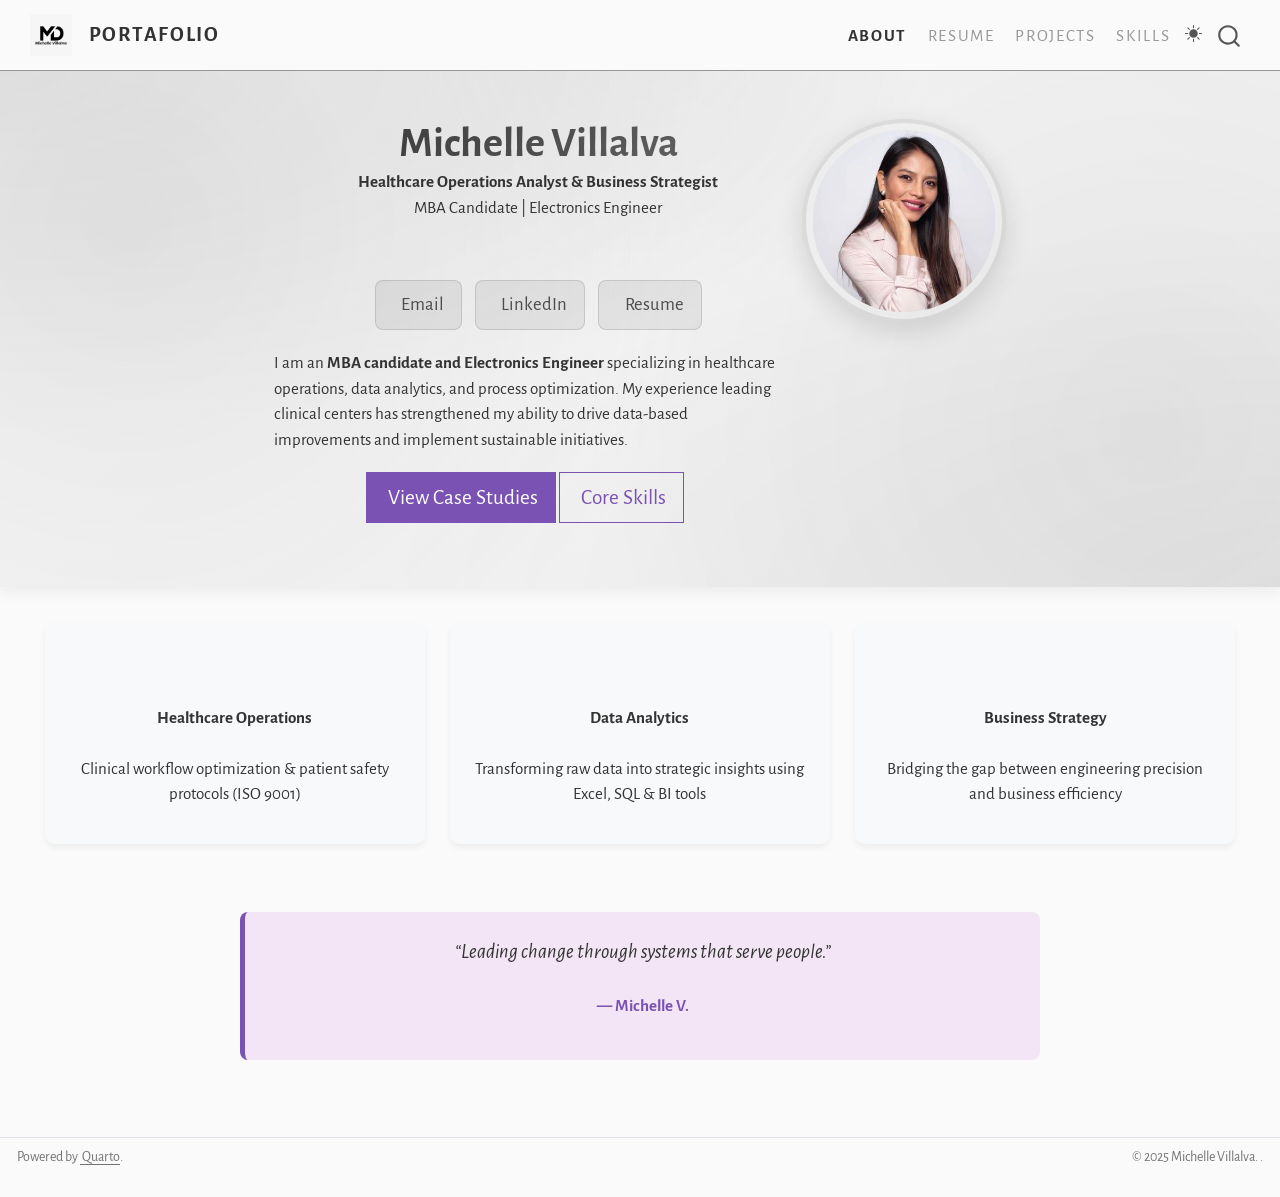
<file: index.html>
<!DOCTYPE html>
<html xmlns="http://www.w3.org/1999/xhtml" lang="en-GB" xml:lang="en-GB"><head>

<meta charset="utf-8">
<meta name="generator" content="quarto-1.8.25">

<meta name="viewport" content="width=device-width, initial-scale=1.0, user-scalable=yes">


<title>Michelle Villalva – Portafolio</title>
<style>
code{white-space: pre-wrap;}
span.smallcaps{font-variant: small-caps;}
div.columns{display: flex; gap: min(4vw, 1.5em);}
div.column{flex: auto; overflow-x: auto;}
div.hanging-indent{margin-left: 1.5em; text-indent: -1.5em;}
ul.task-list{list-style: none;}
ul.task-list li input[type="checkbox"] {
  width: 0.8em;
  margin: 0 0.8em 0.2em -1em; /* quarto-specific, see https://github.com/quarto-dev/quarto-cli/issues/4556 */ 
  vertical-align: middle;
}
</style>


<script src="site_libs/quarto-nav/quarto-nav.js"></script>
<script src="site_libs/quarto-nav/headroom.min.js"></script>
<script src="site_libs/clipboard/clipboard.min.js"></script>
<script src="site_libs/quarto-search/autocomplete.umd.js"></script>
<script src="site_libs/quarto-search/fuse.min.js"></script>
<script src="site_libs/quarto-search/quarto-search.js"></script>
<meta name="quarto:offset" content="./">
<link href="./Images/Logo.png" rel="icon" type="image/png">
<script src="site_libs/quarto-html/quarto.js" type="module"></script>
<script src="site_libs/quarto-html/tabsets/tabsets.js" type="module"></script>
<script src="site_libs/quarto-html/axe/axe-check.js" type="module"></script>
<script src="site_libs/quarto-html/popper.min.js"></script>
<script src="site_libs/quarto-html/tippy.umd.min.js"></script>
<link href="site_libs/quarto-html/tippy.css" rel="stylesheet">
<link href="site_libs/quarto-html/quarto-syntax-highlighting-7b89279ff1a6dce999919e0e67d4d9ec.css" rel="stylesheet" class="quarto-color-scheme" id="quarto-text-highlighting-styles">
<link href="site_libs/quarto-html/quarto-syntax-highlighting-dark-707d8167ce6003fca903bfe2be84ab7f.css" rel="stylesheet" class="quarto-color-scheme quarto-color-alternate" id="quarto-text-highlighting-styles">
<link href="site_libs/quarto-html/quarto-syntax-highlighting-7b89279ff1a6dce999919e0e67d4d9ec.css" rel="stylesheet" class="quarto-color-scheme-extra" id="quarto-text-highlighting-styles">
<script src="site_libs/bootstrap/bootstrap.min.js"></script>
<link href="site_libs/bootstrap/bootstrap-icons.css" rel="stylesheet">
<link href="site_libs/bootstrap/bootstrap-a17136f4d33a9f8bc275bee2c3d867d6.min.css" rel="stylesheet" append-hash="true" class="quarto-color-scheme" id="quarto-bootstrap" data-mode="light">
<link href="site_libs/bootstrap/bootstrap-dark-0ff5d8a0a2c96b8f7d39217c6cf8eadf.min.css" rel="stylesheet" append-hash="true" class="quarto-color-scheme quarto-color-alternate" id="quarto-bootstrap" data-mode="dark">
<link href="site_libs/bootstrap/bootstrap-a17136f4d33a9f8bc275bee2c3d867d6.min.css" rel="stylesheet" append-hash="true" class="quarto-color-scheme-extra" id="quarto-bootstrap" data-mode="light">
<script src="site_libs/quarto-contrib/iconify-3.0.0/iconify-icon.min.js"></script>
<script id="quarto-search-options" type="application/json">{
  "location": "navbar",
  "copy-button": false,
  "collapse-after": 3,
  "panel-placement": "end",
  "type": "overlay",
  "limit": 50,
  "keyboard-shortcut": [
    "f",
    "/",
    "s"
  ],
  "show-item-context": false,
  "language": {
    "search-no-results-text": "No results",
    "search-matching-documents-text": "matching documents",
    "search-copy-link-title": "Copy link to search",
    "search-hide-matches-text": "Hide additional matches",
    "search-more-match-text": "more match in this document",
    "search-more-matches-text": "more matches in this document",
    "search-clear-button-title": "Clear",
    "search-text-placeholder": "",
    "search-detached-cancel-button-title": "Cancel",
    "search-submit-button-title": "Submit",
    "search-label": "Search"
  }
}</script>


<meta property="og:title" content="Michelle Villalva – Portafolio">
<meta property="og:description" content="Healthcare Operations Analyst &amp; Business Strategist  MBA Candidate | Electronics Engineer">
<meta property="og:image" content="https://mdvillalva92-lab.github.io/mvillalva-portafolio/Images/Myself.jpg">
<meta property="og:site_name" content="Portafolio">
<meta name="twitter:title" content="Michelle Villalva – Portafolio">
<meta name="twitter:description" content="Healthcare Operations Analyst &amp; Business Strategist  MBA Candidate | Electronics Engineer">
<meta name="twitter:image" content="https://mdvillalva92-lab.github.io/mvillalva-portafolio/Images/Myself.jpg">
<meta name="twitter:card" content="summary_large_image">
</head>

<body class="nav-fixed fullcontent quarto-light"><script id="quarto-html-before-body" type="application/javascript">
    const toggleBodyColorMode = (bsSheetEl) => {
      const mode = bsSheetEl.getAttribute("data-mode");
      const bodyEl = window.document.querySelector("body");
      if (mode === "dark") {
        bodyEl.classList.add("quarto-dark");
        bodyEl.classList.remove("quarto-light");
      } else {
        bodyEl.classList.add("quarto-light");
        bodyEl.classList.remove("quarto-dark");
      }
    }
    const toggleBodyColorPrimary = () => {
      const bsSheetEl = window.document.querySelector("link#quarto-bootstrap:not([rel=disabled-stylesheet])");
      if (bsSheetEl) {
        toggleBodyColorMode(bsSheetEl);
      }
    }
    const setColorSchemeToggle = (alternate) => {
      const toggles = window.document.querySelectorAll('.quarto-color-scheme-toggle');
      for (let i=0; i < toggles.length; i++) {
        const toggle = toggles[i];
        if (toggle) {
          if (alternate) {
            toggle.classList.add("alternate");
          } else {
            toggle.classList.remove("alternate");
          }
        }
      }
    };
    const toggleColorMode = (alternate) => {
      // Switch the stylesheets
      const primaryStylesheets = window.document.querySelectorAll('link.quarto-color-scheme:not(.quarto-color-alternate)');
      const alternateStylesheets = window.document.querySelectorAll('link.quarto-color-scheme.quarto-color-alternate');
      manageTransitions('#quarto-margin-sidebar .nav-link', false);
      if (alternate) {
        // note: dark is layered on light, we don't disable primary!
        enableStylesheet(alternateStylesheets);
        for (const sheetNode of alternateStylesheets) {
          if (sheetNode.id === "quarto-bootstrap") {
            toggleBodyColorMode(sheetNode);
          }
        }
      } else {
        disableStylesheet(alternateStylesheets);
        enableStylesheet(primaryStylesheets)
        toggleBodyColorPrimary();
      }
      manageTransitions('#quarto-margin-sidebar .nav-link', true);
      // Switch the toggles
      setColorSchemeToggle(alternate)
      // Hack to workaround the fact that safari doesn't
      // properly recolor the scrollbar when toggling (#1455)
      if (navigator.userAgent.indexOf('Safari') > 0 && navigator.userAgent.indexOf('Chrome') == -1) {
        manageTransitions("body", false);
        window.scrollTo(0, 1);
        setTimeout(() => {
          window.scrollTo(0, 0);
          manageTransitions("body", true);
        }, 40);
      }
    }
    const disableStylesheet = (stylesheets) => {
      for (let i=0; i < stylesheets.length; i++) {
        const stylesheet = stylesheets[i];
        stylesheet.rel = 'disabled-stylesheet';
      }
    }
    const enableStylesheet = (stylesheets) => {
      for (let i=0; i < stylesheets.length; i++) {
        const stylesheet = stylesheets[i];
        if(stylesheet.rel !== 'stylesheet') { // for Chrome, which will still FOUC without this check
          stylesheet.rel = 'stylesheet';
        }
      }
    }
    const manageTransitions = (selector, allowTransitions) => {
      const els = window.document.querySelectorAll(selector);
      for (let i=0; i < els.length; i++) {
        const el = els[i];
        if (allowTransitions) {
          el.classList.remove('notransition');
        } else {
          el.classList.add('notransition');
        }
      }
    }
    const isFileUrl = () => {
      return window.location.protocol === 'file:';
    }
    const hasAlternateSentinel = () => {
      let styleSentinel = getColorSchemeSentinel();
      if (styleSentinel !== null) {
        return styleSentinel === "alternate";
      } else {
        return false;
      }
    }
    const setStyleSentinel = (alternate) => {
      const value = alternate ? "alternate" : "default";
      if (!isFileUrl()) {
        window.localStorage.setItem("quarto-color-scheme", value);
      } else {
        localAlternateSentinel = value;
      }
    }
    const getColorSchemeSentinel = () => {
      if (!isFileUrl()) {
        const storageValue = window.localStorage.getItem("quarto-color-scheme");
        return storageValue != null ? storageValue : localAlternateSentinel;
      } else {
        return localAlternateSentinel;
      }
    }
    const toggleGiscusIfUsed = (isAlternate, darkModeDefault) => {
      const baseTheme = document.querySelector('#giscus-base-theme')?.value ?? 'light';
      const alternateTheme = document.querySelector('#giscus-alt-theme')?.value ?? 'dark';
      let newTheme = '';
      if(authorPrefersDark) {
        newTheme = isAlternate ? baseTheme : alternateTheme;
      } else {
        newTheme = isAlternate ? alternateTheme : baseTheme;
      }
      const changeGiscusTheme = () => {
        // From: https://github.com/giscus/giscus/issues/336
        const sendMessage = (message) => {
          const iframe = document.querySelector('iframe.giscus-frame');
          if (!iframe) return;
          iframe.contentWindow.postMessage({ giscus: message }, 'https://giscus.app');
        }
        sendMessage({
          setConfig: {
            theme: newTheme
          }
        });
      }
      const isGiscussLoaded = window.document.querySelector('iframe.giscus-frame') !== null;
      if (isGiscussLoaded) {
        changeGiscusTheme();
      }
    };
    const authorPrefersDark = false;
    const darkModeDefault = authorPrefersDark;
      document.querySelector('link#quarto-text-highlighting-styles.quarto-color-scheme-extra').rel = 'disabled-stylesheet';
      document.querySelector('link#quarto-bootstrap.quarto-color-scheme-extra').rel = 'disabled-stylesheet';
    let localAlternateSentinel = darkModeDefault ? 'alternate' : 'default';
    // Dark / light mode switch
    window.quartoToggleColorScheme = () => {
      // Read the current dark / light value
      let toAlternate = !hasAlternateSentinel();
      toggleColorMode(toAlternate);
      setStyleSentinel(toAlternate);
      toggleGiscusIfUsed(toAlternate, darkModeDefault);
      window.dispatchEvent(new Event('resize'));
    };
    // Switch to dark mode if need be
    if (hasAlternateSentinel()) {
      toggleColorMode(true);
    } else {
      toggleColorMode(false);
    }
  </script>

<div id="quarto-search-results"></div>
  <header id="quarto-header" class="headroom fixed-top">
    <nav class="navbar navbar-expand-lg " data-bs-theme="dark">
      <div class="navbar-container container-fluid">
      <div class="navbar-brand-container mx-auto">
    <a href="./index.html" class="navbar-brand navbar-brand-logo">
    <img src="./Images/Logo.png" alt="Michelle Villalva Logo" class="navbar-logo light-content">
    <img src="./Images/Logo.png" alt="Michelle Villalva Logo" class="navbar-logo dark-content">
    </a>
    <a class="navbar-brand" href="./index.html">
    <span class="navbar-title">PORTAFOLIO</span>
    </a>
  </div>
            <div id="quarto-search" class="" title="Search"></div>
          <button class="navbar-toggler" type="button" data-bs-toggle="collapse" data-bs-target="#navbarCollapse" aria-controls="navbarCollapse" role="menu" aria-expanded="false" aria-label="Toggle navigation" onclick="if (window.quartoToggleHeadroom) { window.quartoToggleHeadroom(); }">
  <span class="navbar-toggler-icon"></span>
</button>
          <div class="collapse navbar-collapse" id="navbarCollapse">
            <ul class="navbar-nav navbar-nav-scroll ms-auto">
  <li class="nav-item">
    <a class="nav-link active" href="./index.html" aria-current="page"> 
<span class="menu-text">About</span></a>
  </li>  
  <li class="nav-item">
    <a class="nav-link" href="./resume.html"> 
<span class="menu-text">Resume</span></a>
  </li>  
  <li class="nav-item">
    <a class="nav-link" href="./projects.html"> 
<span class="menu-text">Projects</span></a>
  </li>  
  <li class="nav-item">
    <a class="nav-link" href="./skills.html"> 
<span class="menu-text">Skills</span></a>
  </li>  
</ul>
          </div> <!-- /navcollapse -->
            <div class="quarto-navbar-tools">
  <a href="" class="quarto-color-scheme-toggle quarto-navigation-tool  px-1" onclick="window.quartoToggleColorScheme(); return false;" title="Toggle dark mode"><i class="bi"></i></a>
</div>
      </div> <!-- /container-fluid -->
    </nav>
</header>
<!-- content -->
<div id="quarto-content" class="quarto-container page-columns page-rows-contents page-layout-article page-navbar">
<!-- sidebar -->
<!-- margin-sidebar -->
    
<!-- main -->
<main class="content page-columns page-full" id="quarto-document-content">





<div class="quarto-about-solana column-body">
  <div class="about-entity">
    <div class="entity-contents">
      <header id="title-block-header" class="quarto-title-block default">
<div class="quarto-title">
<h1 class="title">Michelle Villalva</h1>
<p class="subtitle lead"></p><p><strong>Healthcare Operations Analyst &amp; Business Strategist</strong> <br> MBA Candidate | Electronics Engineer</p><p></p>
</div>
<div class="quarto-title-meta">
  </div>
</header> <div class="about-links">
  <a href="mailto:michelle.villalva92@gmail.com" class="about-link" rel="" target="">
     <span class="about-link-text"><iconify-icon role="img" inline="" icon="fa6-solid:envelope" aria-label="Icon envelope from fa6-solid Iconify.design set." title="Icon envelope from fa6-solid Iconify.design set."></iconify-icon> Email</span>
  </a>
  <a href="https://www.linkedin.com/in/mdvillalva1/" class="about-link" rel="" target="">
     <span class="about-link-text"><iconify-icon role="img" inline="" icon="fa6-brands:linkedin" aria-label="Icon linkedin from fa6-brands Iconify.design set." title="Icon linkedin from fa6-brands Iconify.design set."></iconify-icon> LinkedIn</span>
  </a>
  <a href="/Files/Michelle_Villalva_Resume.pdf" class="about-link" rel="" target="_blank">
     <span class="about-link-text"><iconify-icon role="img" inline="" icon="fa6-solid:file-pdf" aria-label="Icon file-pdf from fa6-solid Iconify.design set." title="Icon file-pdf from fa6-solid Iconify.design set."></iconify-icon> Resume</span>
  </a>
</div>
      <div class="about-contents"><div id="hero-heading">
<p>I am an <strong>MBA candidate and Electronics Engineer</strong> specializing in healthcare operations, data analytics, and process optimization. My experience leading clinical centers has strengthened my ability to drive data-based improvements and implement sustainable initiatives.</p>
<div style="display: flex; gap: 15px; justify-content: center; align-items: center; width: 100%; margin-top: 20px; margin-bottom: 30px;">
<p><a href="./projects.html" class="btn btn-primary btn-lg" role="button" style="background-color: #7952b3; border-color: #7952b3;"> <iconify-icon role="img" inline="" icon="fa6-solid:chart-line" aria-label="Icon chart-line from fa6-solid Iconify.design set." title="Icon chart-line from fa6-solid Iconify.design set."></iconify-icon> View Case Studies </a> <a href="./skills.html" class="btn btn-outline-primary btn-lg" role="button" style="color: #7952b3; border-color: #7952b3;"> <iconify-icon role="img" inline="" icon="fa6-solid:layer-group" aria-label="Icon layer-group from fa6-solid Iconify.design set." title="Icon layer-group from fa6-solid Iconify.design set."></iconify-icon> Core Skills </a></p>
</div>
</div></div>
    </div>
    <img src="Images/Myself.jpg" class="about-image
  round " style="height: 12em; width: 12em;">
  </div>
</div>

<div class="column-page">
<div class="grid">
<section id="section" class="level3 g-col-12 g-col-md-4" style="background-color: #f8f9fa; border-radius: 10px; padding: 20px; text-align: center; box-shadow: 0 4px 6px rgba(0,0,0,0.05);">
<h3 data-anchor-id="section"><iconify-icon role="img" inline="" icon="fa6-solid:hospital-user" aria-label="Icon hospital-user from fa6-solid Iconify.design set." title="Icon hospital-user from fa6-solid Iconify.design set."></iconify-icon></h3>
<p><strong>Healthcare Operations</strong> <br><br> Clinical workflow optimization &amp; patient safety protocols (ISO 9001)</p>
</section>
<section id="section-1" class="level3 g-col-12 g-col-md-4" style="background-color: #f8f9fa; border-radius: 10px; padding: 20px; text-align: center; box-shadow: 0 4px 6px rgba(0,0,0,0.05);">
<h3 data-anchor-id="section-1"><iconify-icon role="img" inline="" icon="fa6-solid:database" aria-label="Icon database from fa6-solid Iconify.design set." title="Icon database from fa6-solid Iconify.design set."></iconify-icon></h3>
<p><strong>Data Analytics</strong> <br><br> Transforming raw data into strategic insights using Excel, SQL &amp; BI tools</p>
</section>
<section id="section-2" class="level3 g-col-12 g-col-md-4" style="background-color: #f8f9fa; border-radius: 10px; padding: 20px; text-align: center; box-shadow: 0 4px 6px rgba(0,0,0,0.05);">
<h3 data-anchor-id="section-2"><iconify-icon role="img" inline="" icon="fa6-solid:lightbulb" aria-label="Icon lightbulb from fa6-solid Iconify.design set." title="Icon lightbulb from fa6-solid Iconify.design set."></iconify-icon></h3>
<p><strong>Business Strategy</strong> <br><br> Bridging the gap between engineering precision and business efficiency</p>
</section>
</div>
<p><br><br></p>
<div style="background-color: #f3e5f5; padding: 25px; border-radius: 8px; border-left: 5px solid #7952b3; text-align: center; max-width: 800px; margin: 0 auto;">
<p><span style="font-size: 1.2em; font-style: italic; color: #333;"> “Leading change through systems that serve people.” </span> <br><br> <span style="font-weight: bold; color: #7952b3;">— Michelle V.</span></p>
</div>
</div>




<a onclick="window.scrollTo(0, 0); return false;" role="button" id="quarto-back-to-top"><i class="bi bi-arrow-up"></i> Back to top</a></main> <!-- /main -->
<script id="quarto-html-after-body" type="application/javascript">
  window.document.addEventListener("DOMContentLoaded", function (event) {
    // Ensure there is a toggle, if there isn't float one in the top right
    if (window.document.querySelector('.quarto-color-scheme-toggle') === null) {
      const a = window.document.createElement('a');
      a.classList.add('top-right');
      a.classList.add('quarto-color-scheme-toggle');
      a.href = "";
      a.onclick = function() { try { window.quartoToggleColorScheme(); } catch {} return false; };
      const i = window.document.createElement("i");
      i.classList.add('bi');
      a.appendChild(i);
      window.document.body.appendChild(a);
    }
    setColorSchemeToggle(hasAlternateSentinel())
    const isCodeAnnotation = (el) => {
      for (const clz of el.classList) {
        if (clz.startsWith('code-annotation-')) {                     
          return true;
        }
      }
      return false;
    }
    const onCopySuccess = function(e) {
      // button target
      const button = e.trigger;
      // don't keep focus
      button.blur();
      // flash "checked"
      button.classList.add('code-copy-button-checked');
      var currentTitle = button.getAttribute("title");
      button.setAttribute("title", "Copied!");
      let tooltip;
      if (window.bootstrap) {
        button.setAttribute("data-bs-toggle", "tooltip");
        button.setAttribute("data-bs-placement", "left");
        button.setAttribute("data-bs-title", "Copied!");
        tooltip = new bootstrap.Tooltip(button, 
          { trigger: "manual", 
            customClass: "code-copy-button-tooltip",
            offset: [0, -8]});
        tooltip.show();    
      }
      setTimeout(function() {
        if (tooltip) {
          tooltip.hide();
          button.removeAttribute("data-bs-title");
          button.removeAttribute("data-bs-toggle");
          button.removeAttribute("data-bs-placement");
        }
        button.setAttribute("title", currentTitle);
        button.classList.remove('code-copy-button-checked');
      }, 1000);
      // clear code selection
      e.clearSelection();
    }
    const getTextToCopy = function(trigger) {
      const outerScaffold = trigger.parentElement.cloneNode(true);
      const codeEl = outerScaffold.querySelector('code');
      for (const childEl of codeEl.children) {
        if (isCodeAnnotation(childEl)) {
          childEl.remove();
        }
      }
      return codeEl.innerText;
    }
    const clipboard = new window.ClipboardJS('.code-copy-button:not([data-in-quarto-modal])', {
      text: getTextToCopy
    });
    clipboard.on('success', onCopySuccess);
    if (window.document.getElementById('quarto-embedded-source-code-modal')) {
      const clipboardModal = new window.ClipboardJS('.code-copy-button[data-in-quarto-modal]', {
        text: getTextToCopy,
        container: window.document.getElementById('quarto-embedded-source-code-modal')
      });
      clipboardModal.on('success', onCopySuccess);
    }
    const viewSource = window.document.getElementById('quarto-view-source') ||
                       window.document.getElementById('quarto-code-tools-source');
    if (viewSource) {
      const sourceUrl = viewSource.getAttribute("data-quarto-source-url");
      viewSource.addEventListener("click", function(e) {
        if (sourceUrl) {
          // rstudio viewer pane
          if (/\bcapabilities=\b/.test(window.location)) {
            window.open(sourceUrl);
          } else {
            window.location.href = sourceUrl;
          }
        } else {
          const modal = new bootstrap.Modal(document.getElementById('quarto-embedded-source-code-modal'));
          modal.show();
        }
        return false;
      });
    }
    function toggleCodeHandler(show) {
      return function(e) {
        const detailsSrc = window.document.querySelectorAll(".cell > details > .sourceCode");
        for (let i=0; i<detailsSrc.length; i++) {
          const details = detailsSrc[i].parentElement;
          if (show) {
            details.open = true;
          } else {
            details.removeAttribute("open");
          }
        }
        const cellCodeDivs = window.document.querySelectorAll(".cell > .sourceCode");
        const fromCls = show ? "hidden" : "unhidden";
        const toCls = show ? "unhidden" : "hidden";
        for (let i=0; i<cellCodeDivs.length; i++) {
          const codeDiv = cellCodeDivs[i];
          if (codeDiv.classList.contains(fromCls)) {
            codeDiv.classList.remove(fromCls);
            codeDiv.classList.add(toCls);
          } 
        }
        return false;
      }
    }
    const hideAllCode = window.document.getElementById("quarto-hide-all-code");
    if (hideAllCode) {
      hideAllCode.addEventListener("click", toggleCodeHandler(false));
    }
    const showAllCode = window.document.getElementById("quarto-show-all-code");
    if (showAllCode) {
      showAllCode.addEventListener("click", toggleCodeHandler(true));
    }
      var localhostRegex = new RegExp(/^(?:http|https):\/\/localhost\:?[0-9]*\//);
      var mailtoRegex = new RegExp(/^mailto:/);
        var filterRegex = new RegExp("https:\/\/mdvillalva92-lab\.github\.io\/mvillalva-portafolio\/");
      var isInternal = (href) => {
          return filterRegex.test(href) || localhostRegex.test(href) || mailtoRegex.test(href);
      }
      // Inspect non-navigation links and adorn them if external
     var links = window.document.querySelectorAll('a[href]:not(.nav-link):not(.navbar-brand):not(.toc-action):not(.sidebar-link):not(.sidebar-item-toggle):not(.pagination-link):not(.no-external):not([aria-hidden]):not(.dropdown-item):not(.quarto-navigation-tool):not(.about-link)');
      for (var i=0; i<links.length; i++) {
        const link = links[i];
        if (!isInternal(link.href)) {
          // undo the damage that might have been done by quarto-nav.js in the case of
          // links that we want to consider external
          if (link.dataset.originalHref !== undefined) {
            link.href = link.dataset.originalHref;
          }
            // target, if specified
            link.setAttribute("target", "_blank");
            if (link.getAttribute("rel") === null) {
              link.setAttribute("rel", "noopener");
            }
        }
      }
    function tippyHover(el, contentFn, onTriggerFn, onUntriggerFn) {
      const config = {
        allowHTML: true,
        maxWidth: 500,
        delay: 100,
        arrow: false,
        appendTo: function(el) {
            return el.parentElement;
        },
        interactive: true,
        interactiveBorder: 10,
        theme: 'quarto',
        placement: 'bottom-start',
      };
      if (contentFn) {
        config.content = contentFn;
      }
      if (onTriggerFn) {
        config.onTrigger = onTriggerFn;
      }
      if (onUntriggerFn) {
        config.onUntrigger = onUntriggerFn;
      }
      window.tippy(el, config); 
    }
    const noterefs = window.document.querySelectorAll('a[role="doc-noteref"]');
    for (var i=0; i<noterefs.length; i++) {
      const ref = noterefs[i];
      tippyHover(ref, function() {
        // use id or data attribute instead here
        let href = ref.getAttribute('data-footnote-href') || ref.getAttribute('href');
        try { href = new URL(href).hash; } catch {}
        const id = href.replace(/^#\/?/, "");
        const note = window.document.getElementById(id);
        if (note) {
          return note.innerHTML;
        } else {
          return "";
        }
      });
    }
    const xrefs = window.document.querySelectorAll('a.quarto-xref');
    const processXRef = (id, note) => {
      // Strip column container classes
      const stripColumnClz = (el) => {
        el.classList.remove("page-full", "page-columns");
        if (el.children) {
          for (const child of el.children) {
            stripColumnClz(child);
          }
        }
      }
      stripColumnClz(note)
      if (id === null || id.startsWith('sec-')) {
        // Special case sections, only their first couple elements
        const container = document.createElement("div");
        if (note.children && note.children.length > 2) {
          container.appendChild(note.children[0].cloneNode(true));
          for (let i = 1; i < note.children.length; i++) {
            const child = note.children[i];
            if (child.tagName === "P" && child.innerText === "") {
              continue;
            } else {
              container.appendChild(child.cloneNode(true));
              break;
            }
          }
          if (window.Quarto?.typesetMath) {
            window.Quarto.typesetMath(container);
          }
          return container.innerHTML
        } else {
          if (window.Quarto?.typesetMath) {
            window.Quarto.typesetMath(note);
          }
          return note.innerHTML;
        }
      } else {
        // Remove any anchor links if they are present
        const anchorLink = note.querySelector('a.anchorjs-link');
        if (anchorLink) {
          anchorLink.remove();
        }
        if (window.Quarto?.typesetMath) {
          window.Quarto.typesetMath(note);
        }
        if (note.classList.contains("callout")) {
          return note.outerHTML;
        } else {
          return note.innerHTML;
        }
      }
    }
    for (var i=0; i<xrefs.length; i++) {
      const xref = xrefs[i];
      tippyHover(xref, undefined, function(instance) {
        instance.disable();
        let url = xref.getAttribute('href');
        let hash = undefined; 
        if (url.startsWith('#')) {
          hash = url;
        } else {
          try { hash = new URL(url).hash; } catch {}
        }
        if (hash) {
          const id = hash.replace(/^#\/?/, "");
          const note = window.document.getElementById(id);
          if (note !== null) {
            try {
              const html = processXRef(id, note.cloneNode(true));
              instance.setContent(html);
            } finally {
              instance.enable();
              instance.show();
            }
          } else {
            // See if we can fetch this
            fetch(url.split('#')[0])
            .then(res => res.text())
            .then(html => {
              const parser = new DOMParser();
              const htmlDoc = parser.parseFromString(html, "text/html");
              const note = htmlDoc.getElementById(id);
              if (note !== null) {
                const html = processXRef(id, note);
                instance.setContent(html);
              } 
            }).finally(() => {
              instance.enable();
              instance.show();
            });
          }
        } else {
          // See if we can fetch a full url (with no hash to target)
          // This is a special case and we should probably do some content thinning / targeting
          fetch(url)
          .then(res => res.text())
          .then(html => {
            const parser = new DOMParser();
            const htmlDoc = parser.parseFromString(html, "text/html");
            const note = htmlDoc.querySelector('main.content');
            if (note !== null) {
              // This should only happen for chapter cross references
              // (since there is no id in the URL)
              // remove the first header
              if (note.children.length > 0 && note.children[0].tagName === "HEADER") {
                note.children[0].remove();
              }
              const html = processXRef(null, note);
              instance.setContent(html);
            } 
          }).finally(() => {
            instance.enable();
            instance.show();
          });
        }
      }, function(instance) {
      });
    }
        let selectedAnnoteEl;
        const selectorForAnnotation = ( cell, annotation) => {
          let cellAttr = 'data-code-cell="' + cell + '"';
          let lineAttr = 'data-code-annotation="' +  annotation + '"';
          const selector = 'span[' + cellAttr + '][' + lineAttr + ']';
          return selector;
        }
        const selectCodeLines = (annoteEl) => {
          const doc = window.document;
          const targetCell = annoteEl.getAttribute("data-target-cell");
          const targetAnnotation = annoteEl.getAttribute("data-target-annotation");
          const annoteSpan = window.document.querySelector(selectorForAnnotation(targetCell, targetAnnotation));
          const lines = annoteSpan.getAttribute("data-code-lines").split(",");
          const lineIds = lines.map((line) => {
            return targetCell + "-" + line;
          })
          let top = null;
          let height = null;
          let parent = null;
          if (lineIds.length > 0) {
              //compute the position of the single el (top and bottom and make a div)
              const el = window.document.getElementById(lineIds[0]);
              top = el.offsetTop;
              height = el.offsetHeight;
              parent = el.parentElement.parentElement;
            if (lineIds.length > 1) {
              const lastEl = window.document.getElementById(lineIds[lineIds.length - 1]);
              const bottom = lastEl.offsetTop + lastEl.offsetHeight;
              height = bottom - top;
            }
            if (top !== null && height !== null && parent !== null) {
              // cook up a div (if necessary) and position it 
              let div = window.document.getElementById("code-annotation-line-highlight");
              if (div === null) {
                div = window.document.createElement("div");
                div.setAttribute("id", "code-annotation-line-highlight");
                div.style.position = 'absolute';
                parent.appendChild(div);
              }
              div.style.top = top - 2 + "px";
              div.style.height = height + 4 + "px";
              div.style.left = 0;
              let gutterDiv = window.document.getElementById("code-annotation-line-highlight-gutter");
              if (gutterDiv === null) {
                gutterDiv = window.document.createElement("div");
                gutterDiv.setAttribute("id", "code-annotation-line-highlight-gutter");
                gutterDiv.style.position = 'absolute';
                const codeCell = window.document.getElementById(targetCell);
                const gutter = codeCell.querySelector('.code-annotation-gutter');
                gutter.appendChild(gutterDiv);
              }
              gutterDiv.style.top = top - 2 + "px";
              gutterDiv.style.height = height + 4 + "px";
            }
            selectedAnnoteEl = annoteEl;
          }
        };
        const unselectCodeLines = () => {
          const elementsIds = ["code-annotation-line-highlight", "code-annotation-line-highlight-gutter"];
          elementsIds.forEach((elId) => {
            const div = window.document.getElementById(elId);
            if (div) {
              div.remove();
            }
          });
          selectedAnnoteEl = undefined;
        };
          // Handle positioning of the toggle
      window.addEventListener(
        "resize",
        throttle(() => {
          elRect = undefined;
          if (selectedAnnoteEl) {
            selectCodeLines(selectedAnnoteEl);
          }
        }, 10)
      );
      function throttle(fn, ms) {
      let throttle = false;
      let timer;
        return (...args) => {
          if(!throttle) { // first call gets through
              fn.apply(this, args);
              throttle = true;
          } else { // all the others get throttled
              if(timer) clearTimeout(timer); // cancel #2
              timer = setTimeout(() => {
                fn.apply(this, args);
                timer = throttle = false;
              }, ms);
          }
        };
      }
        // Attach click handler to the DT
        const annoteDls = window.document.querySelectorAll('dt[data-target-cell]');
        for (const annoteDlNode of annoteDls) {
          annoteDlNode.addEventListener('click', (event) => {
            const clickedEl = event.target;
            if (clickedEl !== selectedAnnoteEl) {
              unselectCodeLines();
              const activeEl = window.document.querySelector('dt[data-target-cell].code-annotation-active');
              if (activeEl) {
                activeEl.classList.remove('code-annotation-active');
              }
              selectCodeLines(clickedEl);
              clickedEl.classList.add('code-annotation-active');
            } else {
              // Unselect the line
              unselectCodeLines();
              clickedEl.classList.remove('code-annotation-active');
            }
          });
        }
    const findCites = (el) => {
      const parentEl = el.parentElement;
      if (parentEl) {
        const cites = parentEl.dataset.cites;
        if (cites) {
          return {
            el,
            cites: cites.split(' ')
          };
        } else {
          return findCites(el.parentElement)
        }
      } else {
        return undefined;
      }
    };
    var bibliorefs = window.document.querySelectorAll('a[role="doc-biblioref"]');
    for (var i=0; i<bibliorefs.length; i++) {
      const ref = bibliorefs[i];
      const citeInfo = findCites(ref);
      if (citeInfo) {
        tippyHover(citeInfo.el, function() {
          var popup = window.document.createElement('div');
          citeInfo.cites.forEach(function(cite) {
            var citeDiv = window.document.createElement('div');
            citeDiv.classList.add('hanging-indent');
            citeDiv.classList.add('csl-entry');
            var biblioDiv = window.document.getElementById('ref-' + cite);
            if (biblioDiv) {
              citeDiv.innerHTML = biblioDiv.innerHTML;
            }
            popup.appendChild(citeDiv);
          });
          return popup.innerHTML;
        });
      }
    }
  });
  </script>
</div> <!-- /content -->
<footer class="footer">
  <div class="nav-footer">
    <div class="nav-footer-left">
<p>Powered by <a href="https://quarto.org"><iconify-icon role="img" inline="" icon="simple-icons:quarto" aria-label="Quarto Logo" title="Quarto Logo"></iconify-icon> Quarto</a>.</p>
</div>   
    <div class="nav-footer-center">
      &nbsp;
    </div>
    <div class="nav-footer-right">
<p>© 2025 Michelle Villalva. <iconify-icon role="img" inline="" icon="octicon:heart-fill-16" aria-label="Heart" title="Heart"></iconify-icon>.</p>
</div>
  </div>
</footer>
<script>
  document.querySelectorAll('header#title-block-header div, header#title-block-header p').forEach(function(el) {
    if (!el.textContent.trim()) {
      el.style.display = 'none';
      el.textContent = "";
    }
  });
</script>




</body></html>
</file>
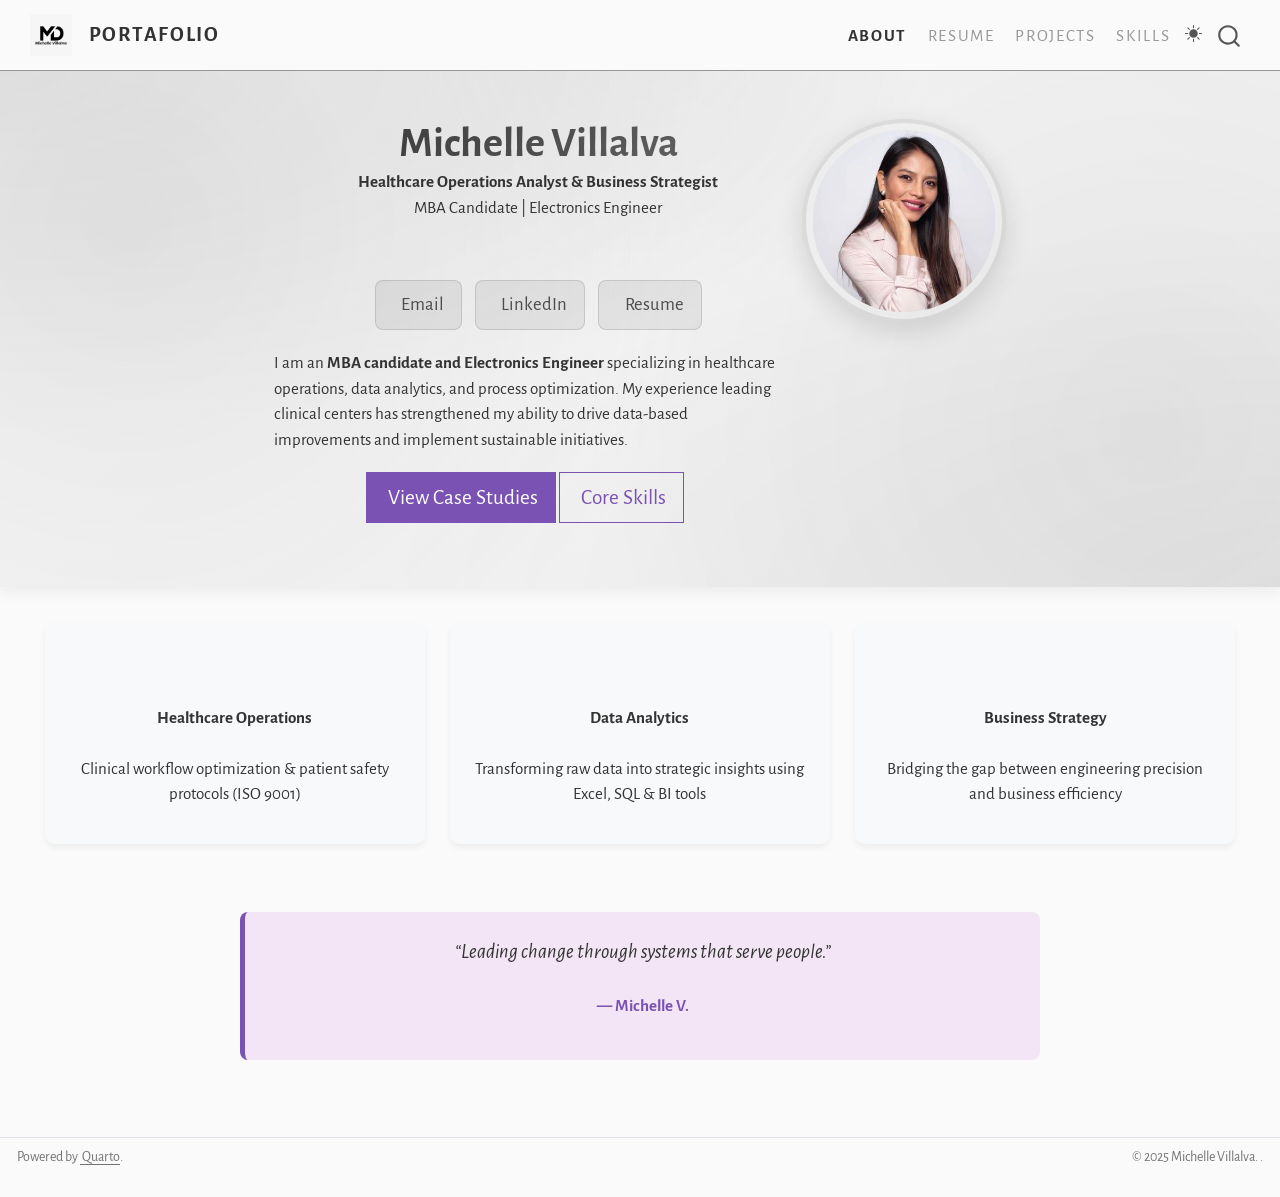
<file: index 2.html>
<!DOCTYPE html>
<html xmlns="http://www.w3.org/1999/xhtml" lang="en-GB" xml:lang="en-GB"><head>

<meta charset="utf-8">
<meta name="generator" content="quarto-1.8.25">

<meta name="viewport" content="width=device-width, initial-scale=1.0, user-scalable=yes">


<title>Michelle Villalva – Portafolio</title>
<style>
code{white-space: pre-wrap;}
span.smallcaps{font-variant: small-caps;}
div.columns{display: flex; gap: min(4vw, 1.5em);}
div.column{flex: auto; overflow-x: auto;}
div.hanging-indent{margin-left: 1.5em; text-indent: -1.5em;}
ul.task-list{list-style: none;}
ul.task-list li input[type="checkbox"] {
  width: 0.8em;
  margin: 0 0.8em 0.2em -1em; /* quarto-specific, see https://github.com/quarto-dev/quarto-cli/issues/4556 */ 
  vertical-align: middle;
}
</style>


<script src="site_libs/quarto-nav/quarto-nav.js"></script>
<script src="site_libs/quarto-nav/headroom.min.js"></script>
<script src="site_libs/clipboard/clipboard.min.js"></script>
<script src="site_libs/quarto-search/autocomplete.umd.js"></script>
<script src="site_libs/quarto-search/fuse.min.js"></script>
<script src="site_libs/quarto-search/quarto-search.js"></script>
<meta name="quarto:offset" content="./">
<link href="./Images/Logo.png" rel="icon" type="image/png">
<script src="site_libs/quarto-html/quarto.js" type="module"></script>
<script src="site_libs/quarto-html/tabsets/tabsets.js" type="module"></script>
<script src="site_libs/quarto-html/axe/axe-check.js" type="module"></script>
<script src="site_libs/quarto-html/popper.min.js"></script>
<script src="site_libs/quarto-html/tippy.umd.min.js"></script>
<link href="site_libs/quarto-html/tippy.css" rel="stylesheet">
<link href="site_libs/quarto-html/quarto-syntax-highlighting-7b89279ff1a6dce999919e0e67d4d9ec.css" rel="stylesheet" class="quarto-color-scheme" id="quarto-text-highlighting-styles">
<link href="site_libs/quarto-html/quarto-syntax-highlighting-dark-707d8167ce6003fca903bfe2be84ab7f.css" rel="stylesheet" class="quarto-color-scheme quarto-color-alternate" id="quarto-text-highlighting-styles">
<link href="site_libs/quarto-html/quarto-syntax-highlighting-7b89279ff1a6dce999919e0e67d4d9ec.css" rel="stylesheet" class="quarto-color-scheme-extra" id="quarto-text-highlighting-styles">
<script src="site_libs/bootstrap/bootstrap.min.js"></script>
<link href="site_libs/bootstrap/bootstrap-icons.css" rel="stylesheet">
<link href="site_libs/bootstrap/bootstrap-a17136f4d33a9f8bc275bee2c3d867d6.min.css" rel="stylesheet" append-hash="true" class="quarto-color-scheme" id="quarto-bootstrap" data-mode="light">
<link href="site_libs/bootstrap/bootstrap-dark-0ff5d8a0a2c96b8f7d39217c6cf8eadf.min.css" rel="stylesheet" append-hash="true" class="quarto-color-scheme quarto-color-alternate" id="quarto-bootstrap" data-mode="dark">
<link href="site_libs/bootstrap/bootstrap-a17136f4d33a9f8bc275bee2c3d867d6.min.css" rel="stylesheet" append-hash="true" class="quarto-color-scheme-extra" id="quarto-bootstrap" data-mode="light">
<script src="site_libs/quarto-contrib/iconify-3.0.0/iconify-icon.min.js"></script>
<script id="quarto-search-options" type="application/json">{
  "location": "navbar",
  "copy-button": false,
  "collapse-after": 3,
  "panel-placement": "end",
  "type": "overlay",
  "limit": 50,
  "keyboard-shortcut": [
    "f",
    "/",
    "s"
  ],
  "show-item-context": false,
  "language": {
    "search-no-results-text": "No results",
    "search-matching-documents-text": "matching documents",
    "search-copy-link-title": "Copy link to search",
    "search-hide-matches-text": "Hide additional matches",
    "search-more-match-text": "more match in this document",
    "search-more-matches-text": "more matches in this document",
    "search-clear-button-title": "Clear",
    "search-text-placeholder": "",
    "search-detached-cancel-button-title": "Cancel",
    "search-submit-button-title": "Submit",
    "search-label": "Search"
  }
}</script>


<meta property="og:title" content="Michelle Villalva – Portafolio">
<meta property="og:description" content="Healthcare Operations Analyst &amp; Business Strategist  MBA Candidate | Electronics Engineer">
<meta property="og:image" content="Images/Myself.jpg">
<meta property="og:site_name" content="Portafolio">
<meta name="twitter:title" content="Michelle Villalva – Portafolio">
<meta name="twitter:description" content="Healthcare Operations Analyst &amp; Business Strategist  MBA Candidate | Electronics Engineer">
<meta name="twitter:image" content="Images/Myself.jpg">
<meta name="twitter:card" content="summary_large_image">
</head>

<body class="nav-fixed fullcontent quarto-light"><script id="quarto-html-before-body" type="application/javascript">
    const toggleBodyColorMode = (bsSheetEl) => {
      const mode = bsSheetEl.getAttribute("data-mode");
      const bodyEl = window.document.querySelector("body");
      if (mode === "dark") {
        bodyEl.classList.add("quarto-dark");
        bodyEl.classList.remove("quarto-light");
      } else {
        bodyEl.classList.add("quarto-light");
        bodyEl.classList.remove("quarto-dark");
      }
    }
    const toggleBodyColorPrimary = () => {
      const bsSheetEl = window.document.querySelector("link#quarto-bootstrap:not([rel=disabled-stylesheet])");
      if (bsSheetEl) {
        toggleBodyColorMode(bsSheetEl);
      }
    }
    const setColorSchemeToggle = (alternate) => {
      const toggles = window.document.querySelectorAll('.quarto-color-scheme-toggle');
      for (let i=0; i < toggles.length; i++) {
        const toggle = toggles[i];
        if (toggle) {
          if (alternate) {
            toggle.classList.add("alternate");
          } else {
            toggle.classList.remove("alternate");
          }
        }
      }
    };
    const toggleColorMode = (alternate) => {
      // Switch the stylesheets
      const primaryStylesheets = window.document.querySelectorAll('link.quarto-color-scheme:not(.quarto-color-alternate)');
      const alternateStylesheets = window.document.querySelectorAll('link.quarto-color-scheme.quarto-color-alternate');
      manageTransitions('#quarto-margin-sidebar .nav-link', false);
      if (alternate) {
        // note: dark is layered on light, we don't disable primary!
        enableStylesheet(alternateStylesheets);
        for (const sheetNode of alternateStylesheets) {
          if (sheetNode.id === "quarto-bootstrap") {
            toggleBodyColorMode(sheetNode);
          }
        }
      } else {
        disableStylesheet(alternateStylesheets);
        enableStylesheet(primaryStylesheets)
        toggleBodyColorPrimary();
      }
      manageTransitions('#quarto-margin-sidebar .nav-link', true);
      // Switch the toggles
      setColorSchemeToggle(alternate)
      // Hack to workaround the fact that safari doesn't
      // properly recolor the scrollbar when toggling (#1455)
      if (navigator.userAgent.indexOf('Safari') > 0 && navigator.userAgent.indexOf('Chrome') == -1) {
        manageTransitions("body", false);
        window.scrollTo(0, 1);
        setTimeout(() => {
          window.scrollTo(0, 0);
          manageTransitions("body", true);
        }, 40);
      }
    }
    const disableStylesheet = (stylesheets) => {
      for (let i=0; i < stylesheets.length; i++) {
        const stylesheet = stylesheets[i];
        stylesheet.rel = 'disabled-stylesheet';
      }
    }
    const enableStylesheet = (stylesheets) => {
      for (let i=0; i < stylesheets.length; i++) {
        const stylesheet = stylesheets[i];
        if(stylesheet.rel !== 'stylesheet') { // for Chrome, which will still FOUC without this check
          stylesheet.rel = 'stylesheet';
        }
      }
    }
    const manageTransitions = (selector, allowTransitions) => {
      const els = window.document.querySelectorAll(selector);
      for (let i=0; i < els.length; i++) {
        const el = els[i];
        if (allowTransitions) {
          el.classList.remove('notransition');
        } else {
          el.classList.add('notransition');
        }
      }
    }
    const isFileUrl = () => {
      return window.location.protocol === 'file:';
    }
    const hasAlternateSentinel = () => {
      let styleSentinel = getColorSchemeSentinel();
      if (styleSentinel !== null) {
        return styleSentinel === "alternate";
      } else {
        return false;
      }
    }
    const setStyleSentinel = (alternate) => {
      const value = alternate ? "alternate" : "default";
      if (!isFileUrl()) {
        window.localStorage.setItem("quarto-color-scheme", value);
      } else {
        localAlternateSentinel = value;
      }
    }
    const getColorSchemeSentinel = () => {
      if (!isFileUrl()) {
        const storageValue = window.localStorage.getItem("quarto-color-scheme");
        return storageValue != null ? storageValue : localAlternateSentinel;
      } else {
        return localAlternateSentinel;
      }
    }
    const toggleGiscusIfUsed = (isAlternate, darkModeDefault) => {
      const baseTheme = document.querySelector('#giscus-base-theme')?.value ?? 'light';
      const alternateTheme = document.querySelector('#giscus-alt-theme')?.value ?? 'dark';
      let newTheme = '';
      if(authorPrefersDark) {
        newTheme = isAlternate ? baseTheme : alternateTheme;
      } else {
        newTheme = isAlternate ? alternateTheme : baseTheme;
      }
      const changeGiscusTheme = () => {
        // From: https://github.com/giscus/giscus/issues/336
        const sendMessage = (message) => {
          const iframe = document.querySelector('iframe.giscus-frame');
          if (!iframe) return;
          iframe.contentWindow.postMessage({ giscus: message }, 'https://giscus.app');
        }
        sendMessage({
          setConfig: {
            theme: newTheme
          }
        });
      }
      const isGiscussLoaded = window.document.querySelector('iframe.giscus-frame') !== null;
      if (isGiscussLoaded) {
        changeGiscusTheme();
      }
    };
    const authorPrefersDark = false;
    const darkModeDefault = authorPrefersDark;
      document.querySelector('link#quarto-text-highlighting-styles.quarto-color-scheme-extra').rel = 'disabled-stylesheet';
      document.querySelector('link#quarto-bootstrap.quarto-color-scheme-extra').rel = 'disabled-stylesheet';
    let localAlternateSentinel = darkModeDefault ? 'alternate' : 'default';
    // Dark / light mode switch
    window.quartoToggleColorScheme = () => {
      // Read the current dark / light value
      let toAlternate = !hasAlternateSentinel();
      toggleColorMode(toAlternate);
      setStyleSentinel(toAlternate);
      toggleGiscusIfUsed(toAlternate, darkModeDefault);
      window.dispatchEvent(new Event('resize'));
    };
    // Switch to dark mode if need be
    if (hasAlternateSentinel()) {
      toggleColorMode(true);
    } else {
      toggleColorMode(false);
    }
  </script>

<div id="quarto-search-results"></div>
  <header id="quarto-header" class="headroom fixed-top">
    <nav class="navbar navbar-expand-lg " data-bs-theme="dark">
      <div class="navbar-container container-fluid">
      <div class="navbar-brand-container mx-auto">
    <a href="./index.html" class="navbar-brand navbar-brand-logo">
    <img src="./Images/Logo.png" alt="Michelle Villalva Logo" class="navbar-logo light-content">
    <img src="./Images/Logo.png" alt="Michelle Villalva Logo" class="navbar-logo dark-content">
    </a>
    <a class="navbar-brand" href="./index.html">
    <span class="navbar-title">PORTAFOLIO</span>
    </a>
  </div>
            <div id="quarto-search" class="" title="Search"></div>
          <button class="navbar-toggler" type="button" data-bs-toggle="collapse" data-bs-target="#navbarCollapse" aria-controls="navbarCollapse" role="menu" aria-expanded="false" aria-label="Toggle navigation" onclick="if (window.quartoToggleHeadroom) { window.quartoToggleHeadroom(); }">
  <span class="navbar-toggler-icon"></span>
</button>
          <div class="collapse navbar-collapse" id="navbarCollapse">
            <ul class="navbar-nav navbar-nav-scroll ms-auto">
  <li class="nav-item">
    <a class="nav-link active" href="./index.html" aria-current="page"> 
<span class="menu-text">About</span></a>
  </li>  
  <li class="nav-item">
    <a class="nav-link" href="./resume.html"> 
<span class="menu-text">Resume</span></a>
  </li>  
  <li class="nav-item">
    <a class="nav-link" href="./projects.html"> 
<span class="menu-text">Projects</span></a>
  </li>  
  <li class="nav-item">
    <a class="nav-link" href="./skills.html"> 
<span class="menu-text">Skills</span></a>
  </li>  
</ul>
          </div> <!-- /navcollapse -->
            <div class="quarto-navbar-tools">
  <a href="" class="quarto-color-scheme-toggle quarto-navigation-tool  px-1" onclick="window.quartoToggleColorScheme(); return false;" title="Toggle dark mode"><i class="bi"></i></a>
</div>
      </div> <!-- /container-fluid -->
    </nav>
</header>
<!-- content -->
<div id="quarto-content" class="quarto-container page-columns page-rows-contents page-layout-article page-navbar">
<!-- sidebar -->
<!-- margin-sidebar -->
    
<!-- main -->
<main class="content page-columns page-full" id="quarto-document-content">





<div class="quarto-about-solana column-body">
  <div class="about-entity">
    <div class="entity-contents">
      <header id="title-block-header" class="quarto-title-block default">
<div class="quarto-title">
<h1 class="title">Michelle Villalva</h1>
<p class="subtitle lead"></p><p><strong>Healthcare Operations Analyst &amp; Business Strategist</strong> <br> MBA Candidate | Electronics Engineer</p><p></p>
</div>
<div class="quarto-title-meta">
  </div>
</header> <div class="about-links">
  <a href="mailto:michelle.villalva92@gmail.com" class="about-link" rel="" target="">
     <span class="about-link-text"><iconify-icon role="img" inline="" icon="fa6-solid:envelope" aria-label="Icon envelope from fa6-solid Iconify.design set." title="Icon envelope from fa6-solid Iconify.design set."></iconify-icon> Email</span>
  </a>
  <a href="https://www.linkedin.com/in/mdvillalva1/" class="about-link" rel="" target="">
     <span class="about-link-text"><iconify-icon role="img" inline="" icon="fa6-brands:linkedin" aria-label="Icon linkedin from fa6-brands Iconify.design set." title="Icon linkedin from fa6-brands Iconify.design set."></iconify-icon> LinkedIn</span>
  </a>
  <a href="/Files/Michelle_Villalva_Resume.pdf" class="about-link" rel="" target="_blank">
     <span class="about-link-text"><iconify-icon role="img" inline="" icon="fa6-solid:file-pdf" aria-label="Icon file-pdf from fa6-solid Iconify.design set." title="Icon file-pdf from fa6-solid Iconify.design set."></iconify-icon> Resume</span>
  </a>
</div>
      <div class="about-contents"><div id="hero-heading">
<p>I am an <strong>MBA candidate and Electronics Engineer</strong> specializing in healthcare operations, data analytics, and process optimization. My experience leading clinical centers has strengthened my ability to drive data-based improvements and implement sustainable initiatives.</p>
<div style="display: flex; gap: 15px; justify-content: center; align-items: center; width: 100%; margin-top: 20px; margin-bottom: 30px;">
<p><a href="./projects.html" class="btn btn-primary btn-lg" role="button" style="background-color: #7952b3; border-color: #7952b3;"> <iconify-icon role="img" inline="" icon="fa6-solid:chart-line" aria-label="Icon chart-line from fa6-solid Iconify.design set." title="Icon chart-line from fa6-solid Iconify.design set."></iconify-icon> View Case Studies </a> <a href="./skills.html" class="btn btn-outline-primary btn-lg" role="button" style="color: #7952b3; border-color: #7952b3;"> <iconify-icon role="img" inline="" icon="fa6-solid:layer-group" aria-label="Icon layer-group from fa6-solid Iconify.design set." title="Icon layer-group from fa6-solid Iconify.design set."></iconify-icon> Core Skills </a></p>
</div>
</div></div>
    </div>
    <img src="Images/Myself.jpg" class="about-image
  round " style="height: 12em; width: 12em;">
  </div>
</div>

<div class="column-page">
<div class="grid">
<section id="section" class="level3 g-col-12 g-col-md-4" style="background-color: #f8f9fa; border-radius: 10px; padding: 20px; text-align: center; box-shadow: 0 4px 6px rgba(0,0,0,0.05);">
<h3 data-anchor-id="section"><iconify-icon role="img" inline="" icon="fa6-solid:hospital-user" aria-label="Icon hospital-user from fa6-solid Iconify.design set." title="Icon hospital-user from fa6-solid Iconify.design set."></iconify-icon></h3>
<p><strong>Healthcare Operations</strong> <br><br> Clinical workflow optimization &amp; patient safety protocols (ISO 9001)</p>
</section>
<section id="section-1" class="level3 g-col-12 g-col-md-4" style="background-color: #f8f9fa; border-radius: 10px; padding: 20px; text-align: center; box-shadow: 0 4px 6px rgba(0,0,0,0.05);">
<h3 data-anchor-id="section-1"><iconify-icon role="img" inline="" icon="fa6-solid:database" aria-label="Icon database from fa6-solid Iconify.design set." title="Icon database from fa6-solid Iconify.design set."></iconify-icon></h3>
<p><strong>Data Analytics</strong> <br><br> Transforming raw data into strategic insights using Excel, SQL &amp; BI tools</p>
</section>
<section id="section-2" class="level3 g-col-12 g-col-md-4" style="background-color: #f8f9fa; border-radius: 10px; padding: 20px; text-align: center; box-shadow: 0 4px 6px rgba(0,0,0,0.05);">
<h3 data-anchor-id="section-2"><iconify-icon role="img" inline="" icon="fa6-solid:lightbulb" aria-label="Icon lightbulb from fa6-solid Iconify.design set." title="Icon lightbulb from fa6-solid Iconify.design set."></iconify-icon></h3>
<p><strong>Business Strategy</strong> <br><br> Bridging the gap between engineering precision and business efficiency</p>
</section>
</div>
<p><br><br></p>
<div style="background-color: #f3e5f5; padding: 25px; border-radius: 8px; border-left: 5px solid #7952b3; text-align: center; max-width: 800px; margin: 0 auto;">
<p><span style="font-size: 1.2em; font-style: italic; color: #333;"> “Leading change through systems that serve people.” </span> <br><br> <span style="font-weight: bold; color: #7952b3;">— Michelle V.</span></p>
</div>
</div>




<a onclick="window.scrollTo(0, 0); return false;" role="button" id="quarto-back-to-top"><i class="bi bi-arrow-up"></i> Back to top</a></main> <!-- /main -->
<script id="quarto-html-after-body" type="application/javascript">
  window.document.addEventListener("DOMContentLoaded", function (event) {
    // Ensure there is a toggle, if there isn't float one in the top right
    if (window.document.querySelector('.quarto-color-scheme-toggle') === null) {
      const a = window.document.createElement('a');
      a.classList.add('top-right');
      a.classList.add('quarto-color-scheme-toggle');
      a.href = "";
      a.onclick = function() { try { window.quartoToggleColorScheme(); } catch {} return false; };
      const i = window.document.createElement("i");
      i.classList.add('bi');
      a.appendChild(i);
      window.document.body.appendChild(a);
    }
    setColorSchemeToggle(hasAlternateSentinel())
    const isCodeAnnotation = (el) => {
      for (const clz of el.classList) {
        if (clz.startsWith('code-annotation-')) {                     
          return true;
        }
      }
      return false;
    }
    const onCopySuccess = function(e) {
      // button target
      const button = e.trigger;
      // don't keep focus
      button.blur();
      // flash "checked"
      button.classList.add('code-copy-button-checked');
      var currentTitle = button.getAttribute("title");
      button.setAttribute("title", "Copied!");
      let tooltip;
      if (window.bootstrap) {
        button.setAttribute("data-bs-toggle", "tooltip");
        button.setAttribute("data-bs-placement", "left");
        button.setAttribute("data-bs-title", "Copied!");
        tooltip = new bootstrap.Tooltip(button, 
          { trigger: "manual", 
            customClass: "code-copy-button-tooltip",
            offset: [0, -8]});
        tooltip.show();    
      }
      setTimeout(function() {
        if (tooltip) {
          tooltip.hide();
          button.removeAttribute("data-bs-title");
          button.removeAttribute("data-bs-toggle");
          button.removeAttribute("data-bs-placement");
        }
        button.setAttribute("title", currentTitle);
        button.classList.remove('code-copy-button-checked');
      }, 1000);
      // clear code selection
      e.clearSelection();
    }
    const getTextToCopy = function(trigger) {
      const outerScaffold = trigger.parentElement.cloneNode(true);
      const codeEl = outerScaffold.querySelector('code');
      for (const childEl of codeEl.children) {
        if (isCodeAnnotation(childEl)) {
          childEl.remove();
        }
      }
      return codeEl.innerText;
    }
    const clipboard = new window.ClipboardJS('.code-copy-button:not([data-in-quarto-modal])', {
      text: getTextToCopy
    });
    clipboard.on('success', onCopySuccess);
    if (window.document.getElementById('quarto-embedded-source-code-modal')) {
      const clipboardModal = new window.ClipboardJS('.code-copy-button[data-in-quarto-modal]', {
        text: getTextToCopy,
        container: window.document.getElementById('quarto-embedded-source-code-modal')
      });
      clipboardModal.on('success', onCopySuccess);
    }
    const viewSource = window.document.getElementById('quarto-view-source') ||
                       window.document.getElementById('quarto-code-tools-source');
    if (viewSource) {
      const sourceUrl = viewSource.getAttribute("data-quarto-source-url");
      viewSource.addEventListener("click", function(e) {
        if (sourceUrl) {
          // rstudio viewer pane
          if (/\bcapabilities=\b/.test(window.location)) {
            window.open(sourceUrl);
          } else {
            window.location.href = sourceUrl;
          }
        } else {
          const modal = new bootstrap.Modal(document.getElementById('quarto-embedded-source-code-modal'));
          modal.show();
        }
        return false;
      });
    }
    function toggleCodeHandler(show) {
      return function(e) {
        const detailsSrc = window.document.querySelectorAll(".cell > details > .sourceCode");
        for (let i=0; i<detailsSrc.length; i++) {
          const details = detailsSrc[i].parentElement;
          if (show) {
            details.open = true;
          } else {
            details.removeAttribute("open");
          }
        }
        const cellCodeDivs = window.document.querySelectorAll(".cell > .sourceCode");
        const fromCls = show ? "hidden" : "unhidden";
        const toCls = show ? "unhidden" : "hidden";
        for (let i=0; i<cellCodeDivs.length; i++) {
          const codeDiv = cellCodeDivs[i];
          if (codeDiv.classList.contains(fromCls)) {
            codeDiv.classList.remove(fromCls);
            codeDiv.classList.add(toCls);
          } 
        }
        return false;
      }
    }
    const hideAllCode = window.document.getElementById("quarto-hide-all-code");
    if (hideAllCode) {
      hideAllCode.addEventListener("click", toggleCodeHandler(false));
    }
    const showAllCode = window.document.getElementById("quarto-show-all-code");
    if (showAllCode) {
      showAllCode.addEventListener("click", toggleCodeHandler(true));
    }
      var localhostRegex = new RegExp(/^(?:http|https):\/\/localhost\:?[0-9]*\//);
      var mailtoRegex = new RegExp(/^mailto:/);
        var filterRegex = new RegExp('/' + window.location.host + '/');
      var isInternal = (href) => {
          return filterRegex.test(href) || localhostRegex.test(href) || mailtoRegex.test(href);
      }
      // Inspect non-navigation links and adorn them if external
     var links = window.document.querySelectorAll('a[href]:not(.nav-link):not(.navbar-brand):not(.toc-action):not(.sidebar-link):not(.sidebar-item-toggle):not(.pagination-link):not(.no-external):not([aria-hidden]):not(.dropdown-item):not(.quarto-navigation-tool):not(.about-link)');
      for (var i=0; i<links.length; i++) {
        const link = links[i];
        if (!isInternal(link.href)) {
          // undo the damage that might have been done by quarto-nav.js in the case of
          // links that we want to consider external
          if (link.dataset.originalHref !== undefined) {
            link.href = link.dataset.originalHref;
          }
            // target, if specified
            link.setAttribute("target", "_blank");
            if (link.getAttribute("rel") === null) {
              link.setAttribute("rel", "noopener");
            }
        }
      }
    function tippyHover(el, contentFn, onTriggerFn, onUntriggerFn) {
      const config = {
        allowHTML: true,
        maxWidth: 500,
        delay: 100,
        arrow: false,
        appendTo: function(el) {
            return el.parentElement;
        },
        interactive: true,
        interactiveBorder: 10,
        theme: 'quarto',
        placement: 'bottom-start',
      };
      if (contentFn) {
        config.content = contentFn;
      }
      if (onTriggerFn) {
        config.onTrigger = onTriggerFn;
      }
      if (onUntriggerFn) {
        config.onUntrigger = onUntriggerFn;
      }
      window.tippy(el, config); 
    }
    const noterefs = window.document.querySelectorAll('a[role="doc-noteref"]');
    for (var i=0; i<noterefs.length; i++) {
      const ref = noterefs[i];
      tippyHover(ref, function() {
        // use id or data attribute instead here
        let href = ref.getAttribute('data-footnote-href') || ref.getAttribute('href');
        try { href = new URL(href).hash; } catch {}
        const id = href.replace(/^#\/?/, "");
        const note = window.document.getElementById(id);
        if (note) {
          return note.innerHTML;
        } else {
          return "";
        }
      });
    }
    const xrefs = window.document.querySelectorAll('a.quarto-xref');
    const processXRef = (id, note) => {
      // Strip column container classes
      const stripColumnClz = (el) => {
        el.classList.remove("page-full", "page-columns");
        if (el.children) {
          for (const child of el.children) {
            stripColumnClz(child);
          }
        }
      }
      stripColumnClz(note)
      if (id === null || id.startsWith('sec-')) {
        // Special case sections, only their first couple elements
        const container = document.createElement("div");
        if (note.children && note.children.length > 2) {
          container.appendChild(note.children[0].cloneNode(true));
          for (let i = 1; i < note.children.length; i++) {
            const child = note.children[i];
            if (child.tagName === "P" && child.innerText === "") {
              continue;
            } else {
              container.appendChild(child.cloneNode(true));
              break;
            }
          }
          if (window.Quarto?.typesetMath) {
            window.Quarto.typesetMath(container);
          }
          return container.innerHTML
        } else {
          if (window.Quarto?.typesetMath) {
            window.Quarto.typesetMath(note);
          }
          return note.innerHTML;
        }
      } else {
        // Remove any anchor links if they are present
        const anchorLink = note.querySelector('a.anchorjs-link');
        if (anchorLink) {
          anchorLink.remove();
        }
        if (window.Quarto?.typesetMath) {
          window.Quarto.typesetMath(note);
        }
        if (note.classList.contains("callout")) {
          return note.outerHTML;
        } else {
          return note.innerHTML;
        }
      }
    }
    for (var i=0; i<xrefs.length; i++) {
      const xref = xrefs[i];
      tippyHover(xref, undefined, function(instance) {
        instance.disable();
        let url = xref.getAttribute('href');
        let hash = undefined; 
        if (url.startsWith('#')) {
          hash = url;
        } else {
          try { hash = new URL(url).hash; } catch {}
        }
        if (hash) {
          const id = hash.replace(/^#\/?/, "");
          const note = window.document.getElementById(id);
          if (note !== null) {
            try {
              const html = processXRef(id, note.cloneNode(true));
              instance.setContent(html);
            } finally {
              instance.enable();
              instance.show();
            }
          } else {
            // See if we can fetch this
            fetch(url.split('#')[0])
            .then(res => res.text())
            .then(html => {
              const parser = new DOMParser();
              const htmlDoc = parser.parseFromString(html, "text/html");
              const note = htmlDoc.getElementById(id);
              if (note !== null) {
                const html = processXRef(id, note);
                instance.setContent(html);
              } 
            }).finally(() => {
              instance.enable();
              instance.show();
            });
          }
        } else {
          // See if we can fetch a full url (with no hash to target)
          // This is a special case and we should probably do some content thinning / targeting
          fetch(url)
          .then(res => res.text())
          .then(html => {
            const parser = new DOMParser();
            const htmlDoc = parser.parseFromString(html, "text/html");
            const note = htmlDoc.querySelector('main.content');
            if (note !== null) {
              // This should only happen for chapter cross references
              // (since there is no id in the URL)
              // remove the first header
              if (note.children.length > 0 && note.children[0].tagName === "HEADER") {
                note.children[0].remove();
              }
              const html = processXRef(null, note);
              instance.setContent(html);
            } 
          }).finally(() => {
            instance.enable();
            instance.show();
          });
        }
      }, function(instance) {
      });
    }
        let selectedAnnoteEl;
        const selectorForAnnotation = ( cell, annotation) => {
          let cellAttr = 'data-code-cell="' + cell + '"';
          let lineAttr = 'data-code-annotation="' +  annotation + '"';
          const selector = 'span[' + cellAttr + '][' + lineAttr + ']';
          return selector;
        }
        const selectCodeLines = (annoteEl) => {
          const doc = window.document;
          const targetCell = annoteEl.getAttribute("data-target-cell");
          const targetAnnotation = annoteEl.getAttribute("data-target-annotation");
          const annoteSpan = window.document.querySelector(selectorForAnnotation(targetCell, targetAnnotation));
          const lines = annoteSpan.getAttribute("data-code-lines").split(",");
          const lineIds = lines.map((line) => {
            return targetCell + "-" + line;
          })
          let top = null;
          let height = null;
          let parent = null;
          if (lineIds.length > 0) {
              //compute the position of the single el (top and bottom and make a div)
              const el = window.document.getElementById(lineIds[0]);
              top = el.offsetTop;
              height = el.offsetHeight;
              parent = el.parentElement.parentElement;
            if (lineIds.length > 1) {
              const lastEl = window.document.getElementById(lineIds[lineIds.length - 1]);
              const bottom = lastEl.offsetTop + lastEl.offsetHeight;
              height = bottom - top;
            }
            if (top !== null && height !== null && parent !== null) {
              // cook up a div (if necessary) and position it 
              let div = window.document.getElementById("code-annotation-line-highlight");
              if (div === null) {
                div = window.document.createElement("div");
                div.setAttribute("id", "code-annotation-line-highlight");
                div.style.position = 'absolute';
                parent.appendChild(div);
              }
              div.style.top = top - 2 + "px";
              div.style.height = height + 4 + "px";
              div.style.left = 0;
              let gutterDiv = window.document.getElementById("code-annotation-line-highlight-gutter");
              if (gutterDiv === null) {
                gutterDiv = window.document.createElement("div");
                gutterDiv.setAttribute("id", "code-annotation-line-highlight-gutter");
                gutterDiv.style.position = 'absolute';
                const codeCell = window.document.getElementById(targetCell);
                const gutter = codeCell.querySelector('.code-annotation-gutter');
                gutter.appendChild(gutterDiv);
              }
              gutterDiv.style.top = top - 2 + "px";
              gutterDiv.style.height = height + 4 + "px";
            }
            selectedAnnoteEl = annoteEl;
          }
        };
        const unselectCodeLines = () => {
          const elementsIds = ["code-annotation-line-highlight", "code-annotation-line-highlight-gutter"];
          elementsIds.forEach((elId) => {
            const div = window.document.getElementById(elId);
            if (div) {
              div.remove();
            }
          });
          selectedAnnoteEl = undefined;
        };
          // Handle positioning of the toggle
      window.addEventListener(
        "resize",
        throttle(() => {
          elRect = undefined;
          if (selectedAnnoteEl) {
            selectCodeLines(selectedAnnoteEl);
          }
        }, 10)
      );
      function throttle(fn, ms) {
      let throttle = false;
      let timer;
        return (...args) => {
          if(!throttle) { // first call gets through
              fn.apply(this, args);
              throttle = true;
          } else { // all the others get throttled
              if(timer) clearTimeout(timer); // cancel #2
              timer = setTimeout(() => {
                fn.apply(this, args);
                timer = throttle = false;
              }, ms);
          }
        };
      }
        // Attach click handler to the DT
        const annoteDls = window.document.querySelectorAll('dt[data-target-cell]');
        for (const annoteDlNode of annoteDls) {
          annoteDlNode.addEventListener('click', (event) => {
            const clickedEl = event.target;
            if (clickedEl !== selectedAnnoteEl) {
              unselectCodeLines();
              const activeEl = window.document.querySelector('dt[data-target-cell].code-annotation-active');
              if (activeEl) {
                activeEl.classList.remove('code-annotation-active');
              }
              selectCodeLines(clickedEl);
              clickedEl.classList.add('code-annotation-active');
            } else {
              // Unselect the line
              unselectCodeLines();
              clickedEl.classList.remove('code-annotation-active');
            }
          });
        }
    const findCites = (el) => {
      const parentEl = el.parentElement;
      if (parentEl) {
        const cites = parentEl.dataset.cites;
        if (cites) {
          return {
            el,
            cites: cites.split(' ')
          };
        } else {
          return findCites(el.parentElement)
        }
      } else {
        return undefined;
      }
    };
    var bibliorefs = window.document.querySelectorAll('a[role="doc-biblioref"]');
    for (var i=0; i<bibliorefs.length; i++) {
      const ref = bibliorefs[i];
      const citeInfo = findCites(ref);
      if (citeInfo) {
        tippyHover(citeInfo.el, function() {
          var popup = window.document.createElement('div');
          citeInfo.cites.forEach(function(cite) {
            var citeDiv = window.document.createElement('div');
            citeDiv.classList.add('hanging-indent');
            citeDiv.classList.add('csl-entry');
            var biblioDiv = window.document.getElementById('ref-' + cite);
            if (biblioDiv) {
              citeDiv.innerHTML = biblioDiv.innerHTML;
            }
            popup.appendChild(citeDiv);
          });
          return popup.innerHTML;
        });
      }
    }
  });
  </script>
</div> <!-- /content -->
<footer class="footer">
  <div class="nav-footer">
    <div class="nav-footer-left">
<p>Powered by <a href="https://quarto.org"><iconify-icon role="img" inline="" icon="simple-icons:quarto" aria-label="Quarto Logo" title="Quarto Logo"></iconify-icon> Quarto</a>.</p>
</div>   
    <div class="nav-footer-center">
      &nbsp;
    </div>
    <div class="nav-footer-right">
<p>© 2025 Michelle Villalva. <iconify-icon role="img" inline="" icon="octicon:heart-fill-16" aria-label="Heart" title="Heart"></iconify-icon>.</p>
</div>
  </div>
</footer>
<script>
  document.querySelectorAll('header#title-block-header div, header#title-block-header p').forEach(function(el) {
    if (!el.textContent.trim()) {
      el.style.display = 'none';
      el.textContent = "";
    }
  });
</script>




</body></html>
</file>
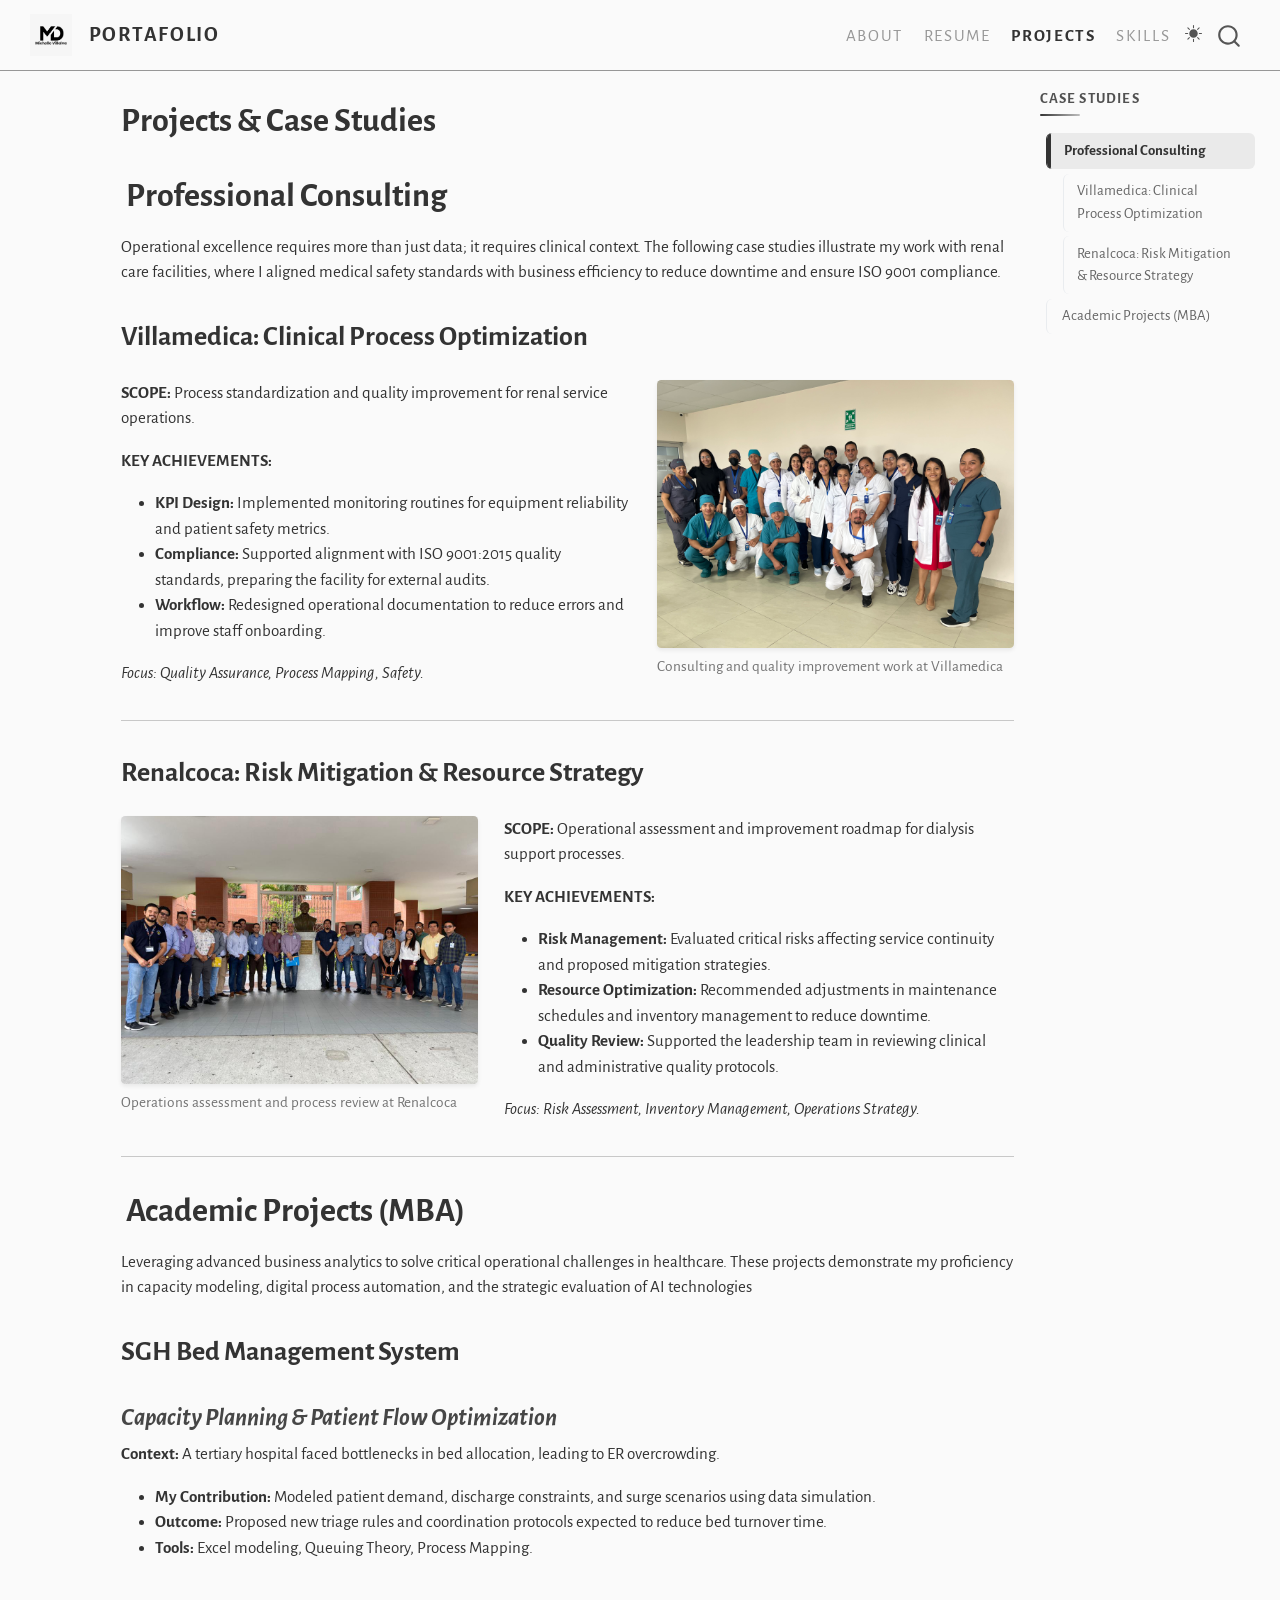
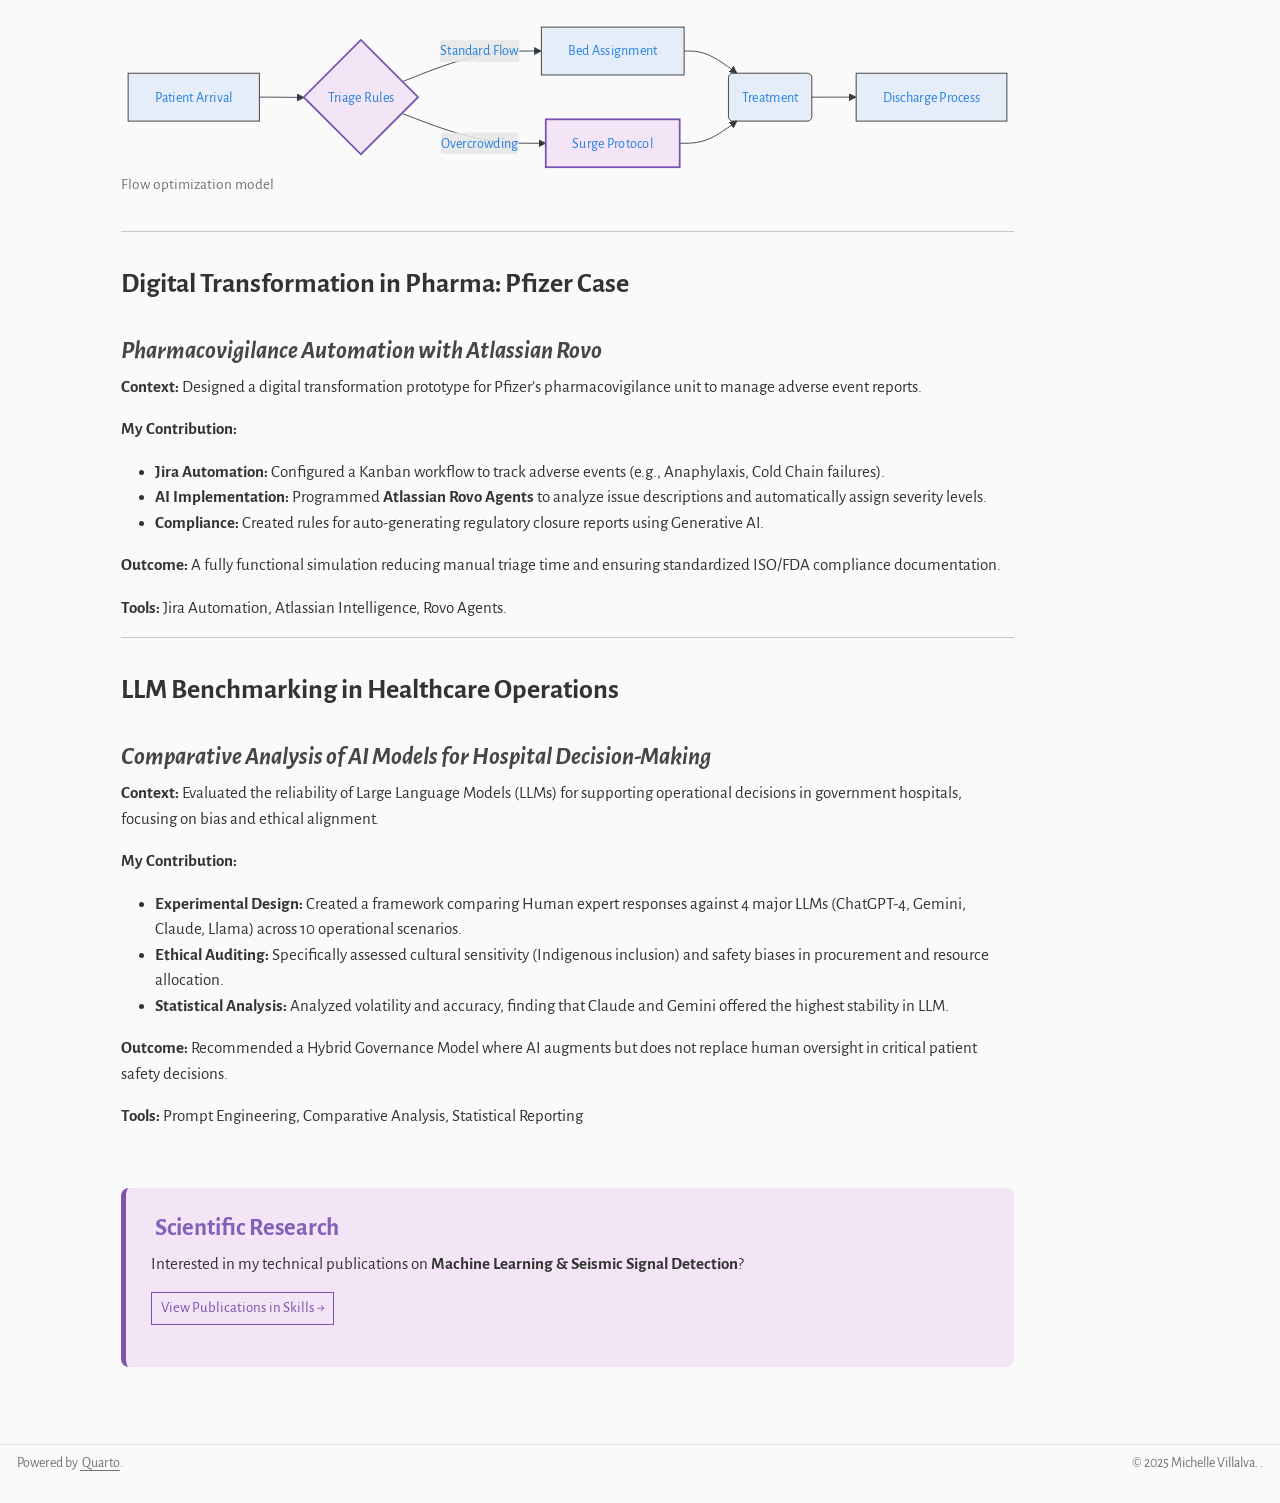
<file: projects.html>
<!DOCTYPE html>
<html xmlns="http://www.w3.org/1999/xhtml" lang="en-GB" xml:lang="en-GB"><head>

<meta charset="utf-8">
<meta name="generator" content="quarto-1.8.25">

<meta name="viewport" content="width=device-width, initial-scale=1.0, user-scalable=yes">


<title>Projects &amp; Case Studies – Portafolio</title>
<style>
code{white-space: pre-wrap;}
span.smallcaps{font-variant: small-caps;}
div.columns{display: flex; gap: min(4vw, 1.5em);}
div.column{flex: auto; overflow-x: auto;}
div.hanging-indent{margin-left: 1.5em; text-indent: -1.5em;}
ul.task-list{list-style: none;}
ul.task-list li input[type="checkbox"] {
  width: 0.8em;
  margin: 0 0.8em 0.2em -1em; /* quarto-specific, see https://github.com/quarto-dev/quarto-cli/issues/4556 */ 
  vertical-align: middle;
}
</style>


<script src="site_libs/quarto-nav/quarto-nav.js"></script>
<script src="site_libs/quarto-nav/headroom.min.js"></script>
<script src="site_libs/clipboard/clipboard.min.js"></script>
<script src="site_libs/quarto-search/autocomplete.umd.js"></script>
<script src="site_libs/quarto-search/fuse.min.js"></script>
<script src="site_libs/quarto-search/quarto-search.js"></script>
<meta name="quarto:offset" content="./">
<link href="./Images/Logo.png" rel="icon" type="image/png">
<script src="site_libs/quarto-html/quarto.js" type="module"></script>
<script src="site_libs/quarto-html/tabsets/tabsets.js" type="module"></script>
<script src="site_libs/quarto-html/axe/axe-check.js" type="module"></script>
<script src="site_libs/quarto-html/popper.min.js"></script>
<script src="site_libs/quarto-html/tippy.umd.min.js"></script>
<script src="site_libs/quarto-html/anchor.min.js"></script>
<link href="site_libs/quarto-html/tippy.css" rel="stylesheet">
<link href="site_libs/quarto-html/quarto-syntax-highlighting-7b89279ff1a6dce999919e0e67d4d9ec.css" rel="stylesheet" class="quarto-color-scheme" id="quarto-text-highlighting-styles">
<link href="site_libs/quarto-html/quarto-syntax-highlighting-dark-707d8167ce6003fca903bfe2be84ab7f.css" rel="stylesheet" class="quarto-color-scheme quarto-color-alternate" id="quarto-text-highlighting-styles">
<link href="site_libs/quarto-html/quarto-syntax-highlighting-7b89279ff1a6dce999919e0e67d4d9ec.css" rel="stylesheet" class="quarto-color-scheme-extra" id="quarto-text-highlighting-styles">
<script src="site_libs/bootstrap/bootstrap.min.js"></script>
<link href="site_libs/bootstrap/bootstrap-icons.css" rel="stylesheet">
<link href="site_libs/bootstrap/bootstrap-e888a3417ce4e43f57093104cbd74633.min.css" rel="stylesheet" append-hash="true" class="quarto-color-scheme" id="quarto-bootstrap" data-mode="light">
<link href="site_libs/bootstrap/bootstrap-dark-e592baf2dacfad6d5b5aa2afc3d7a119.min.css" rel="stylesheet" append-hash="true" class="quarto-color-scheme quarto-color-alternate" id="quarto-bootstrap" data-mode="dark">
<link href="site_libs/bootstrap/bootstrap-e888a3417ce4e43f57093104cbd74633.min.css" rel="stylesheet" append-hash="true" class="quarto-color-scheme-extra" id="quarto-bootstrap" data-mode="light">
<script src="site_libs/quarto-contrib/iconify-3.0.0/iconify-icon.min.js"></script>
<script src="site_libs/quarto-contrib/glightbox/glightbox.min.js"></script>
<link href="site_libs/quarto-contrib/glightbox/glightbox.min.css" rel="stylesheet">
<link href="site_libs/quarto-contrib/glightbox/lightbox.css" rel="stylesheet">
<script id="quarto-search-options" type="application/json">{
  "location": "navbar",
  "copy-button": false,
  "collapse-after": 3,
  "panel-placement": "end",
  "type": "overlay",
  "limit": 50,
  "keyboard-shortcut": [
    "f",
    "/",
    "s"
  ],
  "show-item-context": false,
  "language": {
    "search-no-results-text": "No results",
    "search-matching-documents-text": "matching documents",
    "search-copy-link-title": "Copy link to search",
    "search-hide-matches-text": "Hide additional matches",
    "search-more-match-text": "more match in this document",
    "search-more-matches-text": "more matches in this document",
    "search-clear-button-title": "Clear",
    "search-text-placeholder": "",
    "search-detached-cancel-button-title": "Cancel",
    "search-submit-button-title": "Submit",
    "search-label": "Search"
  }
}</script>
<style>html{ scroll-behavior: smooth; }</style>
<script src="site_libs/quarto-diagram/mermaid.min.js"></script>
<script src="site_libs/quarto-diagram/mermaid-init.js"></script>
<link href="site_libs/quarto-diagram/mermaid.css" rel="stylesheet">


<meta property="og:title" content="Projects &amp; Case Studies – Portafolio">
<meta property="og:description" content="A Portfolio by Michelle Villalva">
<meta property="og:image" content="https://mdvillalva92-lab.github.io/mvillalva-portafolio/Images/foto1.jpg">
<meta property="og:site_name" content="Portafolio">
<meta property="og:image:alt" content="Consulting and quality improvement work at Villamedica">
<meta name="twitter:title" content="Projects &amp; Case Studies – Portafolio">
<meta name="twitter:description" content="A Portfolio by Michelle Villalva">
<meta name="twitter:image" content="https://mdvillalva92-lab.github.io/mvillalva-portafolio/Images/foto1.jpg">
<meta name="twitter:image:alt" content="Consulting and quality improvement work at Villamedica">
<meta name="twitter:card" content="summary_large_image">
</head>

<body class="nav-fixed quarto-light"><script id="quarto-html-before-body" type="application/javascript">
    const toggleBodyColorMode = (bsSheetEl) => {
      const mode = bsSheetEl.getAttribute("data-mode");
      const bodyEl = window.document.querySelector("body");
      if (mode === "dark") {
        bodyEl.classList.add("quarto-dark");
        bodyEl.classList.remove("quarto-light");
      } else {
        bodyEl.classList.add("quarto-light");
        bodyEl.classList.remove("quarto-dark");
      }
    }
    const toggleBodyColorPrimary = () => {
      const bsSheetEl = window.document.querySelector("link#quarto-bootstrap:not([rel=disabled-stylesheet])");
      if (bsSheetEl) {
        toggleBodyColorMode(bsSheetEl);
      }
    }
    const setColorSchemeToggle = (alternate) => {
      const toggles = window.document.querySelectorAll('.quarto-color-scheme-toggle');
      for (let i=0; i < toggles.length; i++) {
        const toggle = toggles[i];
        if (toggle) {
          if (alternate) {
            toggle.classList.add("alternate");
          } else {
            toggle.classList.remove("alternate");
          }
        }
      }
    };
    const toggleColorMode = (alternate) => {
      // Switch the stylesheets
      const primaryStylesheets = window.document.querySelectorAll('link.quarto-color-scheme:not(.quarto-color-alternate)');
      const alternateStylesheets = window.document.querySelectorAll('link.quarto-color-scheme.quarto-color-alternate');
      manageTransitions('#quarto-margin-sidebar .nav-link', false);
      if (alternate) {
        // note: dark is layered on light, we don't disable primary!
        enableStylesheet(alternateStylesheets);
        for (const sheetNode of alternateStylesheets) {
          if (sheetNode.id === "quarto-bootstrap") {
            toggleBodyColorMode(sheetNode);
          }
        }
      } else {
        disableStylesheet(alternateStylesheets);
        enableStylesheet(primaryStylesheets)
        toggleBodyColorPrimary();
      }
      manageTransitions('#quarto-margin-sidebar .nav-link', true);
      // Switch the toggles
      setColorSchemeToggle(alternate)
      // Hack to workaround the fact that safari doesn't
      // properly recolor the scrollbar when toggling (#1455)
      if (navigator.userAgent.indexOf('Safari') > 0 && navigator.userAgent.indexOf('Chrome') == -1) {
        manageTransitions("body", false);
        window.scrollTo(0, 1);
        setTimeout(() => {
          window.scrollTo(0, 0);
          manageTransitions("body", true);
        }, 40);
      }
    }
    const disableStylesheet = (stylesheets) => {
      for (let i=0; i < stylesheets.length; i++) {
        const stylesheet = stylesheets[i];
        stylesheet.rel = 'disabled-stylesheet';
      }
    }
    const enableStylesheet = (stylesheets) => {
      for (let i=0; i < stylesheets.length; i++) {
        const stylesheet = stylesheets[i];
        if(stylesheet.rel !== 'stylesheet') { // for Chrome, which will still FOUC without this check
          stylesheet.rel = 'stylesheet';
        }
      }
    }
    const manageTransitions = (selector, allowTransitions) => {
      const els = window.document.querySelectorAll(selector);
      for (let i=0; i < els.length; i++) {
        const el = els[i];
        if (allowTransitions) {
          el.classList.remove('notransition');
        } else {
          el.classList.add('notransition');
        }
      }
    }
    const isFileUrl = () => {
      return window.location.protocol === 'file:';
    }
    const hasAlternateSentinel = () => {
      let styleSentinel = getColorSchemeSentinel();
      if (styleSentinel !== null) {
        return styleSentinel === "alternate";
      } else {
        return false;
      }
    }
    const setStyleSentinel = (alternate) => {
      const value = alternate ? "alternate" : "default";
      if (!isFileUrl()) {
        window.localStorage.setItem("quarto-color-scheme", value);
      } else {
        localAlternateSentinel = value;
      }
    }
    const getColorSchemeSentinel = () => {
      if (!isFileUrl()) {
        const storageValue = window.localStorage.getItem("quarto-color-scheme");
        return storageValue != null ? storageValue : localAlternateSentinel;
      } else {
        return localAlternateSentinel;
      }
    }
    const toggleGiscusIfUsed = (isAlternate, darkModeDefault) => {
      const baseTheme = document.querySelector('#giscus-base-theme')?.value ?? 'light';
      const alternateTheme = document.querySelector('#giscus-alt-theme')?.value ?? 'dark';
      let newTheme = '';
      if(authorPrefersDark) {
        newTheme = isAlternate ? baseTheme : alternateTheme;
      } else {
        newTheme = isAlternate ? alternateTheme : baseTheme;
      }
      const changeGiscusTheme = () => {
        // From: https://github.com/giscus/giscus/issues/336
        const sendMessage = (message) => {
          const iframe = document.querySelector('iframe.giscus-frame');
          if (!iframe) return;
          iframe.contentWindow.postMessage({ giscus: message }, 'https://giscus.app');
        }
        sendMessage({
          setConfig: {
            theme: newTheme
          }
        });
      }
      const isGiscussLoaded = window.document.querySelector('iframe.giscus-frame') !== null;
      if (isGiscussLoaded) {
        changeGiscusTheme();
      }
    };
    const authorPrefersDark = false;
    const darkModeDefault = authorPrefersDark;
      document.querySelector('link#quarto-text-highlighting-styles.quarto-color-scheme-extra').rel = 'disabled-stylesheet';
      document.querySelector('link#quarto-bootstrap.quarto-color-scheme-extra').rel = 'disabled-stylesheet';
    let localAlternateSentinel = darkModeDefault ? 'alternate' : 'default';
    // Dark / light mode switch
    window.quartoToggleColorScheme = () => {
      // Read the current dark / light value
      let toAlternate = !hasAlternateSentinel();
      toggleColorMode(toAlternate);
      setStyleSentinel(toAlternate);
      toggleGiscusIfUsed(toAlternate, darkModeDefault);
      window.dispatchEvent(new Event('resize'));
    };
    // Switch to dark mode if need be
    if (hasAlternateSentinel()) {
      toggleColorMode(true);
    } else {
      toggleColorMode(false);
    }
  </script>

<div id="quarto-search-results"></div>
  <header id="quarto-header" class="headroom fixed-top">
    <nav class="navbar navbar-expand-lg " data-bs-theme="dark">
      <div class="navbar-container container-fluid">
      <div class="navbar-brand-container mx-auto">
    <a href="./index.html" class="navbar-brand navbar-brand-logo">
    <img src="./Images/Logo.png" alt="Michelle Villalva Logo" class="navbar-logo light-content">
    <img src="./Images/Logo.png" alt="Michelle Villalva Logo" class="navbar-logo dark-content">
    </a>
    <a class="navbar-brand" href="./index.html">
    <span class="navbar-title">PORTAFOLIO</span>
    </a>
  </div>
            <div id="quarto-search" class="" title="Search"></div>
          <button class="navbar-toggler" type="button" data-bs-toggle="collapse" data-bs-target="#navbarCollapse" aria-controls="navbarCollapse" role="menu" aria-expanded="false" aria-label="Toggle navigation" onclick="if (window.quartoToggleHeadroom) { window.quartoToggleHeadroom(); }">
  <span class="navbar-toggler-icon"></span>
</button>
          <div class="collapse navbar-collapse" id="navbarCollapse">
            <ul class="navbar-nav navbar-nav-scroll ms-auto">
  <li class="nav-item">
    <a class="nav-link" href="./index.html"> 
<span class="menu-text">About</span></a>
  </li>  
  <li class="nav-item">
    <a class="nav-link" href="./resume.html"> 
<span class="menu-text">Resume</span></a>
  </li>  
  <li class="nav-item">
    <a class="nav-link active" href="./projects.html" aria-current="page"> 
<span class="menu-text">Projects</span></a>
  </li>  
  <li class="nav-item">
    <a class="nav-link" href="./skills.html"> 
<span class="menu-text">Skills</span></a>
  </li>  
</ul>
          </div> <!-- /navcollapse -->
            <div class="quarto-navbar-tools">
  <a href="" class="quarto-color-scheme-toggle quarto-navigation-tool  px-1" onclick="window.quartoToggleColorScheme(); return false;" title="Toggle dark mode"><i class="bi"></i></a>
</div>
      </div> <!-- /container-fluid -->
    </nav>
</header>
<!-- content -->
<div id="quarto-content" class="quarto-container page-columns page-rows-contents page-layout-article page-navbar">
<!-- sidebar -->
<!-- margin-sidebar -->
    <div id="quarto-margin-sidebar" class="sidebar margin-sidebar">
        <nav id="TOC" role="doc-toc" class="toc-active">
    <h2 id="toc-title">Case Studies</h2>
   
  <ul>
  <li><a href="#professional-consulting" id="toc-professional-consulting" class="nav-link active" data-scroll-target="#professional-consulting"><iconify-icon role="img" inline="" icon="fa6-solid:briefcase" aria-label="Icon briefcase from fa6-solid Iconify.design set." title="Icon briefcase from fa6-solid Iconify.design set."></iconify-icon> Professional Consulting</a>
  <ul class="collapse">
  <li><a href="#villamedica-clinical-process-optimization" id="toc-villamedica-clinical-process-optimization" class="nav-link" data-scroll-target="#villamedica-clinical-process-optimization">Villamedica: Clinical Process Optimization</a></li>
  <li><a href="#renalcoca-risk-mitigation-resource-strategy" id="toc-renalcoca-risk-mitigation-resource-strategy" class="nav-link" data-scroll-target="#renalcoca-risk-mitigation-resource-strategy">Renalcoca: Risk Mitigation &amp; Resource Strategy</a></li>
  </ul></li>
  <li><a href="#academic-projects-mba" id="toc-academic-projects-mba" class="nav-link" data-scroll-target="#academic-projects-mba"><iconify-icon role="img" inline="" icon="fa6-solid:graduation-cap" aria-label="Icon graduation-cap from fa6-solid Iconify.design set." title="Icon graduation-cap from fa6-solid Iconify.design set."></iconify-icon> Academic Projects (MBA)</a>
  <ul class="collapse">
  <li><a href="#sgh-bed-management-system" id="toc-sgh-bed-management-system" class="nav-link" data-scroll-target="#sgh-bed-management-system">SGH Bed Management System</a>
  <ul class="collapse">
  <li><a href="#capacity-planning-patient-flow-optimization" id="toc-capacity-planning-patient-flow-optimization" class="nav-link" data-scroll-target="#capacity-planning-patient-flow-optimization"><em>Capacity Planning &amp; Patient Flow Optimization</em></a></li>
  </ul></li>
  <li><a href="#digital-transformation-in-pharma-pfizer-case" id="toc-digital-transformation-in-pharma-pfizer-case" class="nav-link" data-scroll-target="#digital-transformation-in-pharma-pfizer-case">Digital Transformation in Pharma: Pfizer Case</a>
  <ul class="collapse">
  <li><a href="#pharmacovigilance-automation-with-atlassian-rovo" id="toc-pharmacovigilance-automation-with-atlassian-rovo" class="nav-link" data-scroll-target="#pharmacovigilance-automation-with-atlassian-rovo"><em>Pharmacovigilance Automation with Atlassian Rovo</em></a></li>
  </ul></li>
  <li><a href="#llm-benchmarking-in-healthcare-operations" id="toc-llm-benchmarking-in-healthcare-operations" class="nav-link" data-scroll-target="#llm-benchmarking-in-healthcare-operations">LLM Benchmarking in Healthcare Operations</a>
  <ul class="collapse">
  <li><a href="#comparative-analysis-of-ai-models-for-hospital-decision-making" id="toc-comparative-analysis-of-ai-models-for-hospital-decision-making" class="nav-link" data-scroll-target="#comparative-analysis-of-ai-models-for-hospital-decision-making"><em>Comparative Analysis of AI Models for Hospital Decision-Making</em></a></li>
  </ul></li>
  </ul></li>
  </ul>
</nav>
    </div>
<!-- main -->
<main class="content" id="quarto-document-content">


<header id="title-block-header" class="quarto-title-block default">
<div class="quarto-title">
<h1 class="title">Projects &amp; Case Studies</h1>
</div>



<div class="quarto-title-meta">

    
  
    
  </div>
  


</header>


<section id="professional-consulting" class="level1">
<h1><iconify-icon role="img" inline="" icon="fa6-solid:briefcase" aria-label="Icon briefcase from fa6-solid Iconify.design set." title="Icon briefcase from fa6-solid Iconify.design set."></iconify-icon> Professional Consulting</h1>
<p>Operational excellence requires more than just data; it requires clinical context. The following case studies illustrate my work with renal care facilities, where I aligned medical safety standards with business efficiency to reduce downtime and ensure ISO 9001 compliance.</p>
<section id="villamedica-clinical-process-optimization" class="level2">
<h2 class="anchored" data-anchor-id="villamedica-clinical-process-optimization">Villamedica: Clinical Process Optimization</h2>
<div class="grid">
<div class="g-col-12 g-col-md-7">
<p><strong>SCOPE:</strong> Process standardization and quality improvement for renal service operations.</p>
<p><strong>KEY ACHIEVEMENTS:</strong></p>
<ul>
<li><strong>KPI Design:</strong> Implemented monitoring routines for equipment reliability and patient safety metrics.</li>
<li><strong>Compliance:</strong> Supported alignment with ISO 9001:2015 quality standards, preparing the facility for external audits.</li>
<li><strong>Workflow:</strong> Redesigned operational documentation to reduce errors and improve staff onboarding.</li>
</ul>
<p><em>Focus: Quality Assurance, Process Mapping, Safety.</em></p>
</div>
<div class="g-col-12 g-col-md-5">
<div class="quarto-figure quarto-figure-center">
<figure class="figure">
<p><a href="Images/foto1.jpg" class="lightbox" data-gallery="consulting" title="Consulting and quality improvement work at Villamedica"><img src="Images/foto1.jpg" class="rounded shadow-sm img-fluid figure-img" alt="Consulting and quality improvement work at Villamedica"></a></p>
<figcaption>Consulting and quality improvement work at Villamedica</figcaption>
</figure>
</div>
</div>
</div>
<hr>
</section>
<section id="renalcoca-risk-mitigation-resource-strategy" class="level2">
<h2 class="anchored" data-anchor-id="renalcoca-risk-mitigation-resource-strategy">Renalcoca: Risk Mitigation &amp; Resource Strategy</h2>
<div class="grid">
<div class="g-col-12 g-col-md-5">
<div class="quarto-figure quarto-figure-center">
<figure class="figure">
<p><a href="Images/foto2.jpg" class="lightbox" data-gallery="consulting" title="Operations assessment and process review at Renalcoca"><img src="Images/foto2.jpg" class="rounded shadow-sm img-fluid figure-img" alt="Operations assessment and process review at Renalcoca"></a></p>
<figcaption>Operations assessment and process review at Renalcoca</figcaption>
</figure>
</div>
</div>
<div class="g-col-12 g-col-md-7">
<p><strong>SCOPE:</strong> Operational assessment and improvement roadmap for dialysis support processes.</p>
<p><strong>KEY ACHIEVEMENTS:</strong></p>
<ul>
<li><strong>Risk Management:</strong> Evaluated critical risks affecting service continuity and proposed mitigation strategies.</li>
<li><strong>Resource Optimization:</strong> Recommended adjustments in maintenance schedules and inventory management to reduce downtime.</li>
<li><strong>Quality Review:</strong> Supported the leadership team in reviewing clinical and administrative quality protocols.</li>
</ul>
<p><em>Focus: Risk Assessment, Inventory Management, Operations Strategy.</em></p>
</div>
</div>
<hr>
</section>
</section>
<section id="academic-projects-mba" class="level1">
<h1><iconify-icon role="img" inline="" icon="fa6-solid:graduation-cap" aria-label="Icon graduation-cap from fa6-solid Iconify.design set." title="Icon graduation-cap from fa6-solid Iconify.design set."></iconify-icon> Academic Projects (MBA)</h1>
<p>Leveraging advanced business analytics to solve critical operational challenges in healthcare. These projects demonstrate my proficiency in capacity modeling, digital process automation, and the strategic evaluation of AI technologies</p>
<section id="sgh-bed-management-system" class="level2">
<h2 class="anchored" data-anchor-id="sgh-bed-management-system">SGH Bed Management System</h2>
<section id="capacity-planning-patient-flow-optimization" class="level3">
<h3 class="anchored" data-anchor-id="capacity-planning-patient-flow-optimization"><em>Capacity Planning &amp; Patient Flow Optimization</em></h3>
<p><strong>Context:</strong> A tertiary hospital faced bottlenecks in bed allocation, leading to ER overcrowding.</p>
<ul>
<li><strong>My Contribution:</strong> Modeled patient demand, discharge constraints, and surge scenarios using data simulation.</li>
<li><strong>Outcome:</strong> Proposed new triage rules and coordination protocols expected to reduce bed turnover time.</li>
<li><strong>Tools:</strong> Excel modeling, Queuing Theory, Process Mapping.</li>
</ul>
<p><br></p>
<div class="cell" data-layout-align="center">
<div class="cell-output-display">
<div>
<p></p><figure class="figure"><p></p>
<div>
<pre class="mermaid mermaid-js">flowchart LR
  A[Patient Arrival] --&gt; B{Triage Rules}
  B --&gt;|Standard Flow| C[Bed Assignment]
  B --&gt;|Overcrowding| D[Surge Protocol]
  C --&gt; E(Treatment)
  D --&gt; E
  E --&gt; F[Discharge Process]
  style D fill:#f3e5f5,stroke:#7952b3,stroke-width:2px
  style B fill:#f3e5f5,stroke:#7952b3,stroke-width:2px
</pre>
</div>
<p></p><figcaption> Flow optimization model</figcaption> </figure><p></p>
</div>
</div>
</div>
<hr>
</section>
</section>
<section id="digital-transformation-in-pharma-pfizer-case" class="level2">
<h2 class="anchored" data-anchor-id="digital-transformation-in-pharma-pfizer-case">Digital Transformation in Pharma: Pfizer Case</h2>
<section id="pharmacovigilance-automation-with-atlassian-rovo" class="level3">
<h3 class="anchored" data-anchor-id="pharmacovigilance-automation-with-atlassian-rovo"><em>Pharmacovigilance Automation with Atlassian Rovo</em></h3>
<p><strong>Context:</strong> Designed a digital transformation prototype for Pfizer’s pharmacovigilance unit to manage adverse event reports.</p>
<p><strong>My Contribution:</strong></p>
<ul>
<li><strong>Jira Automation:</strong> Configured a Kanban workflow to track adverse events (e.g., Anaphylaxis, Cold Chain failures).</li>
<li><strong>AI Implementation:</strong> Programmed <strong>Atlassian Rovo Agents</strong> to analyze issue descriptions and automatically assign severity levels.</li>
<li><strong>Compliance:</strong> Created rules for auto-generating regulatory closure reports using Generative AI.</li>
</ul>
<p><strong>Outcome:</strong> A fully functional simulation reducing manual triage time and ensuring standardized ISO/FDA compliance documentation.</p>
<p><strong>Tools:</strong> Jira Automation, Atlassian Intelligence, Rovo Agents.</p>
<hr>
</section>
</section>
<section id="llm-benchmarking-in-healthcare-operations" class="level2">
<h2 class="anchored" data-anchor-id="llm-benchmarking-in-healthcare-operations">LLM Benchmarking in Healthcare Operations</h2>
<section id="comparative-analysis-of-ai-models-for-hospital-decision-making" class="level3">
<h3 class="anchored" data-anchor-id="comparative-analysis-of-ai-models-for-hospital-decision-making"><em>Comparative Analysis of AI Models for Hospital Decision-Making</em></h3>
<p><strong>Context:</strong> Evaluated the reliability of Large Language Models (LLMs) for supporting operational decisions in government hospitals, focusing on bias and ethical alignment.</p>
<p><strong>My Contribution:</strong></p>
<ul>
<li><strong>Experimental Design:</strong> Created a framework comparing Human expert responses against 4 major LLMs (ChatGPT-4, Gemini, Claude, Llama) across 10 operational scenarios.</li>
<li><strong>Ethical Auditing:</strong> Specifically assessed cultural sensitivity (Indigenous inclusion) and safety biases in procurement and resource allocation.</li>
<li><strong>Statistical Analysis:</strong> Analyzed volatility and accuracy, finding that Claude and Gemini offered the highest stability in LLM.</li>
</ul>
<p><strong>Outcome:</strong> Recommended a Hybrid Governance Model where AI augments but does not replace human oversight in critical patient safety decisions.</p>
<p><strong>Tools:</strong> Prompt Engineering, Comparative Analysis, Statistical Reporting</p>
<p><br></p>
<div style="background-color: #f3e5f5; padding: 25px; border-radius: 8px; border-left: 5px solid #7952b3;">
<h3 style="margin-top: 0; color: #7952b3;" class="anchored">
<iconify-icon role="img" inline="" icon="fa6-solid:microscope" aria-label="Icon microscope from fa6-solid Iconify.design set." title="Icon microscope from fa6-solid Iconify.design set."></iconify-icon> Scientific Research
</h3>
<p style="margin-bottom: 15px;">
Interested in my technical publications on <strong>Machine Learning &amp; Seismic Signal Detection</strong>?
</p>
<p><a href="./skills.html" class="btn btn-outline-primary btn-sm" role="button" style="color: #7952b3; border-color: #7952b3;"> View Publications in Skills → </a></p>
</div>


</section>
</section>
</section>

<a onclick="window.scrollTo(0, 0); return false;" role="button" id="quarto-back-to-top"><i class="bi bi-arrow-up"></i> Back to top</a></main> <!-- /main -->
<script id="quarto-html-after-body" type="application/javascript">
  window.document.addEventListener("DOMContentLoaded", function (event) {
    // Ensure there is a toggle, if there isn't float one in the top right
    if (window.document.querySelector('.quarto-color-scheme-toggle') === null) {
      const a = window.document.createElement('a');
      a.classList.add('top-right');
      a.classList.add('quarto-color-scheme-toggle');
      a.href = "";
      a.onclick = function() { try { window.quartoToggleColorScheme(); } catch {} return false; };
      const i = window.document.createElement("i");
      i.classList.add('bi');
      a.appendChild(i);
      window.document.body.appendChild(a);
    }
    setColorSchemeToggle(hasAlternateSentinel())
    const icon = "";
    const anchorJS = new window.AnchorJS();
    anchorJS.options = {
      placement: 'right',
      icon: icon
    };
    anchorJS.add('.anchored');
    const isCodeAnnotation = (el) => {
      for (const clz of el.classList) {
        if (clz.startsWith('code-annotation-')) {                     
          return true;
        }
      }
      return false;
    }
    const onCopySuccess = function(e) {
      // button target
      const button = e.trigger;
      // don't keep focus
      button.blur();
      // flash "checked"
      button.classList.add('code-copy-button-checked');
      var currentTitle = button.getAttribute("title");
      button.setAttribute("title", "Copied!");
      let tooltip;
      if (window.bootstrap) {
        button.setAttribute("data-bs-toggle", "tooltip");
        button.setAttribute("data-bs-placement", "left");
        button.setAttribute("data-bs-title", "Copied!");
        tooltip = new bootstrap.Tooltip(button, 
          { trigger: "manual", 
            customClass: "code-copy-button-tooltip",
            offset: [0, -8]});
        tooltip.show();    
      }
      setTimeout(function() {
        if (tooltip) {
          tooltip.hide();
          button.removeAttribute("data-bs-title");
          button.removeAttribute("data-bs-toggle");
          button.removeAttribute("data-bs-placement");
        }
        button.setAttribute("title", currentTitle);
        button.classList.remove('code-copy-button-checked');
      }, 1000);
      // clear code selection
      e.clearSelection();
    }
    const getTextToCopy = function(trigger) {
      const outerScaffold = trigger.parentElement.cloneNode(true);
      const codeEl = outerScaffold.querySelector('code');
      for (const childEl of codeEl.children) {
        if (isCodeAnnotation(childEl)) {
          childEl.remove();
        }
      }
      return codeEl.innerText;
    }
    const clipboard = new window.ClipboardJS('.code-copy-button:not([data-in-quarto-modal])', {
      text: getTextToCopy
    });
    clipboard.on('success', onCopySuccess);
    if (window.document.getElementById('quarto-embedded-source-code-modal')) {
      const clipboardModal = new window.ClipboardJS('.code-copy-button[data-in-quarto-modal]', {
        text: getTextToCopy,
        container: window.document.getElementById('quarto-embedded-source-code-modal')
      });
      clipboardModal.on('success', onCopySuccess);
    }
    const viewSource = window.document.getElementById('quarto-view-source') ||
                       window.document.getElementById('quarto-code-tools-source');
    if (viewSource) {
      const sourceUrl = viewSource.getAttribute("data-quarto-source-url");
      viewSource.addEventListener("click", function(e) {
        if (sourceUrl) {
          // rstudio viewer pane
          if (/\bcapabilities=\b/.test(window.location)) {
            window.open(sourceUrl);
          } else {
            window.location.href = sourceUrl;
          }
        } else {
          const modal = new bootstrap.Modal(document.getElementById('quarto-embedded-source-code-modal'));
          modal.show();
        }
        return false;
      });
    }
    function toggleCodeHandler(show) {
      return function(e) {
        const detailsSrc = window.document.querySelectorAll(".cell > details > .sourceCode");
        for (let i=0; i<detailsSrc.length; i++) {
          const details = detailsSrc[i].parentElement;
          if (show) {
            details.open = true;
          } else {
            details.removeAttribute("open");
          }
        }
        const cellCodeDivs = window.document.querySelectorAll(".cell > .sourceCode");
        const fromCls = show ? "hidden" : "unhidden";
        const toCls = show ? "unhidden" : "hidden";
        for (let i=0; i<cellCodeDivs.length; i++) {
          const codeDiv = cellCodeDivs[i];
          if (codeDiv.classList.contains(fromCls)) {
            codeDiv.classList.remove(fromCls);
            codeDiv.classList.add(toCls);
          } 
        }
        return false;
      }
    }
    const hideAllCode = window.document.getElementById("quarto-hide-all-code");
    if (hideAllCode) {
      hideAllCode.addEventListener("click", toggleCodeHandler(false));
    }
    const showAllCode = window.document.getElementById("quarto-show-all-code");
    if (showAllCode) {
      showAllCode.addEventListener("click", toggleCodeHandler(true));
    }
      var localhostRegex = new RegExp(/^(?:http|https):\/\/localhost\:?[0-9]*\//);
      var mailtoRegex = new RegExp(/^mailto:/);
        var filterRegex = new RegExp("https:\/\/mdvillalva92-lab\.github\.io\/mvillalva-portafolio\/");
      var isInternal = (href) => {
          return filterRegex.test(href) || localhostRegex.test(href) || mailtoRegex.test(href);
      }
      // Inspect non-navigation links and adorn them if external
     var links = window.document.querySelectorAll('a[href]:not(.nav-link):not(.navbar-brand):not(.toc-action):not(.sidebar-link):not(.sidebar-item-toggle):not(.pagination-link):not(.no-external):not([aria-hidden]):not(.dropdown-item):not(.quarto-navigation-tool):not(.about-link)');
      for (var i=0; i<links.length; i++) {
        const link = links[i];
        if (!isInternal(link.href)) {
          // undo the damage that might have been done by quarto-nav.js in the case of
          // links that we want to consider external
          if (link.dataset.originalHref !== undefined) {
            link.href = link.dataset.originalHref;
          }
            // target, if specified
            link.setAttribute("target", "_blank");
            if (link.getAttribute("rel") === null) {
              link.setAttribute("rel", "noopener");
            }
        }
      }
    function tippyHover(el, contentFn, onTriggerFn, onUntriggerFn) {
      const config = {
        allowHTML: true,
        maxWidth: 500,
        delay: 100,
        arrow: false,
        appendTo: function(el) {
            return el.parentElement;
        },
        interactive: true,
        interactiveBorder: 10,
        theme: 'quarto',
        placement: 'bottom-start',
      };
      if (contentFn) {
        config.content = contentFn;
      }
      if (onTriggerFn) {
        config.onTrigger = onTriggerFn;
      }
      if (onUntriggerFn) {
        config.onUntrigger = onUntriggerFn;
      }
      window.tippy(el, config); 
    }
    const noterefs = window.document.querySelectorAll('a[role="doc-noteref"]');
    for (var i=0; i<noterefs.length; i++) {
      const ref = noterefs[i];
      tippyHover(ref, function() {
        // use id or data attribute instead here
        let href = ref.getAttribute('data-footnote-href') || ref.getAttribute('href');
        try { href = new URL(href).hash; } catch {}
        const id = href.replace(/^#\/?/, "");
        const note = window.document.getElementById(id);
        if (note) {
          return note.innerHTML;
        } else {
          return "";
        }
      });
    }
    const xrefs = window.document.querySelectorAll('a.quarto-xref');
    const processXRef = (id, note) => {
      // Strip column container classes
      const stripColumnClz = (el) => {
        el.classList.remove("page-full", "page-columns");
        if (el.children) {
          for (const child of el.children) {
            stripColumnClz(child);
          }
        }
      }
      stripColumnClz(note)
      if (id === null || id.startsWith('sec-')) {
        // Special case sections, only their first couple elements
        const container = document.createElement("div");
        if (note.children && note.children.length > 2) {
          container.appendChild(note.children[0].cloneNode(true));
          for (let i = 1; i < note.children.length; i++) {
            const child = note.children[i];
            if (child.tagName === "P" && child.innerText === "") {
              continue;
            } else {
              container.appendChild(child.cloneNode(true));
              break;
            }
          }
          if (window.Quarto?.typesetMath) {
            window.Quarto.typesetMath(container);
          }
          return container.innerHTML
        } else {
          if (window.Quarto?.typesetMath) {
            window.Quarto.typesetMath(note);
          }
          return note.innerHTML;
        }
      } else {
        // Remove any anchor links if they are present
        const anchorLink = note.querySelector('a.anchorjs-link');
        if (anchorLink) {
          anchorLink.remove();
        }
        if (window.Quarto?.typesetMath) {
          window.Quarto.typesetMath(note);
        }
        if (note.classList.contains("callout")) {
          return note.outerHTML;
        } else {
          return note.innerHTML;
        }
      }
    }
    for (var i=0; i<xrefs.length; i++) {
      const xref = xrefs[i];
      tippyHover(xref, undefined, function(instance) {
        instance.disable();
        let url = xref.getAttribute('href');
        let hash = undefined; 
        if (url.startsWith('#')) {
          hash = url;
        } else {
          try { hash = new URL(url).hash; } catch {}
        }
        if (hash) {
          const id = hash.replace(/^#\/?/, "");
          const note = window.document.getElementById(id);
          if (note !== null) {
            try {
              const html = processXRef(id, note.cloneNode(true));
              instance.setContent(html);
            } finally {
              instance.enable();
              instance.show();
            }
          } else {
            // See if we can fetch this
            fetch(url.split('#')[0])
            .then(res => res.text())
            .then(html => {
              const parser = new DOMParser();
              const htmlDoc = parser.parseFromString(html, "text/html");
              const note = htmlDoc.getElementById(id);
              if (note !== null) {
                const html = processXRef(id, note);
                instance.setContent(html);
              } 
            }).finally(() => {
              instance.enable();
              instance.show();
            });
          }
        } else {
          // See if we can fetch a full url (with no hash to target)
          // This is a special case and we should probably do some content thinning / targeting
          fetch(url)
          .then(res => res.text())
          .then(html => {
            const parser = new DOMParser();
            const htmlDoc = parser.parseFromString(html, "text/html");
            const note = htmlDoc.querySelector('main.content');
            if (note !== null) {
              // This should only happen for chapter cross references
              // (since there is no id in the URL)
              // remove the first header
              if (note.children.length > 0 && note.children[0].tagName === "HEADER") {
                note.children[0].remove();
              }
              const html = processXRef(null, note);
              instance.setContent(html);
            } 
          }).finally(() => {
            instance.enable();
            instance.show();
          });
        }
      }, function(instance) {
      });
    }
        let selectedAnnoteEl;
        const selectorForAnnotation = ( cell, annotation) => {
          let cellAttr = 'data-code-cell="' + cell + '"';
          let lineAttr = 'data-code-annotation="' +  annotation + '"';
          const selector = 'span[' + cellAttr + '][' + lineAttr + ']';
          return selector;
        }
        const selectCodeLines = (annoteEl) => {
          const doc = window.document;
          const targetCell = annoteEl.getAttribute("data-target-cell");
          const targetAnnotation = annoteEl.getAttribute("data-target-annotation");
          const annoteSpan = window.document.querySelector(selectorForAnnotation(targetCell, targetAnnotation));
          const lines = annoteSpan.getAttribute("data-code-lines").split(",");
          const lineIds = lines.map((line) => {
            return targetCell + "-" + line;
          })
          let top = null;
          let height = null;
          let parent = null;
          if (lineIds.length > 0) {
              //compute the position of the single el (top and bottom and make a div)
              const el = window.document.getElementById(lineIds[0]);
              top = el.offsetTop;
              height = el.offsetHeight;
              parent = el.parentElement.parentElement;
            if (lineIds.length > 1) {
              const lastEl = window.document.getElementById(lineIds[lineIds.length - 1]);
              const bottom = lastEl.offsetTop + lastEl.offsetHeight;
              height = bottom - top;
            }
            if (top !== null && height !== null && parent !== null) {
              // cook up a div (if necessary) and position it 
              let div = window.document.getElementById("code-annotation-line-highlight");
              if (div === null) {
                div = window.document.createElement("div");
                div.setAttribute("id", "code-annotation-line-highlight");
                div.style.position = 'absolute';
                parent.appendChild(div);
              }
              div.style.top = top - 2 + "px";
              div.style.height = height + 4 + "px";
              div.style.left = 0;
              let gutterDiv = window.document.getElementById("code-annotation-line-highlight-gutter");
              if (gutterDiv === null) {
                gutterDiv = window.document.createElement("div");
                gutterDiv.setAttribute("id", "code-annotation-line-highlight-gutter");
                gutterDiv.style.position = 'absolute';
                const codeCell = window.document.getElementById(targetCell);
                const gutter = codeCell.querySelector('.code-annotation-gutter');
                gutter.appendChild(gutterDiv);
              }
              gutterDiv.style.top = top - 2 + "px";
              gutterDiv.style.height = height + 4 + "px";
            }
            selectedAnnoteEl = annoteEl;
          }
        };
        const unselectCodeLines = () => {
          const elementsIds = ["code-annotation-line-highlight", "code-annotation-line-highlight-gutter"];
          elementsIds.forEach((elId) => {
            const div = window.document.getElementById(elId);
            if (div) {
              div.remove();
            }
          });
          selectedAnnoteEl = undefined;
        };
          // Handle positioning of the toggle
      window.addEventListener(
        "resize",
        throttle(() => {
          elRect = undefined;
          if (selectedAnnoteEl) {
            selectCodeLines(selectedAnnoteEl);
          }
        }, 10)
      );
      function throttle(fn, ms) {
      let throttle = false;
      let timer;
        return (...args) => {
          if(!throttle) { // first call gets through
              fn.apply(this, args);
              throttle = true;
          } else { // all the others get throttled
              if(timer) clearTimeout(timer); // cancel #2
              timer = setTimeout(() => {
                fn.apply(this, args);
                timer = throttle = false;
              }, ms);
          }
        };
      }
        // Attach click handler to the DT
        const annoteDls = window.document.querySelectorAll('dt[data-target-cell]');
        for (const annoteDlNode of annoteDls) {
          annoteDlNode.addEventListener('click', (event) => {
            const clickedEl = event.target;
            if (clickedEl !== selectedAnnoteEl) {
              unselectCodeLines();
              const activeEl = window.document.querySelector('dt[data-target-cell].code-annotation-active');
              if (activeEl) {
                activeEl.classList.remove('code-annotation-active');
              }
              selectCodeLines(clickedEl);
              clickedEl.classList.add('code-annotation-active');
            } else {
              // Unselect the line
              unselectCodeLines();
              clickedEl.classList.remove('code-annotation-active');
            }
          });
        }
    const findCites = (el) => {
      const parentEl = el.parentElement;
      if (parentEl) {
        const cites = parentEl.dataset.cites;
        if (cites) {
          return {
            el,
            cites: cites.split(' ')
          };
        } else {
          return findCites(el.parentElement)
        }
      } else {
        return undefined;
      }
    };
    var bibliorefs = window.document.querySelectorAll('a[role="doc-biblioref"]');
    for (var i=0; i<bibliorefs.length; i++) {
      const ref = bibliorefs[i];
      const citeInfo = findCites(ref);
      if (citeInfo) {
        tippyHover(citeInfo.el, function() {
          var popup = window.document.createElement('div');
          citeInfo.cites.forEach(function(cite) {
            var citeDiv = window.document.createElement('div');
            citeDiv.classList.add('hanging-indent');
            citeDiv.classList.add('csl-entry');
            var biblioDiv = window.document.getElementById('ref-' + cite);
            if (biblioDiv) {
              citeDiv.innerHTML = biblioDiv.innerHTML;
            }
            popup.appendChild(citeDiv);
          });
          return popup.innerHTML;
        });
      }
    }
  });
  </script>
</div> <!-- /content -->
<footer class="footer">
  <div class="nav-footer">
    <div class="nav-footer-left">
<p>Powered by <a href="https://quarto.org"><iconify-icon role="img" inline="" icon="simple-icons:quarto" aria-label="Quarto Logo" title="Quarto Logo"></iconify-icon> Quarto</a>.</p>
</div>   
    <div class="nav-footer-center">
      &nbsp;
    </div>
    <div class="nav-footer-right">
<p>© 2025 Michelle Villalva. <iconify-icon role="img" inline="" icon="octicon:heart-fill-16" aria-label="Heart" title="Heart"></iconify-icon>.</p>
</div>
  </div>
</footer>
<script>
  document.querySelectorAll('header#title-block-header div, header#title-block-header p').forEach(function(el) {
    if (!el.textContent.trim()) {
      el.style.display = 'none';
      el.textContent = "";
    }
  });
</script>
<script>var lightboxQuarto = GLightbox({"closeEffect":"zoom","descPosition":"bottom","loop":false,"openEffect":"zoom","selector":".lightbox"});
(function() {
  let previousOnload = window.onload;
  window.onload = () => {
    if (previousOnload) {
      previousOnload();
    }
    lightboxQuarto.on('slide_before_load', (data) => {
      const { slideIndex, slideNode, slideConfig, player, trigger } = data;
      const href = trigger.getAttribute('href');
      if (href !== null) {
        const imgEl = window.document.querySelector(`a[href="${href}"] img`);
        if (imgEl !== null) {
          const srcAttr = imgEl.getAttribute("src");
          if (srcAttr && srcAttr.startsWith("data:")) {
            slideConfig.href = srcAttr;
          }
        }
      } 
    });
  
    lightboxQuarto.on('slide_after_load', (data) => {
      const { slideIndex, slideNode, slideConfig, player, trigger } = data;
      if (window.Quarto?.typesetMath) {
        window.Quarto.typesetMath(slideNode);
      }
    });
  
  };
  
})();
          </script>




<script src="site_libs/quarto-html/zenscroll-min.js"></script>
</body></html>
</file>
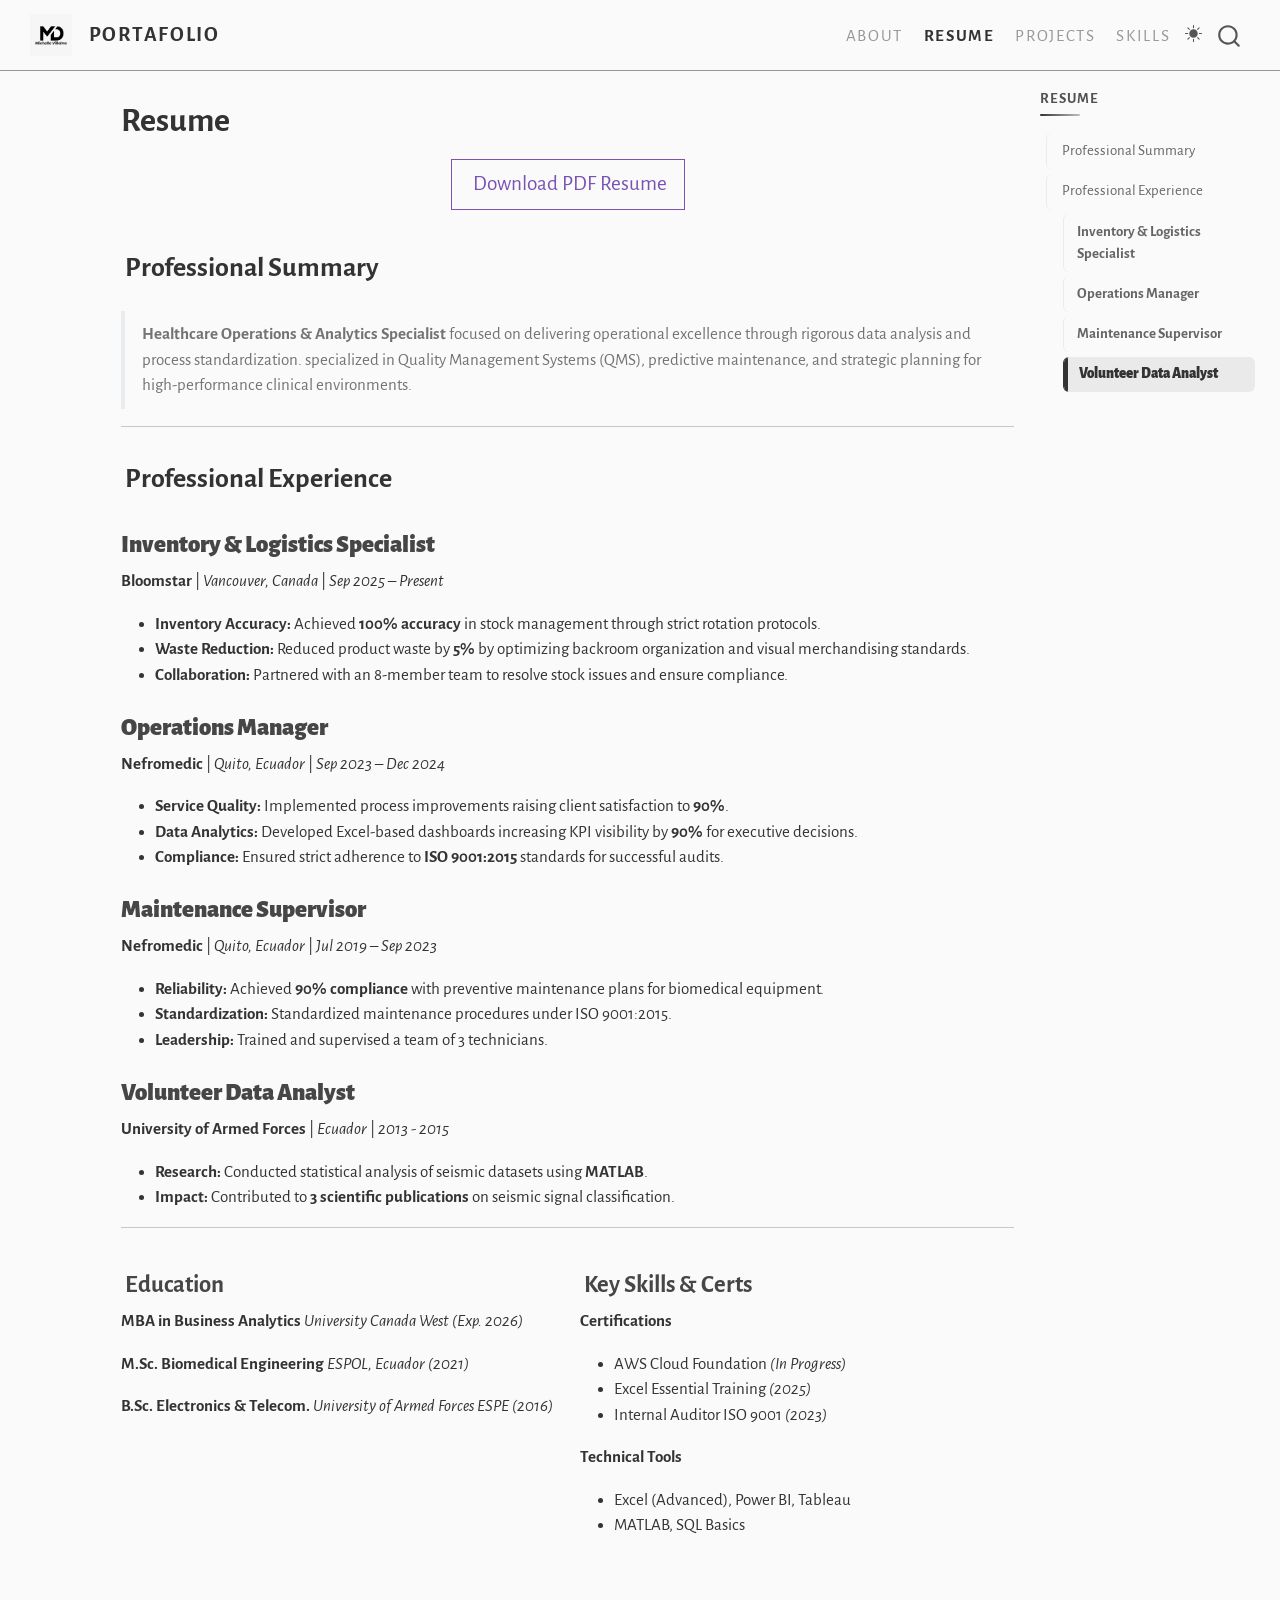
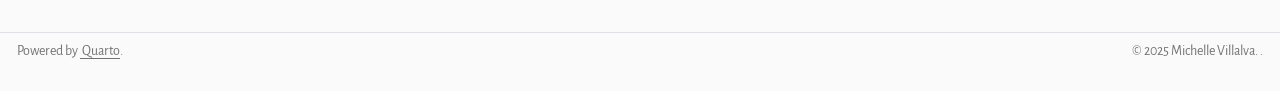
<file: resume 2.html>
<!DOCTYPE html>
<html xmlns="http://www.w3.org/1999/xhtml" lang="en-GB" xml:lang="en-GB"><head>

<meta charset="utf-8">
<meta name="generator" content="quarto-1.8.25">

<meta name="viewport" content="width=device-width, initial-scale=1.0, user-scalable=yes">


<title>Resume – Portafolio</title>
<style>
code{white-space: pre-wrap;}
span.smallcaps{font-variant: small-caps;}
div.columns{display: flex; gap: min(4vw, 1.5em);}
div.column{flex: auto; overflow-x: auto;}
div.hanging-indent{margin-left: 1.5em; text-indent: -1.5em;}
ul.task-list{list-style: none;}
ul.task-list li input[type="checkbox"] {
  width: 0.8em;
  margin: 0 0.8em 0.2em -1em; /* quarto-specific, see https://github.com/quarto-dev/quarto-cli/issues/4556 */ 
  vertical-align: middle;
}
</style>


<script src="site_libs/quarto-nav/quarto-nav.js"></script>
<script src="site_libs/quarto-nav/headroom.min.js"></script>
<script src="site_libs/clipboard/clipboard.min.js"></script>
<script src="site_libs/quarto-search/autocomplete.umd.js"></script>
<script src="site_libs/quarto-search/fuse.min.js"></script>
<script src="site_libs/quarto-search/quarto-search.js"></script>
<meta name="quarto:offset" content="./">
<link href="./Images/Logo.png" rel="icon" type="image/png">
<script src="site_libs/quarto-html/quarto.js" type="module"></script>
<script src="site_libs/quarto-html/tabsets/tabsets.js" type="module"></script>
<script src="site_libs/quarto-html/axe/axe-check.js" type="module"></script>
<script src="site_libs/quarto-html/popper.min.js"></script>
<script src="site_libs/quarto-html/tippy.umd.min.js"></script>
<script src="site_libs/quarto-html/anchor.min.js"></script>
<link href="site_libs/quarto-html/tippy.css" rel="stylesheet">
<link href="site_libs/quarto-html/quarto-syntax-highlighting-7b89279ff1a6dce999919e0e67d4d9ec.css" rel="stylesheet" class="quarto-color-scheme" id="quarto-text-highlighting-styles">
<link href="site_libs/quarto-html/quarto-syntax-highlighting-dark-707d8167ce6003fca903bfe2be84ab7f.css" rel="stylesheet" class="quarto-color-scheme quarto-color-alternate" id="quarto-text-highlighting-styles">
<link href="site_libs/quarto-html/quarto-syntax-highlighting-7b89279ff1a6dce999919e0e67d4d9ec.css" rel="stylesheet" class="quarto-color-scheme-extra" id="quarto-text-highlighting-styles">
<script src="site_libs/bootstrap/bootstrap.min.js"></script>
<link href="site_libs/bootstrap/bootstrap-icons.css" rel="stylesheet">
<link href="site_libs/bootstrap/bootstrap-e888a3417ce4e43f57093104cbd74633.min.css" rel="stylesheet" append-hash="true" class="quarto-color-scheme" id="quarto-bootstrap" data-mode="light">
<link href="site_libs/bootstrap/bootstrap-dark-e592baf2dacfad6d5b5aa2afc3d7a119.min.css" rel="stylesheet" append-hash="true" class="quarto-color-scheme quarto-color-alternate" id="quarto-bootstrap" data-mode="dark">
<link href="site_libs/bootstrap/bootstrap-e888a3417ce4e43f57093104cbd74633.min.css" rel="stylesheet" append-hash="true" class="quarto-color-scheme-extra" id="quarto-bootstrap" data-mode="light">
<script src="site_libs/quarto-contrib/iconify-3.0.0/iconify-icon.min.js"></script>
<script id="quarto-search-options" type="application/json">{
  "location": "navbar",
  "copy-button": false,
  "collapse-after": 3,
  "panel-placement": "end",
  "type": "overlay",
  "limit": 50,
  "keyboard-shortcut": [
    "f",
    "/",
    "s"
  ],
  "show-item-context": false,
  "language": {
    "search-no-results-text": "No results",
    "search-matching-documents-text": "matching documents",
    "search-copy-link-title": "Copy link to search",
    "search-hide-matches-text": "Hide additional matches",
    "search-more-match-text": "more match in this document",
    "search-more-matches-text": "more matches in this document",
    "search-clear-button-title": "Clear",
    "search-text-placeholder": "",
    "search-detached-cancel-button-title": "Cancel",
    "search-submit-button-title": "Submit",
    "search-label": "Search"
  }
}</script>
<style>html{ scroll-behavior: smooth; }</style>


<meta property="og:title" content="Resume – Portafolio">
<meta property="og:image" content="Images/Myself.jpg">
<meta property="og:site_name" content="Portafolio">
<meta name="twitter:title" content="Resume – Portafolio">
<meta name="twitter:image" content="Images/Myself.jpg">
<meta name="twitter:card" content="summary_large_image">
</head>

<body class="nav-fixed quarto-light"><script id="quarto-html-before-body" type="application/javascript">
    const toggleBodyColorMode = (bsSheetEl) => {
      const mode = bsSheetEl.getAttribute("data-mode");
      const bodyEl = window.document.querySelector("body");
      if (mode === "dark") {
        bodyEl.classList.add("quarto-dark");
        bodyEl.classList.remove("quarto-light");
      } else {
        bodyEl.classList.add("quarto-light");
        bodyEl.classList.remove("quarto-dark");
      }
    }
    const toggleBodyColorPrimary = () => {
      const bsSheetEl = window.document.querySelector("link#quarto-bootstrap:not([rel=disabled-stylesheet])");
      if (bsSheetEl) {
        toggleBodyColorMode(bsSheetEl);
      }
    }
    const setColorSchemeToggle = (alternate) => {
      const toggles = window.document.querySelectorAll('.quarto-color-scheme-toggle');
      for (let i=0; i < toggles.length; i++) {
        const toggle = toggles[i];
        if (toggle) {
          if (alternate) {
            toggle.classList.add("alternate");
          } else {
            toggle.classList.remove("alternate");
          }
        }
      }
    };
    const toggleColorMode = (alternate) => {
      // Switch the stylesheets
      const primaryStylesheets = window.document.querySelectorAll('link.quarto-color-scheme:not(.quarto-color-alternate)');
      const alternateStylesheets = window.document.querySelectorAll('link.quarto-color-scheme.quarto-color-alternate');
      manageTransitions('#quarto-margin-sidebar .nav-link', false);
      if (alternate) {
        // note: dark is layered on light, we don't disable primary!
        enableStylesheet(alternateStylesheets);
        for (const sheetNode of alternateStylesheets) {
          if (sheetNode.id === "quarto-bootstrap") {
            toggleBodyColorMode(sheetNode);
          }
        }
      } else {
        disableStylesheet(alternateStylesheets);
        enableStylesheet(primaryStylesheets)
        toggleBodyColorPrimary();
      }
      manageTransitions('#quarto-margin-sidebar .nav-link', true);
      // Switch the toggles
      setColorSchemeToggle(alternate)
      // Hack to workaround the fact that safari doesn't
      // properly recolor the scrollbar when toggling (#1455)
      if (navigator.userAgent.indexOf('Safari') > 0 && navigator.userAgent.indexOf('Chrome') == -1) {
        manageTransitions("body", false);
        window.scrollTo(0, 1);
        setTimeout(() => {
          window.scrollTo(0, 0);
          manageTransitions("body", true);
        }, 40);
      }
    }
    const disableStylesheet = (stylesheets) => {
      for (let i=0; i < stylesheets.length; i++) {
        const stylesheet = stylesheets[i];
        stylesheet.rel = 'disabled-stylesheet';
      }
    }
    const enableStylesheet = (stylesheets) => {
      for (let i=0; i < stylesheets.length; i++) {
        const stylesheet = stylesheets[i];
        if(stylesheet.rel !== 'stylesheet') { // for Chrome, which will still FOUC without this check
          stylesheet.rel = 'stylesheet';
        }
      }
    }
    const manageTransitions = (selector, allowTransitions) => {
      const els = window.document.querySelectorAll(selector);
      for (let i=0; i < els.length; i++) {
        const el = els[i];
        if (allowTransitions) {
          el.classList.remove('notransition');
        } else {
          el.classList.add('notransition');
        }
      }
    }
    const isFileUrl = () => {
      return window.location.protocol === 'file:';
    }
    const hasAlternateSentinel = () => {
      let styleSentinel = getColorSchemeSentinel();
      if (styleSentinel !== null) {
        return styleSentinel === "alternate";
      } else {
        return false;
      }
    }
    const setStyleSentinel = (alternate) => {
      const value = alternate ? "alternate" : "default";
      if (!isFileUrl()) {
        window.localStorage.setItem("quarto-color-scheme", value);
      } else {
        localAlternateSentinel = value;
      }
    }
    const getColorSchemeSentinel = () => {
      if (!isFileUrl()) {
        const storageValue = window.localStorage.getItem("quarto-color-scheme");
        return storageValue != null ? storageValue : localAlternateSentinel;
      } else {
        return localAlternateSentinel;
      }
    }
    const toggleGiscusIfUsed = (isAlternate, darkModeDefault) => {
      const baseTheme = document.querySelector('#giscus-base-theme')?.value ?? 'light';
      const alternateTheme = document.querySelector('#giscus-alt-theme')?.value ?? 'dark';
      let newTheme = '';
      if(authorPrefersDark) {
        newTheme = isAlternate ? baseTheme : alternateTheme;
      } else {
        newTheme = isAlternate ? alternateTheme : baseTheme;
      }
      const changeGiscusTheme = () => {
        // From: https://github.com/giscus/giscus/issues/336
        const sendMessage = (message) => {
          const iframe = document.querySelector('iframe.giscus-frame');
          if (!iframe) return;
          iframe.contentWindow.postMessage({ giscus: message }, 'https://giscus.app');
        }
        sendMessage({
          setConfig: {
            theme: newTheme
          }
        });
      }
      const isGiscussLoaded = window.document.querySelector('iframe.giscus-frame') !== null;
      if (isGiscussLoaded) {
        changeGiscusTheme();
      }
    };
    const authorPrefersDark = false;
    const darkModeDefault = authorPrefersDark;
      document.querySelector('link#quarto-text-highlighting-styles.quarto-color-scheme-extra').rel = 'disabled-stylesheet';
      document.querySelector('link#quarto-bootstrap.quarto-color-scheme-extra').rel = 'disabled-stylesheet';
    let localAlternateSentinel = darkModeDefault ? 'alternate' : 'default';
    // Dark / light mode switch
    window.quartoToggleColorScheme = () => {
      // Read the current dark / light value
      let toAlternate = !hasAlternateSentinel();
      toggleColorMode(toAlternate);
      setStyleSentinel(toAlternate);
      toggleGiscusIfUsed(toAlternate, darkModeDefault);
      window.dispatchEvent(new Event('resize'));
    };
    // Switch to dark mode if need be
    if (hasAlternateSentinel()) {
      toggleColorMode(true);
    } else {
      toggleColorMode(false);
    }
  </script>

<div id="quarto-search-results"></div>
  <header id="quarto-header" class="headroom fixed-top">
    <nav class="navbar navbar-expand-lg " data-bs-theme="dark">
      <div class="navbar-container container-fluid">
      <div class="navbar-brand-container mx-auto">
    <a href="./index.html" class="navbar-brand navbar-brand-logo">
    <img src="./Images/Logo.png" alt="Michelle Villalva Logo" class="navbar-logo light-content">
    <img src="./Images/Logo.png" alt="Michelle Villalva Logo" class="navbar-logo dark-content">
    </a>
    <a class="navbar-brand" href="./index.html">
    <span class="navbar-title">PORTAFOLIO</span>
    </a>
  </div>
            <div id="quarto-search" class="" title="Search"></div>
          <button class="navbar-toggler" type="button" data-bs-toggle="collapse" data-bs-target="#navbarCollapse" aria-controls="navbarCollapse" role="menu" aria-expanded="false" aria-label="Toggle navigation" onclick="if (window.quartoToggleHeadroom) { window.quartoToggleHeadroom(); }">
  <span class="navbar-toggler-icon"></span>
</button>
          <div class="collapse navbar-collapse" id="navbarCollapse">
            <ul class="navbar-nav navbar-nav-scroll ms-auto">
  <li class="nav-item">
    <a class="nav-link" href="./index.html"> 
<span class="menu-text">About</span></a>
  </li>  
  <li class="nav-item">
    <a class="nav-link active" href="./resume.html" aria-current="page"> 
<span class="menu-text">Resume</span></a>
  </li>  
  <li class="nav-item">
    <a class="nav-link" href="./projects.html"> 
<span class="menu-text">Projects</span></a>
  </li>  
  <li class="nav-item">
    <a class="nav-link" href="./skills.html"> 
<span class="menu-text">Skills</span></a>
  </li>  
</ul>
          </div> <!-- /navcollapse -->
            <div class="quarto-navbar-tools">
  <a href="" class="quarto-color-scheme-toggle quarto-navigation-tool  px-1" onclick="window.quartoToggleColorScheme(); return false;" title="Toggle dark mode"><i class="bi"></i></a>
</div>
      </div> <!-- /container-fluid -->
    </nav>
</header>
<!-- content -->
<div id="quarto-content" class="quarto-container page-columns page-rows-contents page-layout-article page-navbar">
<!-- sidebar -->
<!-- margin-sidebar -->
    <div id="quarto-margin-sidebar" class="sidebar margin-sidebar">
        <nav id="TOC" role="doc-toc" class="toc-active">
    <h2 id="toc-title">Resume</h2>
   
  <ul>
  <li><a href="#professional-summary" id="toc-professional-summary" class="nav-link active" data-scroll-target="#professional-summary"><iconify-icon role="img" inline="" icon="fa6-solid:user-tie" aria-label="Icon user-tie from fa6-solid Iconify.design set." title="Icon user-tie from fa6-solid Iconify.design set."></iconify-icon> Professional Summary</a></li>
  <li><a href="#professional-experience" id="toc-professional-experience" class="nav-link" data-scroll-target="#professional-experience"><iconify-icon role="img" inline="" icon="fa6-solid:briefcase" aria-label="Icon briefcase from fa6-solid Iconify.design set." title="Icon briefcase from fa6-solid Iconify.design set."></iconify-icon> Professional Experience</a>
  <ul class="collapse">
  <li><a href="#inventory-logistics-specialist" id="toc-inventory-logistics-specialist" class="nav-link" data-scroll-target="#inventory-logistics-specialist"><strong>Inventory &amp; Logistics Specialist</strong></a></li>
  <li><a href="#operations-manager" id="toc-operations-manager" class="nav-link" data-scroll-target="#operations-manager"><strong>Operations Manager</strong></a></li>
  <li><a href="#maintenance-supervisor" id="toc-maintenance-supervisor" class="nav-link" data-scroll-target="#maintenance-supervisor"><strong>Maintenance Supervisor</strong></a></li>
  <li><a href="#volunteer-data-analyst" id="toc-volunteer-data-analyst" class="nav-link" data-scroll-target="#volunteer-data-analyst"><strong>Volunteer Data Analyst</strong></a></li>
  </ul></li>
  </ul>
</nav>
    </div>
<!-- main -->
<main class="content" id="quarto-document-content">


<header id="title-block-header" class="quarto-title-block default">
<div class="quarto-title">
<h1 class="title">Resume</h1>
</div>



<div class="quarto-title-meta">

    
  
    
  </div>
  


</header>


<div style="text-align: center; margin-bottom: 40px;">
<p><a href="Files/Michelle_Villalva_Resume.pdf" class="btn btn-outline-primary btn-lg" target="_blank" role="button" style="color: #7952b3; border-color: #7952b3;"> <iconify-icon role="img" inline="" icon="fa6-solid:file-arrow-down" aria-label="Icon file-arrow-down from fa6-solid Iconify.design set." title="Icon file-arrow-down from fa6-solid Iconify.design set."></iconify-icon> Download PDF Resume </a></p>
</div>
<section id="professional-summary" class="level2">
<h2 class="anchored" data-anchor-id="professional-summary"><iconify-icon role="img" inline="" icon="fa6-solid:user-tie" aria-label="Icon user-tie from fa6-solid Iconify.design set." title="Icon user-tie from fa6-solid Iconify.design set."></iconify-icon> Professional Summary</h2>
<blockquote class="blockquote">
<p><strong>Healthcare Operations &amp; Analytics Specialist</strong> focused on delivering operational excellence through rigorous data analysis and process standardization. specialized in Quality Management Systems (QMS), predictive maintenance, and strategic planning for high-performance clinical environments.</p>
</blockquote>
<hr>
</section>
<section id="professional-experience" class="level2">
<h2 class="anchored" data-anchor-id="professional-experience"><iconify-icon role="img" inline="" icon="fa6-solid:briefcase" aria-label="Icon briefcase from fa6-solid Iconify.design set." title="Icon briefcase from fa6-solid Iconify.design set."></iconify-icon> Professional Experience</h2>
<section id="inventory-logistics-specialist" class="level3">
<h3 class="anchored" data-anchor-id="inventory-logistics-specialist"><strong>Inventory &amp; Logistics Specialist</strong></h3>
<p><strong>Bloomstar</strong> | <em>Vancouver, Canada</em> | <em>Sep 2025 – Present</em></p>
<ul>
<li><strong>Inventory Accuracy:</strong> Achieved <strong>100% accuracy</strong> in stock management through strict rotation protocols.</li>
<li><strong>Waste Reduction:</strong> Reduced product waste by <strong>5%</strong> by optimizing backroom organization and visual merchandising standards.</li>
<li><strong>Collaboration:</strong> Partnered with an 8-member team to resolve stock issues and ensure compliance.</li>
</ul>
</section>
<section id="operations-manager" class="level3">
<h3 class="anchored" data-anchor-id="operations-manager"><strong>Operations Manager</strong></h3>
<p><strong>Nefromedic</strong> | <em>Quito, Ecuador</em> | <em>Sep 2023 – Dec 2024</em></p>
<ul>
<li><strong>Service Quality:</strong> Implemented process improvements raising client satisfaction to <strong>90%</strong>.</li>
<li><strong>Data Analytics:</strong> Developed Excel-based dashboards increasing KPI visibility by <strong>90%</strong> for executive decisions.</li>
<li><strong>Compliance:</strong> Ensured strict adherence to <strong>ISO 9001:2015</strong> standards for successful audits.</li>
</ul>
</section>
<section id="maintenance-supervisor" class="level3">
<h3 class="anchored" data-anchor-id="maintenance-supervisor"><strong>Maintenance Supervisor</strong></h3>
<p><strong>Nefromedic</strong> | <em>Quito, Ecuador</em> | <em>Jul 2019 – Sep 2023</em></p>
<ul>
<li><strong>Reliability:</strong> Achieved <strong>90% compliance</strong> with preventive maintenance plans for biomedical equipment.</li>
<li><strong>Standardization:</strong> Standardized maintenance procedures under ISO 9001:2015.</li>
<li><strong>Leadership:</strong> Trained and supervised a team of 3 technicians.</li>
</ul>
</section>
<section id="volunteer-data-analyst" class="level3">
<h3 class="anchored" data-anchor-id="volunteer-data-analyst"><strong>Volunteer Data Analyst</strong></h3>
<p><strong>University of Armed Forces</strong> | <em>Ecuador</em> | <em>2013 - 2015</em></p>
<ul>
<li><strong>Research:</strong> Conducted statistical analysis of seismic datasets using <strong>MATLAB</strong>.</li>
<li><strong>Impact:</strong> Contributed to <strong>3 scientific publications</strong> on seismic signal classification.</li>
</ul>
<hr>
</section>
<div class="grid">
<section id="education" class="level3 g-col-12 g-col-md-6">
<h3 class="anchored" data-anchor-id="education"><iconify-icon role="img" inline="" icon="fa6-solid:graduation-cap" aria-label="Icon graduation-cap from fa6-solid Iconify.design set." title="Icon graduation-cap from fa6-solid Iconify.design set."></iconify-icon> Education</h3>
<p><strong>MBA in Business Analytics</strong> <em>University Canada West (Exp. 2026)</em></p>
<p><strong>M.Sc. Biomedical Engineering</strong> <em>ESPOL, Ecuador (2021)</em></p>
<p><strong>B.Sc. Electronics &amp; Telecom.</strong> <em>University of Armed Forces ESPE (2016)</em></p>
</section>
<section id="key-skills-certs" class="level3 g-col-12 g-col-md-6">
<h3 class="anchored" data-anchor-id="key-skills-certs"><iconify-icon role="img" inline="" icon="fa6-solid:certificate" aria-label="Icon certificate from fa6-solid Iconify.design set." title="Icon certificate from fa6-solid Iconify.design set."></iconify-icon> Key Skills &amp; Certs</h3>
<p><strong>Certifications</strong></p>
<ul>
<li>AWS Cloud Foundation <em>(In Progress)</em></li>
<li>Excel Essential Training <em>(2025)</em></li>
<li>Internal Auditor ISO 9001 <em>(2023)</em></li>
</ul>
<p><strong>Technical Tools</strong></p>
<ul>
<li>Excel (Advanced), Power BI, Tableau</li>
<li>MATLAB, SQL Basics</li>
</ul>
</section>
</div>


</section>

<a onclick="window.scrollTo(0, 0); return false;" role="button" id="quarto-back-to-top"><i class="bi bi-arrow-up"></i> Back to top</a></main> <!-- /main -->
<script id="quarto-html-after-body" type="application/javascript">
  window.document.addEventListener("DOMContentLoaded", function (event) {
    // Ensure there is a toggle, if there isn't float one in the top right
    if (window.document.querySelector('.quarto-color-scheme-toggle') === null) {
      const a = window.document.createElement('a');
      a.classList.add('top-right');
      a.classList.add('quarto-color-scheme-toggle');
      a.href = "";
      a.onclick = function() { try { window.quartoToggleColorScheme(); } catch {} return false; };
      const i = window.document.createElement("i");
      i.classList.add('bi');
      a.appendChild(i);
      window.document.body.appendChild(a);
    }
    setColorSchemeToggle(hasAlternateSentinel())
    const icon = "";
    const anchorJS = new window.AnchorJS();
    anchorJS.options = {
      placement: 'right',
      icon: icon
    };
    anchorJS.add('.anchored');
    const isCodeAnnotation = (el) => {
      for (const clz of el.classList) {
        if (clz.startsWith('code-annotation-')) {                     
          return true;
        }
      }
      return false;
    }
    const onCopySuccess = function(e) {
      // button target
      const button = e.trigger;
      // don't keep focus
      button.blur();
      // flash "checked"
      button.classList.add('code-copy-button-checked');
      var currentTitle = button.getAttribute("title");
      button.setAttribute("title", "Copied!");
      let tooltip;
      if (window.bootstrap) {
        button.setAttribute("data-bs-toggle", "tooltip");
        button.setAttribute("data-bs-placement", "left");
        button.setAttribute("data-bs-title", "Copied!");
        tooltip = new bootstrap.Tooltip(button, 
          { trigger: "manual", 
            customClass: "code-copy-button-tooltip",
            offset: [0, -8]});
        tooltip.show();    
      }
      setTimeout(function() {
        if (tooltip) {
          tooltip.hide();
          button.removeAttribute("data-bs-title");
          button.removeAttribute("data-bs-toggle");
          button.removeAttribute("data-bs-placement");
        }
        button.setAttribute("title", currentTitle);
        button.classList.remove('code-copy-button-checked');
      }, 1000);
      // clear code selection
      e.clearSelection();
    }
    const getTextToCopy = function(trigger) {
      const outerScaffold = trigger.parentElement.cloneNode(true);
      const codeEl = outerScaffold.querySelector('code');
      for (const childEl of codeEl.children) {
        if (isCodeAnnotation(childEl)) {
          childEl.remove();
        }
      }
      return codeEl.innerText;
    }
    const clipboard = new window.ClipboardJS('.code-copy-button:not([data-in-quarto-modal])', {
      text: getTextToCopy
    });
    clipboard.on('success', onCopySuccess);
    if (window.document.getElementById('quarto-embedded-source-code-modal')) {
      const clipboardModal = new window.ClipboardJS('.code-copy-button[data-in-quarto-modal]', {
        text: getTextToCopy,
        container: window.document.getElementById('quarto-embedded-source-code-modal')
      });
      clipboardModal.on('success', onCopySuccess);
    }
    const viewSource = window.document.getElementById('quarto-view-source') ||
                       window.document.getElementById('quarto-code-tools-source');
    if (viewSource) {
      const sourceUrl = viewSource.getAttribute("data-quarto-source-url");
      viewSource.addEventListener("click", function(e) {
        if (sourceUrl) {
          // rstudio viewer pane
          if (/\bcapabilities=\b/.test(window.location)) {
            window.open(sourceUrl);
          } else {
            window.location.href = sourceUrl;
          }
        } else {
          const modal = new bootstrap.Modal(document.getElementById('quarto-embedded-source-code-modal'));
          modal.show();
        }
        return false;
      });
    }
    function toggleCodeHandler(show) {
      return function(e) {
        const detailsSrc = window.document.querySelectorAll(".cell > details > .sourceCode");
        for (let i=0; i<detailsSrc.length; i++) {
          const details = detailsSrc[i].parentElement;
          if (show) {
            details.open = true;
          } else {
            details.removeAttribute("open");
          }
        }
        const cellCodeDivs = window.document.querySelectorAll(".cell > .sourceCode");
        const fromCls = show ? "hidden" : "unhidden";
        const toCls = show ? "unhidden" : "hidden";
        for (let i=0; i<cellCodeDivs.length; i++) {
          const codeDiv = cellCodeDivs[i];
          if (codeDiv.classList.contains(fromCls)) {
            codeDiv.classList.remove(fromCls);
            codeDiv.classList.add(toCls);
          } 
        }
        return false;
      }
    }
    const hideAllCode = window.document.getElementById("quarto-hide-all-code");
    if (hideAllCode) {
      hideAllCode.addEventListener("click", toggleCodeHandler(false));
    }
    const showAllCode = window.document.getElementById("quarto-show-all-code");
    if (showAllCode) {
      showAllCode.addEventListener("click", toggleCodeHandler(true));
    }
      var localhostRegex = new RegExp(/^(?:http|https):\/\/localhost\:?[0-9]*\//);
      var mailtoRegex = new RegExp(/^mailto:/);
        var filterRegex = new RegExp('/' + window.location.host + '/');
      var isInternal = (href) => {
          return filterRegex.test(href) || localhostRegex.test(href) || mailtoRegex.test(href);
      }
      // Inspect non-navigation links and adorn them if external
     var links = window.document.querySelectorAll('a[href]:not(.nav-link):not(.navbar-brand):not(.toc-action):not(.sidebar-link):not(.sidebar-item-toggle):not(.pagination-link):not(.no-external):not([aria-hidden]):not(.dropdown-item):not(.quarto-navigation-tool):not(.about-link)');
      for (var i=0; i<links.length; i++) {
        const link = links[i];
        if (!isInternal(link.href)) {
          // undo the damage that might have been done by quarto-nav.js in the case of
          // links that we want to consider external
          if (link.dataset.originalHref !== undefined) {
            link.href = link.dataset.originalHref;
          }
            // target, if specified
            link.setAttribute("target", "_blank");
            if (link.getAttribute("rel") === null) {
              link.setAttribute("rel", "noopener");
            }
        }
      }
    function tippyHover(el, contentFn, onTriggerFn, onUntriggerFn) {
      const config = {
        allowHTML: true,
        maxWidth: 500,
        delay: 100,
        arrow: false,
        appendTo: function(el) {
            return el.parentElement;
        },
        interactive: true,
        interactiveBorder: 10,
        theme: 'quarto',
        placement: 'bottom-start',
      };
      if (contentFn) {
        config.content = contentFn;
      }
      if (onTriggerFn) {
        config.onTrigger = onTriggerFn;
      }
      if (onUntriggerFn) {
        config.onUntrigger = onUntriggerFn;
      }
      window.tippy(el, config); 
    }
    const noterefs = window.document.querySelectorAll('a[role="doc-noteref"]');
    for (var i=0; i<noterefs.length; i++) {
      const ref = noterefs[i];
      tippyHover(ref, function() {
        // use id or data attribute instead here
        let href = ref.getAttribute('data-footnote-href') || ref.getAttribute('href');
        try { href = new URL(href).hash; } catch {}
        const id = href.replace(/^#\/?/, "");
        const note = window.document.getElementById(id);
        if (note) {
          return note.innerHTML;
        } else {
          return "";
        }
      });
    }
    const xrefs = window.document.querySelectorAll('a.quarto-xref');
    const processXRef = (id, note) => {
      // Strip column container classes
      const stripColumnClz = (el) => {
        el.classList.remove("page-full", "page-columns");
        if (el.children) {
          for (const child of el.children) {
            stripColumnClz(child);
          }
        }
      }
      stripColumnClz(note)
      if (id === null || id.startsWith('sec-')) {
        // Special case sections, only their first couple elements
        const container = document.createElement("div");
        if (note.children && note.children.length > 2) {
          container.appendChild(note.children[0].cloneNode(true));
          for (let i = 1; i < note.children.length; i++) {
            const child = note.children[i];
            if (child.tagName === "P" && child.innerText === "") {
              continue;
            } else {
              container.appendChild(child.cloneNode(true));
              break;
            }
          }
          if (window.Quarto?.typesetMath) {
            window.Quarto.typesetMath(container);
          }
          return container.innerHTML
        } else {
          if (window.Quarto?.typesetMath) {
            window.Quarto.typesetMath(note);
          }
          return note.innerHTML;
        }
      } else {
        // Remove any anchor links if they are present
        const anchorLink = note.querySelector('a.anchorjs-link');
        if (anchorLink) {
          anchorLink.remove();
        }
        if (window.Quarto?.typesetMath) {
          window.Quarto.typesetMath(note);
        }
        if (note.classList.contains("callout")) {
          return note.outerHTML;
        } else {
          return note.innerHTML;
        }
      }
    }
    for (var i=0; i<xrefs.length; i++) {
      const xref = xrefs[i];
      tippyHover(xref, undefined, function(instance) {
        instance.disable();
        let url = xref.getAttribute('href');
        let hash = undefined; 
        if (url.startsWith('#')) {
          hash = url;
        } else {
          try { hash = new URL(url).hash; } catch {}
        }
        if (hash) {
          const id = hash.replace(/^#\/?/, "");
          const note = window.document.getElementById(id);
          if (note !== null) {
            try {
              const html = processXRef(id, note.cloneNode(true));
              instance.setContent(html);
            } finally {
              instance.enable();
              instance.show();
            }
          } else {
            // See if we can fetch this
            fetch(url.split('#')[0])
            .then(res => res.text())
            .then(html => {
              const parser = new DOMParser();
              const htmlDoc = parser.parseFromString(html, "text/html");
              const note = htmlDoc.getElementById(id);
              if (note !== null) {
                const html = processXRef(id, note);
                instance.setContent(html);
              } 
            }).finally(() => {
              instance.enable();
              instance.show();
            });
          }
        } else {
          // See if we can fetch a full url (with no hash to target)
          // This is a special case and we should probably do some content thinning / targeting
          fetch(url)
          .then(res => res.text())
          .then(html => {
            const parser = new DOMParser();
            const htmlDoc = parser.parseFromString(html, "text/html");
            const note = htmlDoc.querySelector('main.content');
            if (note !== null) {
              // This should only happen for chapter cross references
              // (since there is no id in the URL)
              // remove the first header
              if (note.children.length > 0 && note.children[0].tagName === "HEADER") {
                note.children[0].remove();
              }
              const html = processXRef(null, note);
              instance.setContent(html);
            } 
          }).finally(() => {
            instance.enable();
            instance.show();
          });
        }
      }, function(instance) {
      });
    }
        let selectedAnnoteEl;
        const selectorForAnnotation = ( cell, annotation) => {
          let cellAttr = 'data-code-cell="' + cell + '"';
          let lineAttr = 'data-code-annotation="' +  annotation + '"';
          const selector = 'span[' + cellAttr + '][' + lineAttr + ']';
          return selector;
        }
        const selectCodeLines = (annoteEl) => {
          const doc = window.document;
          const targetCell = annoteEl.getAttribute("data-target-cell");
          const targetAnnotation = annoteEl.getAttribute("data-target-annotation");
          const annoteSpan = window.document.querySelector(selectorForAnnotation(targetCell, targetAnnotation));
          const lines = annoteSpan.getAttribute("data-code-lines").split(",");
          const lineIds = lines.map((line) => {
            return targetCell + "-" + line;
          })
          let top = null;
          let height = null;
          let parent = null;
          if (lineIds.length > 0) {
              //compute the position of the single el (top and bottom and make a div)
              const el = window.document.getElementById(lineIds[0]);
              top = el.offsetTop;
              height = el.offsetHeight;
              parent = el.parentElement.parentElement;
            if (lineIds.length > 1) {
              const lastEl = window.document.getElementById(lineIds[lineIds.length - 1]);
              const bottom = lastEl.offsetTop + lastEl.offsetHeight;
              height = bottom - top;
            }
            if (top !== null && height !== null && parent !== null) {
              // cook up a div (if necessary) and position it 
              let div = window.document.getElementById("code-annotation-line-highlight");
              if (div === null) {
                div = window.document.createElement("div");
                div.setAttribute("id", "code-annotation-line-highlight");
                div.style.position = 'absolute';
                parent.appendChild(div);
              }
              div.style.top = top - 2 + "px";
              div.style.height = height + 4 + "px";
              div.style.left = 0;
              let gutterDiv = window.document.getElementById("code-annotation-line-highlight-gutter");
              if (gutterDiv === null) {
                gutterDiv = window.document.createElement("div");
                gutterDiv.setAttribute("id", "code-annotation-line-highlight-gutter");
                gutterDiv.style.position = 'absolute';
                const codeCell = window.document.getElementById(targetCell);
                const gutter = codeCell.querySelector('.code-annotation-gutter');
                gutter.appendChild(gutterDiv);
              }
              gutterDiv.style.top = top - 2 + "px";
              gutterDiv.style.height = height + 4 + "px";
            }
            selectedAnnoteEl = annoteEl;
          }
        };
        const unselectCodeLines = () => {
          const elementsIds = ["code-annotation-line-highlight", "code-annotation-line-highlight-gutter"];
          elementsIds.forEach((elId) => {
            const div = window.document.getElementById(elId);
            if (div) {
              div.remove();
            }
          });
          selectedAnnoteEl = undefined;
        };
          // Handle positioning of the toggle
      window.addEventListener(
        "resize",
        throttle(() => {
          elRect = undefined;
          if (selectedAnnoteEl) {
            selectCodeLines(selectedAnnoteEl);
          }
        }, 10)
      );
      function throttle(fn, ms) {
      let throttle = false;
      let timer;
        return (...args) => {
          if(!throttle) { // first call gets through
              fn.apply(this, args);
              throttle = true;
          } else { // all the others get throttled
              if(timer) clearTimeout(timer); // cancel #2
              timer = setTimeout(() => {
                fn.apply(this, args);
                timer = throttle = false;
              }, ms);
          }
        };
      }
        // Attach click handler to the DT
        const annoteDls = window.document.querySelectorAll('dt[data-target-cell]');
        for (const annoteDlNode of annoteDls) {
          annoteDlNode.addEventListener('click', (event) => {
            const clickedEl = event.target;
            if (clickedEl !== selectedAnnoteEl) {
              unselectCodeLines();
              const activeEl = window.document.querySelector('dt[data-target-cell].code-annotation-active');
              if (activeEl) {
                activeEl.classList.remove('code-annotation-active');
              }
              selectCodeLines(clickedEl);
              clickedEl.classList.add('code-annotation-active');
            } else {
              // Unselect the line
              unselectCodeLines();
              clickedEl.classList.remove('code-annotation-active');
            }
          });
        }
    const findCites = (el) => {
      const parentEl = el.parentElement;
      if (parentEl) {
        const cites = parentEl.dataset.cites;
        if (cites) {
          return {
            el,
            cites: cites.split(' ')
          };
        } else {
          return findCites(el.parentElement)
        }
      } else {
        return undefined;
      }
    };
    var bibliorefs = window.document.querySelectorAll('a[role="doc-biblioref"]');
    for (var i=0; i<bibliorefs.length; i++) {
      const ref = bibliorefs[i];
      const citeInfo = findCites(ref);
      if (citeInfo) {
        tippyHover(citeInfo.el, function() {
          var popup = window.document.createElement('div');
          citeInfo.cites.forEach(function(cite) {
            var citeDiv = window.document.createElement('div');
            citeDiv.classList.add('hanging-indent');
            citeDiv.classList.add('csl-entry');
            var biblioDiv = window.document.getElementById('ref-' + cite);
            if (biblioDiv) {
              citeDiv.innerHTML = biblioDiv.innerHTML;
            }
            popup.appendChild(citeDiv);
          });
          return popup.innerHTML;
        });
      }
    }
  });
  </script>
</div> <!-- /content -->
<footer class="footer">
  <div class="nav-footer">
    <div class="nav-footer-left">
<p>Powered by <a href="https://quarto.org"><iconify-icon role="img" inline="" icon="simple-icons:quarto" aria-label="Quarto Logo" title="Quarto Logo"></iconify-icon> Quarto</a>.</p>
</div>   
    <div class="nav-footer-center">
      &nbsp;
    </div>
    <div class="nav-footer-right">
<p>© 2025 Michelle Villalva. <iconify-icon role="img" inline="" icon="octicon:heart-fill-16" aria-label="Heart" title="Heart"></iconify-icon>.</p>
</div>
  </div>
</footer>
<script>
  document.querySelectorAll('header#title-block-header div, header#title-block-header p').forEach(function(el) {
    if (!el.textContent.trim()) {
      el.style.display = 'none';
      el.textContent = "";
    }
  });
</script>




<script src="site_libs/quarto-html/zenscroll-min.js"></script>
</body></html>
</file>
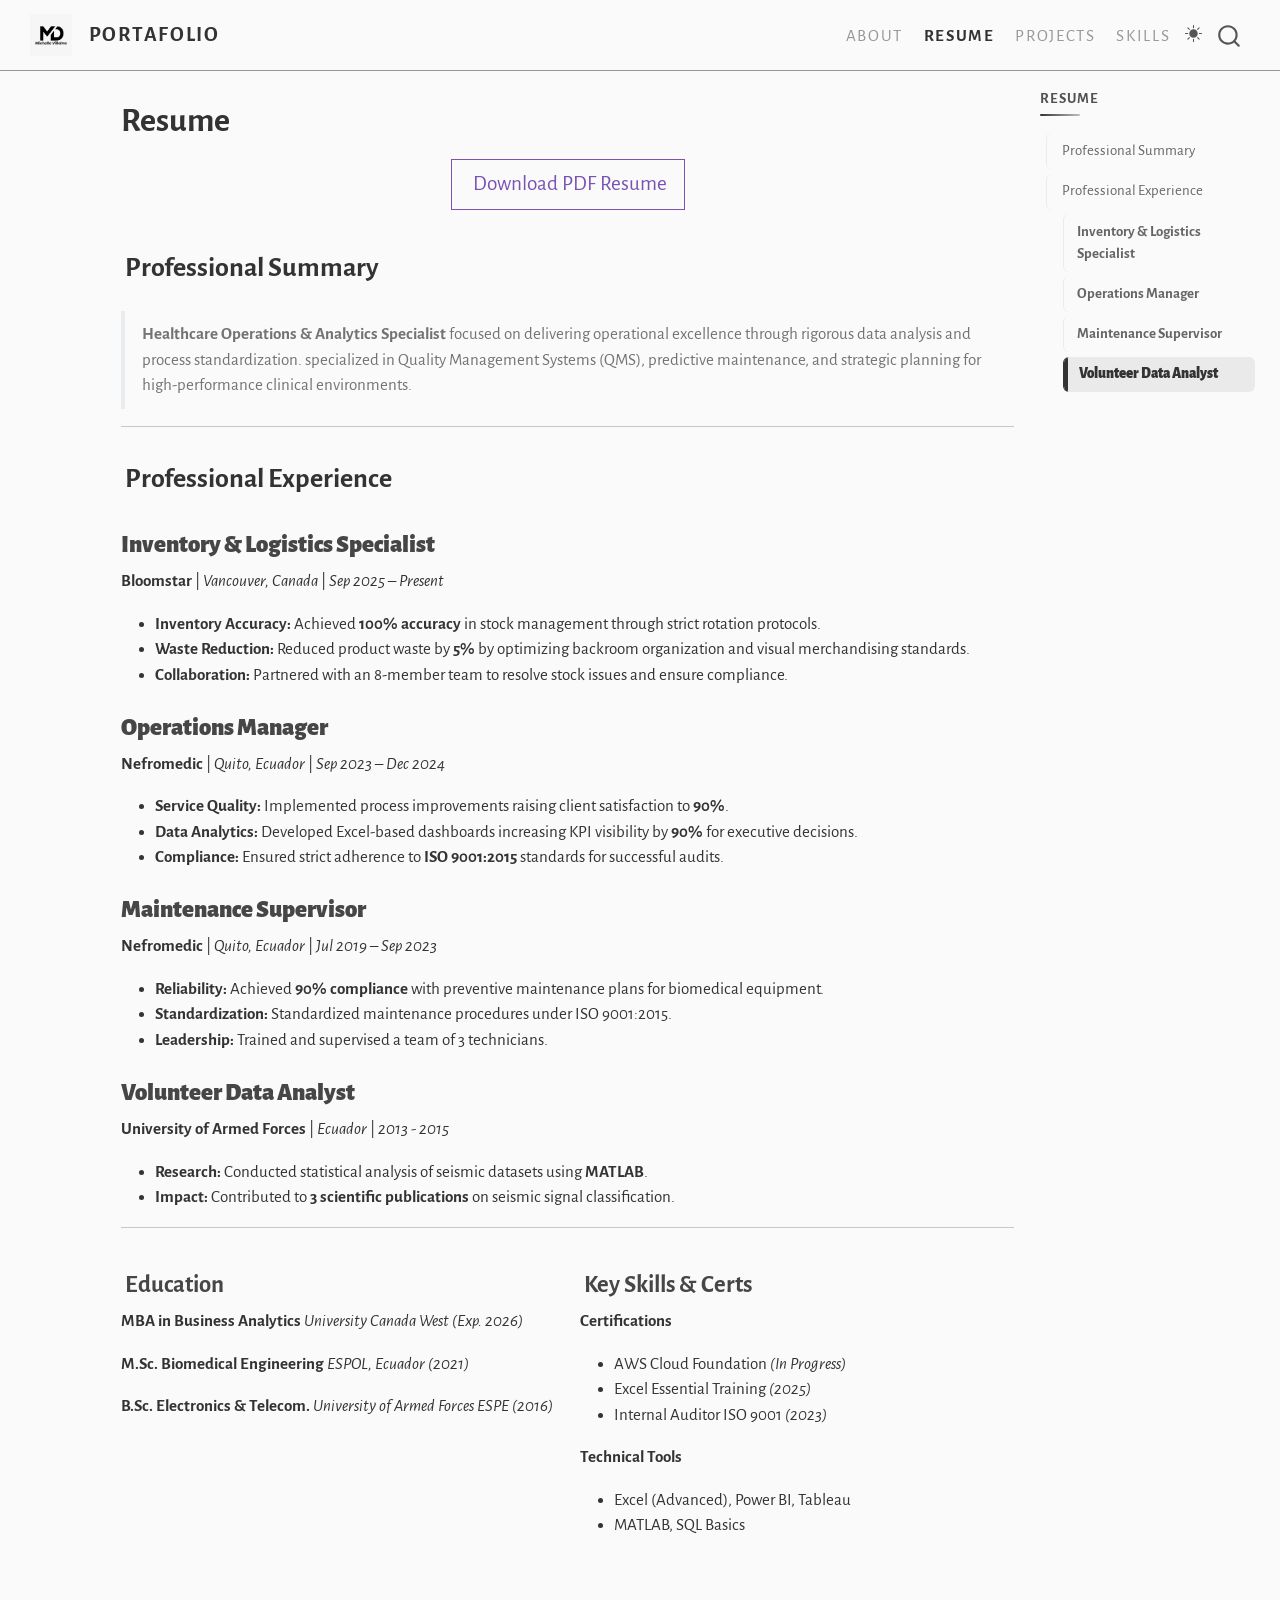
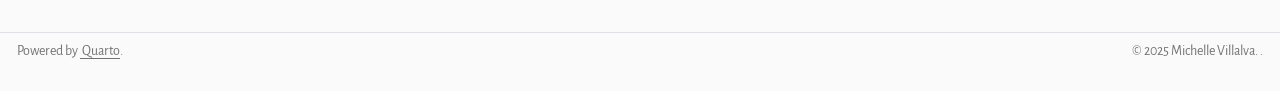
<file: resume.html>
<!DOCTYPE html>
<html xmlns="http://www.w3.org/1999/xhtml" lang="en-GB" xml:lang="en-GB"><head>

<meta charset="utf-8">
<meta name="generator" content="quarto-1.8.25">

<meta name="viewport" content="width=device-width, initial-scale=1.0, user-scalable=yes">


<title>Resume – Portafolio</title>
<style>
code{white-space: pre-wrap;}
span.smallcaps{font-variant: small-caps;}
div.columns{display: flex; gap: min(4vw, 1.5em);}
div.column{flex: auto; overflow-x: auto;}
div.hanging-indent{margin-left: 1.5em; text-indent: -1.5em;}
ul.task-list{list-style: none;}
ul.task-list li input[type="checkbox"] {
  width: 0.8em;
  margin: 0 0.8em 0.2em -1em; /* quarto-specific, see https://github.com/quarto-dev/quarto-cli/issues/4556 */ 
  vertical-align: middle;
}
</style>


<script src="site_libs/quarto-nav/quarto-nav.js"></script>
<script src="site_libs/quarto-nav/headroom.min.js"></script>
<script src="site_libs/clipboard/clipboard.min.js"></script>
<script src="site_libs/quarto-search/autocomplete.umd.js"></script>
<script src="site_libs/quarto-search/fuse.min.js"></script>
<script src="site_libs/quarto-search/quarto-search.js"></script>
<meta name="quarto:offset" content="./">
<link href="./Images/Logo.png" rel="icon" type="image/png">
<script src="site_libs/quarto-html/quarto.js" type="module"></script>
<script src="site_libs/quarto-html/tabsets/tabsets.js" type="module"></script>
<script src="site_libs/quarto-html/axe/axe-check.js" type="module"></script>
<script src="site_libs/quarto-html/popper.min.js"></script>
<script src="site_libs/quarto-html/tippy.umd.min.js"></script>
<script src="site_libs/quarto-html/anchor.min.js"></script>
<link href="site_libs/quarto-html/tippy.css" rel="stylesheet">
<link href="site_libs/quarto-html/quarto-syntax-highlighting-7b89279ff1a6dce999919e0e67d4d9ec.css" rel="stylesheet" class="quarto-color-scheme" id="quarto-text-highlighting-styles">
<link href="site_libs/quarto-html/quarto-syntax-highlighting-dark-707d8167ce6003fca903bfe2be84ab7f.css" rel="stylesheet" class="quarto-color-scheme quarto-color-alternate" id="quarto-text-highlighting-styles">
<link href="site_libs/quarto-html/quarto-syntax-highlighting-7b89279ff1a6dce999919e0e67d4d9ec.css" rel="stylesheet" class="quarto-color-scheme-extra" id="quarto-text-highlighting-styles">
<script src="site_libs/bootstrap/bootstrap.min.js"></script>
<link href="site_libs/bootstrap/bootstrap-icons.css" rel="stylesheet">
<link href="site_libs/bootstrap/bootstrap-e888a3417ce4e43f57093104cbd74633.min.css" rel="stylesheet" append-hash="true" class="quarto-color-scheme" id="quarto-bootstrap" data-mode="light">
<link href="site_libs/bootstrap/bootstrap-dark-e592baf2dacfad6d5b5aa2afc3d7a119.min.css" rel="stylesheet" append-hash="true" class="quarto-color-scheme quarto-color-alternate" id="quarto-bootstrap" data-mode="dark">
<link href="site_libs/bootstrap/bootstrap-e888a3417ce4e43f57093104cbd74633.min.css" rel="stylesheet" append-hash="true" class="quarto-color-scheme-extra" id="quarto-bootstrap" data-mode="light">
<script src="site_libs/quarto-contrib/iconify-3.0.0/iconify-icon.min.js"></script>
<script id="quarto-search-options" type="application/json">{
  "location": "navbar",
  "copy-button": false,
  "collapse-after": 3,
  "panel-placement": "end",
  "type": "overlay",
  "limit": 50,
  "keyboard-shortcut": [
    "f",
    "/",
    "s"
  ],
  "show-item-context": false,
  "language": {
    "search-no-results-text": "No results",
    "search-matching-documents-text": "matching documents",
    "search-copy-link-title": "Copy link to search",
    "search-hide-matches-text": "Hide additional matches",
    "search-more-match-text": "more match in this document",
    "search-more-matches-text": "more matches in this document",
    "search-clear-button-title": "Clear",
    "search-text-placeholder": "",
    "search-detached-cancel-button-title": "Cancel",
    "search-submit-button-title": "Submit",
    "search-label": "Search"
  }
}</script>
<style>html{ scroll-behavior: smooth; }</style>


<meta property="og:title" content="Resume – Portafolio">
<meta property="og:image" content="https://mdvillalva92-lab.github.io/mvillalva-portafolio/Images/Myself.jpg">
<meta property="og:site_name" content="Portafolio">
<meta name="twitter:title" content="Resume – Portafolio">
<meta name="twitter:image" content="https://mdvillalva92-lab.github.io/mvillalva-portafolio/Images/Myself.jpg">
<meta name="twitter:card" content="summary_large_image">
</head>

<body class="nav-fixed quarto-light"><script id="quarto-html-before-body" type="application/javascript">
    const toggleBodyColorMode = (bsSheetEl) => {
      const mode = bsSheetEl.getAttribute("data-mode");
      const bodyEl = window.document.querySelector("body");
      if (mode === "dark") {
        bodyEl.classList.add("quarto-dark");
        bodyEl.classList.remove("quarto-light");
      } else {
        bodyEl.classList.add("quarto-light");
        bodyEl.classList.remove("quarto-dark");
      }
    }
    const toggleBodyColorPrimary = () => {
      const bsSheetEl = window.document.querySelector("link#quarto-bootstrap:not([rel=disabled-stylesheet])");
      if (bsSheetEl) {
        toggleBodyColorMode(bsSheetEl);
      }
    }
    const setColorSchemeToggle = (alternate) => {
      const toggles = window.document.querySelectorAll('.quarto-color-scheme-toggle');
      for (let i=0; i < toggles.length; i++) {
        const toggle = toggles[i];
        if (toggle) {
          if (alternate) {
            toggle.classList.add("alternate");
          } else {
            toggle.classList.remove("alternate");
          }
        }
      }
    };
    const toggleColorMode = (alternate) => {
      // Switch the stylesheets
      const primaryStylesheets = window.document.querySelectorAll('link.quarto-color-scheme:not(.quarto-color-alternate)');
      const alternateStylesheets = window.document.querySelectorAll('link.quarto-color-scheme.quarto-color-alternate');
      manageTransitions('#quarto-margin-sidebar .nav-link', false);
      if (alternate) {
        // note: dark is layered on light, we don't disable primary!
        enableStylesheet(alternateStylesheets);
        for (const sheetNode of alternateStylesheets) {
          if (sheetNode.id === "quarto-bootstrap") {
            toggleBodyColorMode(sheetNode);
          }
        }
      } else {
        disableStylesheet(alternateStylesheets);
        enableStylesheet(primaryStylesheets)
        toggleBodyColorPrimary();
      }
      manageTransitions('#quarto-margin-sidebar .nav-link', true);
      // Switch the toggles
      setColorSchemeToggle(alternate)
      // Hack to workaround the fact that safari doesn't
      // properly recolor the scrollbar when toggling (#1455)
      if (navigator.userAgent.indexOf('Safari') > 0 && navigator.userAgent.indexOf('Chrome') == -1) {
        manageTransitions("body", false);
        window.scrollTo(0, 1);
        setTimeout(() => {
          window.scrollTo(0, 0);
          manageTransitions("body", true);
        }, 40);
      }
    }
    const disableStylesheet = (stylesheets) => {
      for (let i=0; i < stylesheets.length; i++) {
        const stylesheet = stylesheets[i];
        stylesheet.rel = 'disabled-stylesheet';
      }
    }
    const enableStylesheet = (stylesheets) => {
      for (let i=0; i < stylesheets.length; i++) {
        const stylesheet = stylesheets[i];
        if(stylesheet.rel !== 'stylesheet') { // for Chrome, which will still FOUC without this check
          stylesheet.rel = 'stylesheet';
        }
      }
    }
    const manageTransitions = (selector, allowTransitions) => {
      const els = window.document.querySelectorAll(selector);
      for (let i=0; i < els.length; i++) {
        const el = els[i];
        if (allowTransitions) {
          el.classList.remove('notransition');
        } else {
          el.classList.add('notransition');
        }
      }
    }
    const isFileUrl = () => {
      return window.location.protocol === 'file:';
    }
    const hasAlternateSentinel = () => {
      let styleSentinel = getColorSchemeSentinel();
      if (styleSentinel !== null) {
        return styleSentinel === "alternate";
      } else {
        return false;
      }
    }
    const setStyleSentinel = (alternate) => {
      const value = alternate ? "alternate" : "default";
      if (!isFileUrl()) {
        window.localStorage.setItem("quarto-color-scheme", value);
      } else {
        localAlternateSentinel = value;
      }
    }
    const getColorSchemeSentinel = () => {
      if (!isFileUrl()) {
        const storageValue = window.localStorage.getItem("quarto-color-scheme");
        return storageValue != null ? storageValue : localAlternateSentinel;
      } else {
        return localAlternateSentinel;
      }
    }
    const toggleGiscusIfUsed = (isAlternate, darkModeDefault) => {
      const baseTheme = document.querySelector('#giscus-base-theme')?.value ?? 'light';
      const alternateTheme = document.querySelector('#giscus-alt-theme')?.value ?? 'dark';
      let newTheme = '';
      if(authorPrefersDark) {
        newTheme = isAlternate ? baseTheme : alternateTheme;
      } else {
        newTheme = isAlternate ? alternateTheme : baseTheme;
      }
      const changeGiscusTheme = () => {
        // From: https://github.com/giscus/giscus/issues/336
        const sendMessage = (message) => {
          const iframe = document.querySelector('iframe.giscus-frame');
          if (!iframe) return;
          iframe.contentWindow.postMessage({ giscus: message }, 'https://giscus.app');
        }
        sendMessage({
          setConfig: {
            theme: newTheme
          }
        });
      }
      const isGiscussLoaded = window.document.querySelector('iframe.giscus-frame') !== null;
      if (isGiscussLoaded) {
        changeGiscusTheme();
      }
    };
    const authorPrefersDark = false;
    const darkModeDefault = authorPrefersDark;
      document.querySelector('link#quarto-text-highlighting-styles.quarto-color-scheme-extra').rel = 'disabled-stylesheet';
      document.querySelector('link#quarto-bootstrap.quarto-color-scheme-extra').rel = 'disabled-stylesheet';
    let localAlternateSentinel = darkModeDefault ? 'alternate' : 'default';
    // Dark / light mode switch
    window.quartoToggleColorScheme = () => {
      // Read the current dark / light value
      let toAlternate = !hasAlternateSentinel();
      toggleColorMode(toAlternate);
      setStyleSentinel(toAlternate);
      toggleGiscusIfUsed(toAlternate, darkModeDefault);
      window.dispatchEvent(new Event('resize'));
    };
    // Switch to dark mode if need be
    if (hasAlternateSentinel()) {
      toggleColorMode(true);
    } else {
      toggleColorMode(false);
    }
  </script>

<div id="quarto-search-results"></div>
  <header id="quarto-header" class="headroom fixed-top">
    <nav class="navbar navbar-expand-lg " data-bs-theme="dark">
      <div class="navbar-container container-fluid">
      <div class="navbar-brand-container mx-auto">
    <a href="./index.html" class="navbar-brand navbar-brand-logo">
    <img src="./Images/Logo.png" alt="Michelle Villalva Logo" class="navbar-logo light-content">
    <img src="./Images/Logo.png" alt="Michelle Villalva Logo" class="navbar-logo dark-content">
    </a>
    <a class="navbar-brand" href="./index.html">
    <span class="navbar-title">PORTAFOLIO</span>
    </a>
  </div>
            <div id="quarto-search" class="" title="Search"></div>
          <button class="navbar-toggler" type="button" data-bs-toggle="collapse" data-bs-target="#navbarCollapse" aria-controls="navbarCollapse" role="menu" aria-expanded="false" aria-label="Toggle navigation" onclick="if (window.quartoToggleHeadroom) { window.quartoToggleHeadroom(); }">
  <span class="navbar-toggler-icon"></span>
</button>
          <div class="collapse navbar-collapse" id="navbarCollapse">
            <ul class="navbar-nav navbar-nav-scroll ms-auto">
  <li class="nav-item">
    <a class="nav-link" href="./index.html"> 
<span class="menu-text">About</span></a>
  </li>  
  <li class="nav-item">
    <a class="nav-link active" href="./resume.html" aria-current="page"> 
<span class="menu-text">Resume</span></a>
  </li>  
  <li class="nav-item">
    <a class="nav-link" href="./projects.html"> 
<span class="menu-text">Projects</span></a>
  </li>  
  <li class="nav-item">
    <a class="nav-link" href="./skills.html"> 
<span class="menu-text">Skills</span></a>
  </li>  
</ul>
          </div> <!-- /navcollapse -->
            <div class="quarto-navbar-tools">
  <a href="" class="quarto-color-scheme-toggle quarto-navigation-tool  px-1" onclick="window.quartoToggleColorScheme(); return false;" title="Toggle dark mode"><i class="bi"></i></a>
</div>
      </div> <!-- /container-fluid -->
    </nav>
</header>
<!-- content -->
<div id="quarto-content" class="quarto-container page-columns page-rows-contents page-layout-article page-navbar">
<!-- sidebar -->
<!-- margin-sidebar -->
    <div id="quarto-margin-sidebar" class="sidebar margin-sidebar">
        <nav id="TOC" role="doc-toc" class="toc-active">
    <h2 id="toc-title">Resume</h2>
   
  <ul>
  <li><a href="#professional-summary" id="toc-professional-summary" class="nav-link active" data-scroll-target="#professional-summary"><iconify-icon role="img" inline="" icon="fa6-solid:user-tie" aria-label="Icon user-tie from fa6-solid Iconify.design set." title="Icon user-tie from fa6-solid Iconify.design set."></iconify-icon> Professional Summary</a></li>
  <li><a href="#professional-experience" id="toc-professional-experience" class="nav-link" data-scroll-target="#professional-experience"><iconify-icon role="img" inline="" icon="fa6-solid:briefcase" aria-label="Icon briefcase from fa6-solid Iconify.design set." title="Icon briefcase from fa6-solid Iconify.design set."></iconify-icon> Professional Experience</a>
  <ul class="collapse">
  <li><a href="#inventory-logistics-specialist" id="toc-inventory-logistics-specialist" class="nav-link" data-scroll-target="#inventory-logistics-specialist"><strong>Inventory &amp; Logistics Specialist</strong></a></li>
  <li><a href="#operations-manager" id="toc-operations-manager" class="nav-link" data-scroll-target="#operations-manager"><strong>Operations Manager</strong></a></li>
  <li><a href="#maintenance-supervisor" id="toc-maintenance-supervisor" class="nav-link" data-scroll-target="#maintenance-supervisor"><strong>Maintenance Supervisor</strong></a></li>
  <li><a href="#volunteer-data-analyst" id="toc-volunteer-data-analyst" class="nav-link" data-scroll-target="#volunteer-data-analyst"><strong>Volunteer Data Analyst</strong></a></li>
  </ul></li>
  </ul>
</nav>
    </div>
<!-- main -->
<main class="content" id="quarto-document-content">


<header id="title-block-header" class="quarto-title-block default">
<div class="quarto-title">
<h1 class="title">Resume</h1>
</div>



<div class="quarto-title-meta">

    
  
    
  </div>
  


</header>


<div style="text-align: center; margin-bottom: 40px;">
<p><a href="Files/Michelle_Villalva_Resume.pdf" class="btn btn-outline-primary btn-lg" target="_blank" role="button" style="color: #7952b3; border-color: #7952b3;"> <iconify-icon role="img" inline="" icon="fa6-solid:file-arrow-down" aria-label="Icon file-arrow-down from fa6-solid Iconify.design set." title="Icon file-arrow-down from fa6-solid Iconify.design set."></iconify-icon> Download PDF Resume </a></p>
</div>
<section id="professional-summary" class="level2">
<h2 class="anchored" data-anchor-id="professional-summary"><iconify-icon role="img" inline="" icon="fa6-solid:user-tie" aria-label="Icon user-tie from fa6-solid Iconify.design set." title="Icon user-tie from fa6-solid Iconify.design set."></iconify-icon> Professional Summary</h2>
<blockquote class="blockquote">
<p><strong>Healthcare Operations &amp; Analytics Specialist</strong> focused on delivering operational excellence through rigorous data analysis and process standardization. specialized in Quality Management Systems (QMS), predictive maintenance, and strategic planning for high-performance clinical environments.</p>
</blockquote>
<hr>
</section>
<section id="professional-experience" class="level2">
<h2 class="anchored" data-anchor-id="professional-experience"><iconify-icon role="img" inline="" icon="fa6-solid:briefcase" aria-label="Icon briefcase from fa6-solid Iconify.design set." title="Icon briefcase from fa6-solid Iconify.design set."></iconify-icon> Professional Experience</h2>
<section id="inventory-logistics-specialist" class="level3">
<h3 class="anchored" data-anchor-id="inventory-logistics-specialist"><strong>Inventory &amp; Logistics Specialist</strong></h3>
<p><strong>Bloomstar</strong> | <em>Vancouver, Canada</em> | <em>Sep 2025 – Present</em></p>
<ul>
<li><strong>Inventory Accuracy:</strong> Achieved <strong>100% accuracy</strong> in stock management through strict rotation protocols.</li>
<li><strong>Waste Reduction:</strong> Reduced product waste by <strong>5%</strong> by optimizing backroom organization and visual merchandising standards.</li>
<li><strong>Collaboration:</strong> Partnered with an 8-member team to resolve stock issues and ensure compliance.</li>
</ul>
</section>
<section id="operations-manager" class="level3">
<h3 class="anchored" data-anchor-id="operations-manager"><strong>Operations Manager</strong></h3>
<p><strong>Nefromedic</strong> | <em>Quito, Ecuador</em> | <em>Sep 2023 – Dec 2024</em></p>
<ul>
<li><strong>Service Quality:</strong> Implemented process improvements raising client satisfaction to <strong>90%</strong>.</li>
<li><strong>Data Analytics:</strong> Developed Excel-based dashboards increasing KPI visibility by <strong>90%</strong> for executive decisions.</li>
<li><strong>Compliance:</strong> Ensured strict adherence to <strong>ISO 9001:2015</strong> standards for successful audits.</li>
</ul>
</section>
<section id="maintenance-supervisor" class="level3">
<h3 class="anchored" data-anchor-id="maintenance-supervisor"><strong>Maintenance Supervisor</strong></h3>
<p><strong>Nefromedic</strong> | <em>Quito, Ecuador</em> | <em>Jul 2019 – Sep 2023</em></p>
<ul>
<li><strong>Reliability:</strong> Achieved <strong>90% compliance</strong> with preventive maintenance plans for biomedical equipment.</li>
<li><strong>Standardization:</strong> Standardized maintenance procedures under ISO 9001:2015.</li>
<li><strong>Leadership:</strong> Trained and supervised a team of 3 technicians.</li>
</ul>
</section>
<section id="volunteer-data-analyst" class="level3">
<h3 class="anchored" data-anchor-id="volunteer-data-analyst"><strong>Volunteer Data Analyst</strong></h3>
<p><strong>University of Armed Forces</strong> | <em>Ecuador</em> | <em>2013 - 2015</em></p>
<ul>
<li><strong>Research:</strong> Conducted statistical analysis of seismic datasets using <strong>MATLAB</strong>.</li>
<li><strong>Impact:</strong> Contributed to <strong>3 scientific publications</strong> on seismic signal classification.</li>
</ul>
<hr>
</section>
<div class="grid">
<section id="education" class="level3 g-col-12 g-col-md-6">
<h3 class="anchored" data-anchor-id="education"><iconify-icon role="img" inline="" icon="fa6-solid:graduation-cap" aria-label="Icon graduation-cap from fa6-solid Iconify.design set." title="Icon graduation-cap from fa6-solid Iconify.design set."></iconify-icon> Education</h3>
<p><strong>MBA in Business Analytics</strong> <em>University Canada West (Exp. 2026)</em></p>
<p><strong>M.Sc. Biomedical Engineering</strong> <em>ESPOL, Ecuador (2021)</em></p>
<p><strong>B.Sc. Electronics &amp; Telecom.</strong> <em>University of Armed Forces ESPE (2016)</em></p>
</section>
<section id="key-skills-certs" class="level3 g-col-12 g-col-md-6">
<h3 class="anchored" data-anchor-id="key-skills-certs"><iconify-icon role="img" inline="" icon="fa6-solid:certificate" aria-label="Icon certificate from fa6-solid Iconify.design set." title="Icon certificate from fa6-solid Iconify.design set."></iconify-icon> Key Skills &amp; Certs</h3>
<p><strong>Certifications</strong></p>
<ul>
<li>AWS Cloud Foundation <em>(In Progress)</em></li>
<li>Excel Essential Training <em>(2025)</em></li>
<li>Internal Auditor ISO 9001 <em>(2023)</em></li>
</ul>
<p><strong>Technical Tools</strong></p>
<ul>
<li>Excel (Advanced), Power BI, Tableau</li>
<li>MATLAB, SQL Basics</li>
</ul>
</section>
</div>


</section>

<a onclick="window.scrollTo(0, 0); return false;" role="button" id="quarto-back-to-top"><i class="bi bi-arrow-up"></i> Back to top</a></main> <!-- /main -->
<script id="quarto-html-after-body" type="application/javascript">
  window.document.addEventListener("DOMContentLoaded", function (event) {
    // Ensure there is a toggle, if there isn't float one in the top right
    if (window.document.querySelector('.quarto-color-scheme-toggle') === null) {
      const a = window.document.createElement('a');
      a.classList.add('top-right');
      a.classList.add('quarto-color-scheme-toggle');
      a.href = "";
      a.onclick = function() { try { window.quartoToggleColorScheme(); } catch {} return false; };
      const i = window.document.createElement("i");
      i.classList.add('bi');
      a.appendChild(i);
      window.document.body.appendChild(a);
    }
    setColorSchemeToggle(hasAlternateSentinel())
    const icon = "";
    const anchorJS = new window.AnchorJS();
    anchorJS.options = {
      placement: 'right',
      icon: icon
    };
    anchorJS.add('.anchored');
    const isCodeAnnotation = (el) => {
      for (const clz of el.classList) {
        if (clz.startsWith('code-annotation-')) {                     
          return true;
        }
      }
      return false;
    }
    const onCopySuccess = function(e) {
      // button target
      const button = e.trigger;
      // don't keep focus
      button.blur();
      // flash "checked"
      button.classList.add('code-copy-button-checked');
      var currentTitle = button.getAttribute("title");
      button.setAttribute("title", "Copied!");
      let tooltip;
      if (window.bootstrap) {
        button.setAttribute("data-bs-toggle", "tooltip");
        button.setAttribute("data-bs-placement", "left");
        button.setAttribute("data-bs-title", "Copied!");
        tooltip = new bootstrap.Tooltip(button, 
          { trigger: "manual", 
            customClass: "code-copy-button-tooltip",
            offset: [0, -8]});
        tooltip.show();    
      }
      setTimeout(function() {
        if (tooltip) {
          tooltip.hide();
          button.removeAttribute("data-bs-title");
          button.removeAttribute("data-bs-toggle");
          button.removeAttribute("data-bs-placement");
        }
        button.setAttribute("title", currentTitle);
        button.classList.remove('code-copy-button-checked');
      }, 1000);
      // clear code selection
      e.clearSelection();
    }
    const getTextToCopy = function(trigger) {
      const outerScaffold = trigger.parentElement.cloneNode(true);
      const codeEl = outerScaffold.querySelector('code');
      for (const childEl of codeEl.children) {
        if (isCodeAnnotation(childEl)) {
          childEl.remove();
        }
      }
      return codeEl.innerText;
    }
    const clipboard = new window.ClipboardJS('.code-copy-button:not([data-in-quarto-modal])', {
      text: getTextToCopy
    });
    clipboard.on('success', onCopySuccess);
    if (window.document.getElementById('quarto-embedded-source-code-modal')) {
      const clipboardModal = new window.ClipboardJS('.code-copy-button[data-in-quarto-modal]', {
        text: getTextToCopy,
        container: window.document.getElementById('quarto-embedded-source-code-modal')
      });
      clipboardModal.on('success', onCopySuccess);
    }
    const viewSource = window.document.getElementById('quarto-view-source') ||
                       window.document.getElementById('quarto-code-tools-source');
    if (viewSource) {
      const sourceUrl = viewSource.getAttribute("data-quarto-source-url");
      viewSource.addEventListener("click", function(e) {
        if (sourceUrl) {
          // rstudio viewer pane
          if (/\bcapabilities=\b/.test(window.location)) {
            window.open(sourceUrl);
          } else {
            window.location.href = sourceUrl;
          }
        } else {
          const modal = new bootstrap.Modal(document.getElementById('quarto-embedded-source-code-modal'));
          modal.show();
        }
        return false;
      });
    }
    function toggleCodeHandler(show) {
      return function(e) {
        const detailsSrc = window.document.querySelectorAll(".cell > details > .sourceCode");
        for (let i=0; i<detailsSrc.length; i++) {
          const details = detailsSrc[i].parentElement;
          if (show) {
            details.open = true;
          } else {
            details.removeAttribute("open");
          }
        }
        const cellCodeDivs = window.document.querySelectorAll(".cell > .sourceCode");
        const fromCls = show ? "hidden" : "unhidden";
        const toCls = show ? "unhidden" : "hidden";
        for (let i=0; i<cellCodeDivs.length; i++) {
          const codeDiv = cellCodeDivs[i];
          if (codeDiv.classList.contains(fromCls)) {
            codeDiv.classList.remove(fromCls);
            codeDiv.classList.add(toCls);
          } 
        }
        return false;
      }
    }
    const hideAllCode = window.document.getElementById("quarto-hide-all-code");
    if (hideAllCode) {
      hideAllCode.addEventListener("click", toggleCodeHandler(false));
    }
    const showAllCode = window.document.getElementById("quarto-show-all-code");
    if (showAllCode) {
      showAllCode.addEventListener("click", toggleCodeHandler(true));
    }
      var localhostRegex = new RegExp(/^(?:http|https):\/\/localhost\:?[0-9]*\//);
      var mailtoRegex = new RegExp(/^mailto:/);
        var filterRegex = new RegExp("https:\/\/mdvillalva92-lab\.github\.io\/mvillalva-portafolio\/");
      var isInternal = (href) => {
          return filterRegex.test(href) || localhostRegex.test(href) || mailtoRegex.test(href);
      }
      // Inspect non-navigation links and adorn them if external
     var links = window.document.querySelectorAll('a[href]:not(.nav-link):not(.navbar-brand):not(.toc-action):not(.sidebar-link):not(.sidebar-item-toggle):not(.pagination-link):not(.no-external):not([aria-hidden]):not(.dropdown-item):not(.quarto-navigation-tool):not(.about-link)');
      for (var i=0; i<links.length; i++) {
        const link = links[i];
        if (!isInternal(link.href)) {
          // undo the damage that might have been done by quarto-nav.js in the case of
          // links that we want to consider external
          if (link.dataset.originalHref !== undefined) {
            link.href = link.dataset.originalHref;
          }
            // target, if specified
            link.setAttribute("target", "_blank");
            if (link.getAttribute("rel") === null) {
              link.setAttribute("rel", "noopener");
            }
        }
      }
    function tippyHover(el, contentFn, onTriggerFn, onUntriggerFn) {
      const config = {
        allowHTML: true,
        maxWidth: 500,
        delay: 100,
        arrow: false,
        appendTo: function(el) {
            return el.parentElement;
        },
        interactive: true,
        interactiveBorder: 10,
        theme: 'quarto',
        placement: 'bottom-start',
      };
      if (contentFn) {
        config.content = contentFn;
      }
      if (onTriggerFn) {
        config.onTrigger = onTriggerFn;
      }
      if (onUntriggerFn) {
        config.onUntrigger = onUntriggerFn;
      }
      window.tippy(el, config); 
    }
    const noterefs = window.document.querySelectorAll('a[role="doc-noteref"]');
    for (var i=0; i<noterefs.length; i++) {
      const ref = noterefs[i];
      tippyHover(ref, function() {
        // use id or data attribute instead here
        let href = ref.getAttribute('data-footnote-href') || ref.getAttribute('href');
        try { href = new URL(href).hash; } catch {}
        const id = href.replace(/^#\/?/, "");
        const note = window.document.getElementById(id);
        if (note) {
          return note.innerHTML;
        } else {
          return "";
        }
      });
    }
    const xrefs = window.document.querySelectorAll('a.quarto-xref');
    const processXRef = (id, note) => {
      // Strip column container classes
      const stripColumnClz = (el) => {
        el.classList.remove("page-full", "page-columns");
        if (el.children) {
          for (const child of el.children) {
            stripColumnClz(child);
          }
        }
      }
      stripColumnClz(note)
      if (id === null || id.startsWith('sec-')) {
        // Special case sections, only their first couple elements
        const container = document.createElement("div");
        if (note.children && note.children.length > 2) {
          container.appendChild(note.children[0].cloneNode(true));
          for (let i = 1; i < note.children.length; i++) {
            const child = note.children[i];
            if (child.tagName === "P" && child.innerText === "") {
              continue;
            } else {
              container.appendChild(child.cloneNode(true));
              break;
            }
          }
          if (window.Quarto?.typesetMath) {
            window.Quarto.typesetMath(container);
          }
          return container.innerHTML
        } else {
          if (window.Quarto?.typesetMath) {
            window.Quarto.typesetMath(note);
          }
          return note.innerHTML;
        }
      } else {
        // Remove any anchor links if they are present
        const anchorLink = note.querySelector('a.anchorjs-link');
        if (anchorLink) {
          anchorLink.remove();
        }
        if (window.Quarto?.typesetMath) {
          window.Quarto.typesetMath(note);
        }
        if (note.classList.contains("callout")) {
          return note.outerHTML;
        } else {
          return note.innerHTML;
        }
      }
    }
    for (var i=0; i<xrefs.length; i++) {
      const xref = xrefs[i];
      tippyHover(xref, undefined, function(instance) {
        instance.disable();
        let url = xref.getAttribute('href');
        let hash = undefined; 
        if (url.startsWith('#')) {
          hash = url;
        } else {
          try { hash = new URL(url).hash; } catch {}
        }
        if (hash) {
          const id = hash.replace(/^#\/?/, "");
          const note = window.document.getElementById(id);
          if (note !== null) {
            try {
              const html = processXRef(id, note.cloneNode(true));
              instance.setContent(html);
            } finally {
              instance.enable();
              instance.show();
            }
          } else {
            // See if we can fetch this
            fetch(url.split('#')[0])
            .then(res => res.text())
            .then(html => {
              const parser = new DOMParser();
              const htmlDoc = parser.parseFromString(html, "text/html");
              const note = htmlDoc.getElementById(id);
              if (note !== null) {
                const html = processXRef(id, note);
                instance.setContent(html);
              } 
            }).finally(() => {
              instance.enable();
              instance.show();
            });
          }
        } else {
          // See if we can fetch a full url (with no hash to target)
          // This is a special case and we should probably do some content thinning / targeting
          fetch(url)
          .then(res => res.text())
          .then(html => {
            const parser = new DOMParser();
            const htmlDoc = parser.parseFromString(html, "text/html");
            const note = htmlDoc.querySelector('main.content');
            if (note !== null) {
              // This should only happen for chapter cross references
              // (since there is no id in the URL)
              // remove the first header
              if (note.children.length > 0 && note.children[0].tagName === "HEADER") {
                note.children[0].remove();
              }
              const html = processXRef(null, note);
              instance.setContent(html);
            } 
          }).finally(() => {
            instance.enable();
            instance.show();
          });
        }
      }, function(instance) {
      });
    }
        let selectedAnnoteEl;
        const selectorForAnnotation = ( cell, annotation) => {
          let cellAttr = 'data-code-cell="' + cell + '"';
          let lineAttr = 'data-code-annotation="' +  annotation + '"';
          const selector = 'span[' + cellAttr + '][' + lineAttr + ']';
          return selector;
        }
        const selectCodeLines = (annoteEl) => {
          const doc = window.document;
          const targetCell = annoteEl.getAttribute("data-target-cell");
          const targetAnnotation = annoteEl.getAttribute("data-target-annotation");
          const annoteSpan = window.document.querySelector(selectorForAnnotation(targetCell, targetAnnotation));
          const lines = annoteSpan.getAttribute("data-code-lines").split(",");
          const lineIds = lines.map((line) => {
            return targetCell + "-" + line;
          })
          let top = null;
          let height = null;
          let parent = null;
          if (lineIds.length > 0) {
              //compute the position of the single el (top and bottom and make a div)
              const el = window.document.getElementById(lineIds[0]);
              top = el.offsetTop;
              height = el.offsetHeight;
              parent = el.parentElement.parentElement;
            if (lineIds.length > 1) {
              const lastEl = window.document.getElementById(lineIds[lineIds.length - 1]);
              const bottom = lastEl.offsetTop + lastEl.offsetHeight;
              height = bottom - top;
            }
            if (top !== null && height !== null && parent !== null) {
              // cook up a div (if necessary) and position it 
              let div = window.document.getElementById("code-annotation-line-highlight");
              if (div === null) {
                div = window.document.createElement("div");
                div.setAttribute("id", "code-annotation-line-highlight");
                div.style.position = 'absolute';
                parent.appendChild(div);
              }
              div.style.top = top - 2 + "px";
              div.style.height = height + 4 + "px";
              div.style.left = 0;
              let gutterDiv = window.document.getElementById("code-annotation-line-highlight-gutter");
              if (gutterDiv === null) {
                gutterDiv = window.document.createElement("div");
                gutterDiv.setAttribute("id", "code-annotation-line-highlight-gutter");
                gutterDiv.style.position = 'absolute';
                const codeCell = window.document.getElementById(targetCell);
                const gutter = codeCell.querySelector('.code-annotation-gutter');
                gutter.appendChild(gutterDiv);
              }
              gutterDiv.style.top = top - 2 + "px";
              gutterDiv.style.height = height + 4 + "px";
            }
            selectedAnnoteEl = annoteEl;
          }
        };
        const unselectCodeLines = () => {
          const elementsIds = ["code-annotation-line-highlight", "code-annotation-line-highlight-gutter"];
          elementsIds.forEach((elId) => {
            const div = window.document.getElementById(elId);
            if (div) {
              div.remove();
            }
          });
          selectedAnnoteEl = undefined;
        };
          // Handle positioning of the toggle
      window.addEventListener(
        "resize",
        throttle(() => {
          elRect = undefined;
          if (selectedAnnoteEl) {
            selectCodeLines(selectedAnnoteEl);
          }
        }, 10)
      );
      function throttle(fn, ms) {
      let throttle = false;
      let timer;
        return (...args) => {
          if(!throttle) { // first call gets through
              fn.apply(this, args);
              throttle = true;
          } else { // all the others get throttled
              if(timer) clearTimeout(timer); // cancel #2
              timer = setTimeout(() => {
                fn.apply(this, args);
                timer = throttle = false;
              }, ms);
          }
        };
      }
        // Attach click handler to the DT
        const annoteDls = window.document.querySelectorAll('dt[data-target-cell]');
        for (const annoteDlNode of annoteDls) {
          annoteDlNode.addEventListener('click', (event) => {
            const clickedEl = event.target;
            if (clickedEl !== selectedAnnoteEl) {
              unselectCodeLines();
              const activeEl = window.document.querySelector('dt[data-target-cell].code-annotation-active');
              if (activeEl) {
                activeEl.classList.remove('code-annotation-active');
              }
              selectCodeLines(clickedEl);
              clickedEl.classList.add('code-annotation-active');
            } else {
              // Unselect the line
              unselectCodeLines();
              clickedEl.classList.remove('code-annotation-active');
            }
          });
        }
    const findCites = (el) => {
      const parentEl = el.parentElement;
      if (parentEl) {
        const cites = parentEl.dataset.cites;
        if (cites) {
          return {
            el,
            cites: cites.split(' ')
          };
        } else {
          return findCites(el.parentElement)
        }
      } else {
        return undefined;
      }
    };
    var bibliorefs = window.document.querySelectorAll('a[role="doc-biblioref"]');
    for (var i=0; i<bibliorefs.length; i++) {
      const ref = bibliorefs[i];
      const citeInfo = findCites(ref);
      if (citeInfo) {
        tippyHover(citeInfo.el, function() {
          var popup = window.document.createElement('div');
          citeInfo.cites.forEach(function(cite) {
            var citeDiv = window.document.createElement('div');
            citeDiv.classList.add('hanging-indent');
            citeDiv.classList.add('csl-entry');
            var biblioDiv = window.document.getElementById('ref-' + cite);
            if (biblioDiv) {
              citeDiv.innerHTML = biblioDiv.innerHTML;
            }
            popup.appendChild(citeDiv);
          });
          return popup.innerHTML;
        });
      }
    }
  });
  </script>
</div> <!-- /content -->
<footer class="footer">
  <div class="nav-footer">
    <div class="nav-footer-left">
<p>Powered by <a href="https://quarto.org"><iconify-icon role="img" inline="" icon="simple-icons:quarto" aria-label="Quarto Logo" title="Quarto Logo"></iconify-icon> Quarto</a>.</p>
</div>   
    <div class="nav-footer-center">
      &nbsp;
    </div>
    <div class="nav-footer-right">
<p>© 2025 Michelle Villalva. <iconify-icon role="img" inline="" icon="octicon:heart-fill-16" aria-label="Heart" title="Heart"></iconify-icon>.</p>
</div>
  </div>
</footer>
<script>
  document.querySelectorAll('header#title-block-header div, header#title-block-header p').forEach(function(el) {
    if (!el.textContent.trim()) {
      el.style.display = 'none';
      el.textContent = "";
    }
  });
</script>




<script src="site_libs/quarto-html/zenscroll-min.js"></script>
</body></html>
</file>
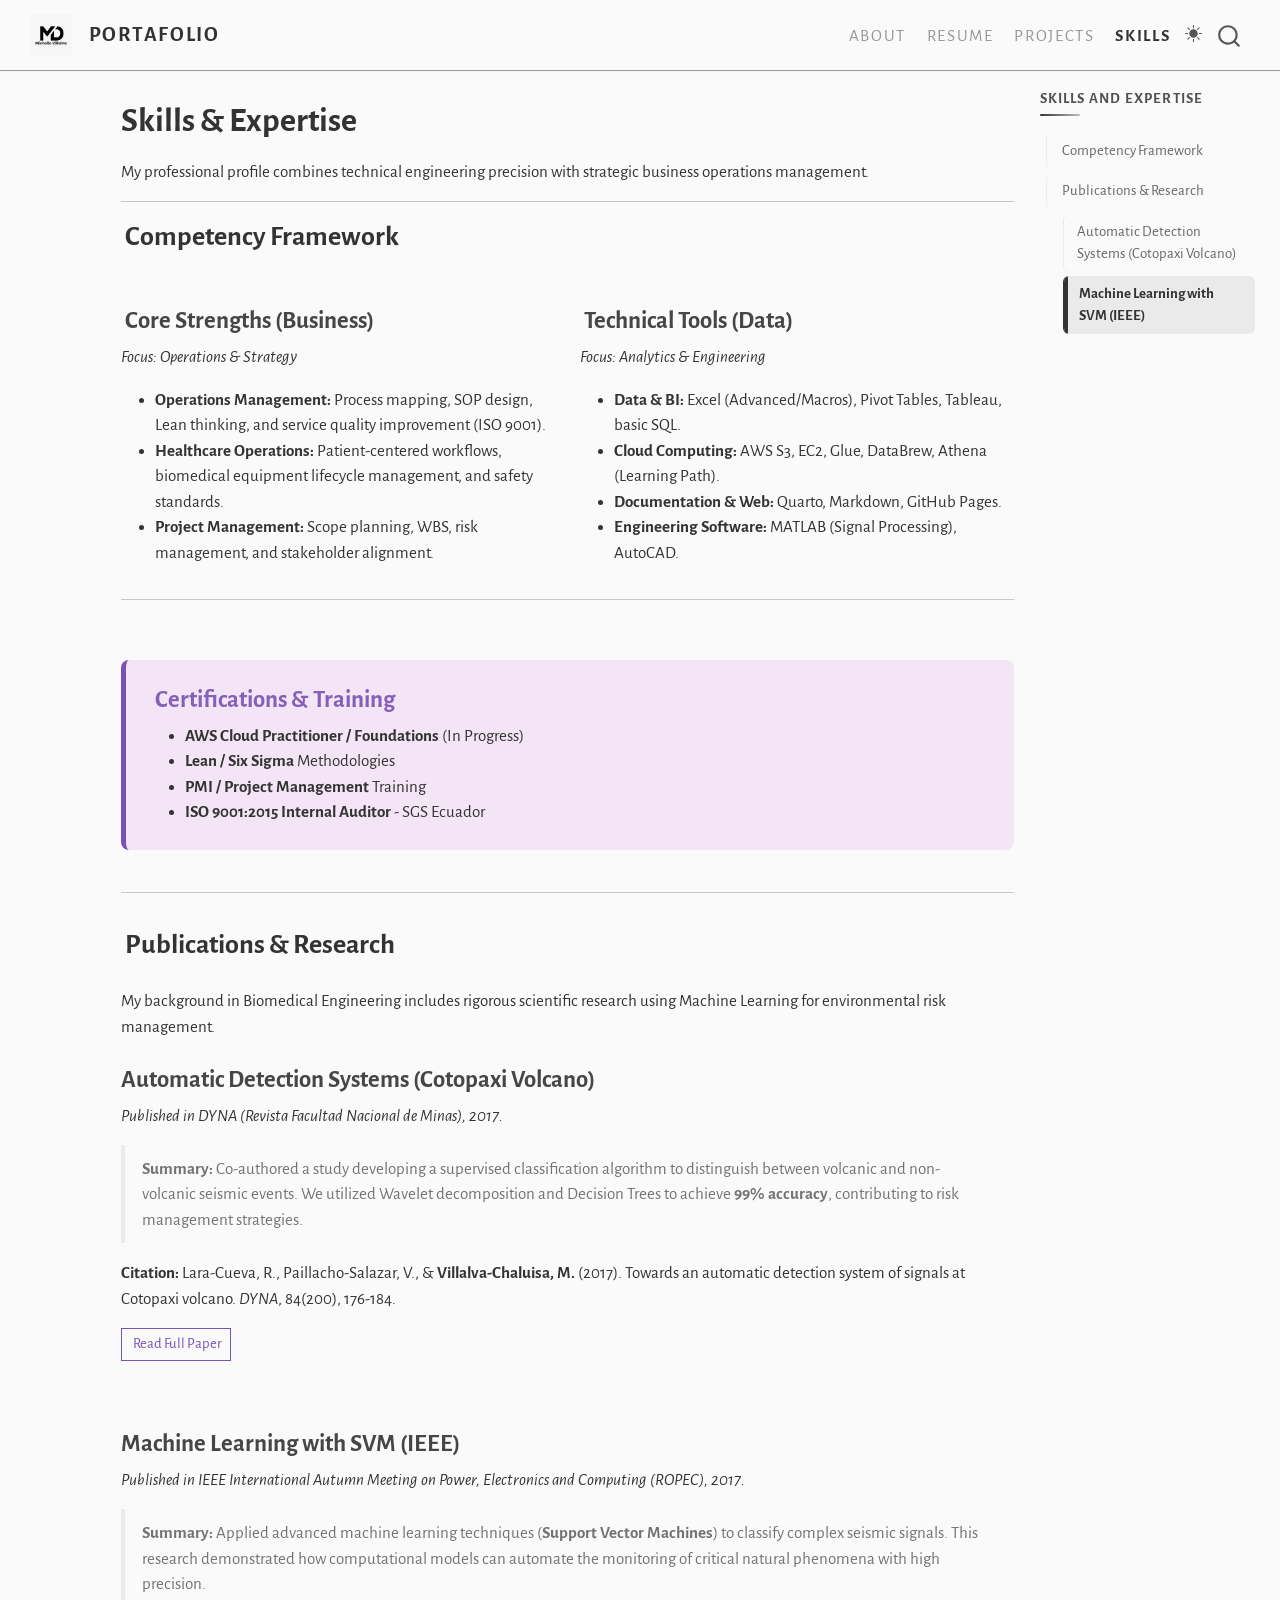
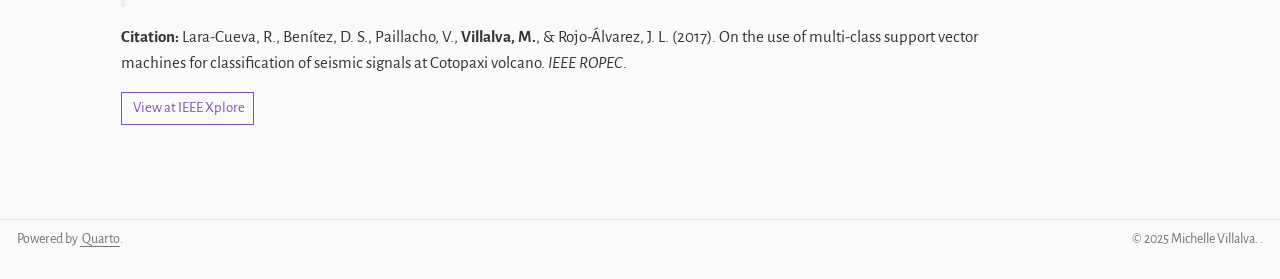
<file: skills 2.html>
<!DOCTYPE html>
<html xmlns="http://www.w3.org/1999/xhtml" lang="en-GB" xml:lang="en-GB"><head>

<meta charset="utf-8">
<meta name="generator" content="quarto-1.8.25">

<meta name="viewport" content="width=device-width, initial-scale=1.0, user-scalable=yes">


<title>Skills &amp; Expertise – Portafolio</title>
<style>
code{white-space: pre-wrap;}
span.smallcaps{font-variant: small-caps;}
div.columns{display: flex; gap: min(4vw, 1.5em);}
div.column{flex: auto; overflow-x: auto;}
div.hanging-indent{margin-left: 1.5em; text-indent: -1.5em;}
ul.task-list{list-style: none;}
ul.task-list li input[type="checkbox"] {
  width: 0.8em;
  margin: 0 0.8em 0.2em -1em; /* quarto-specific, see https://github.com/quarto-dev/quarto-cli/issues/4556 */ 
  vertical-align: middle;
}
</style>


<script src="site_libs/quarto-nav/quarto-nav.js"></script>
<script src="site_libs/quarto-nav/headroom.min.js"></script>
<script src="site_libs/clipboard/clipboard.min.js"></script>
<script src="site_libs/quarto-search/autocomplete.umd.js"></script>
<script src="site_libs/quarto-search/fuse.min.js"></script>
<script src="site_libs/quarto-search/quarto-search.js"></script>
<meta name="quarto:offset" content="./">
<link href="./Images/Logo.png" rel="icon" type="image/png">
<script src="site_libs/quarto-html/quarto.js" type="module"></script>
<script src="site_libs/quarto-html/tabsets/tabsets.js" type="module"></script>
<script src="site_libs/quarto-html/axe/axe-check.js" type="module"></script>
<script src="site_libs/quarto-html/popper.min.js"></script>
<script src="site_libs/quarto-html/tippy.umd.min.js"></script>
<script src="site_libs/quarto-html/anchor.min.js"></script>
<link href="site_libs/quarto-html/tippy.css" rel="stylesheet">
<link href="site_libs/quarto-html/quarto-syntax-highlighting-7b89279ff1a6dce999919e0e67d4d9ec.css" rel="stylesheet" class="quarto-color-scheme" id="quarto-text-highlighting-styles">
<link href="site_libs/quarto-html/quarto-syntax-highlighting-dark-707d8167ce6003fca903bfe2be84ab7f.css" rel="stylesheet" class="quarto-color-scheme quarto-color-alternate" id="quarto-text-highlighting-styles">
<link href="site_libs/quarto-html/quarto-syntax-highlighting-7b89279ff1a6dce999919e0e67d4d9ec.css" rel="stylesheet" class="quarto-color-scheme-extra" id="quarto-text-highlighting-styles">
<script src="site_libs/bootstrap/bootstrap.min.js"></script>
<link href="site_libs/bootstrap/bootstrap-icons.css" rel="stylesheet">
<link href="site_libs/bootstrap/bootstrap-e888a3417ce4e43f57093104cbd74633.min.css" rel="stylesheet" append-hash="true" class="quarto-color-scheme" id="quarto-bootstrap" data-mode="light">
<link href="site_libs/bootstrap/bootstrap-dark-e592baf2dacfad6d5b5aa2afc3d7a119.min.css" rel="stylesheet" append-hash="true" class="quarto-color-scheme quarto-color-alternate" id="quarto-bootstrap" data-mode="dark">
<link href="site_libs/bootstrap/bootstrap-e888a3417ce4e43f57093104cbd74633.min.css" rel="stylesheet" append-hash="true" class="quarto-color-scheme-extra" id="quarto-bootstrap" data-mode="light">
<script src="site_libs/quarto-contrib/iconify-3.0.0/iconify-icon.min.js"></script>
<script id="quarto-search-options" type="application/json">{
  "location": "navbar",
  "copy-button": false,
  "collapse-after": 3,
  "panel-placement": "end",
  "type": "overlay",
  "limit": 50,
  "keyboard-shortcut": [
    "f",
    "/",
    "s"
  ],
  "show-item-context": false,
  "language": {
    "search-no-results-text": "No results",
    "search-matching-documents-text": "matching documents",
    "search-copy-link-title": "Copy link to search",
    "search-hide-matches-text": "Hide additional matches",
    "search-more-match-text": "more match in this document",
    "search-more-matches-text": "more matches in this document",
    "search-clear-button-title": "Clear",
    "search-text-placeholder": "",
    "search-detached-cancel-button-title": "Cancel",
    "search-submit-button-title": "Submit",
    "search-label": "Search"
  }
}</script>
<style>html{ scroll-behavior: smooth; }</style>


<meta property="og:title" content="Skills &amp; Expertise – Portafolio">
<meta property="og:description" content="A Portfolio by Michelle Villalva">
<meta property="og:image" content="Images/Myself.jpg">
<meta property="og:site_name" content="Portafolio">
<meta name="twitter:title" content="Skills &amp; Expertise – Portafolio">
<meta name="twitter:description" content="A Portfolio by Michelle Villalva">
<meta name="twitter:image" content="Images/Myself.jpg">
<meta name="twitter:card" content="summary_large_image">
</head>

<body class="nav-fixed quarto-light"><script id="quarto-html-before-body" type="application/javascript">
    const toggleBodyColorMode = (bsSheetEl) => {
      const mode = bsSheetEl.getAttribute("data-mode");
      const bodyEl = window.document.querySelector("body");
      if (mode === "dark") {
        bodyEl.classList.add("quarto-dark");
        bodyEl.classList.remove("quarto-light");
      } else {
        bodyEl.classList.add("quarto-light");
        bodyEl.classList.remove("quarto-dark");
      }
    }
    const toggleBodyColorPrimary = () => {
      const bsSheetEl = window.document.querySelector("link#quarto-bootstrap:not([rel=disabled-stylesheet])");
      if (bsSheetEl) {
        toggleBodyColorMode(bsSheetEl);
      }
    }
    const setColorSchemeToggle = (alternate) => {
      const toggles = window.document.querySelectorAll('.quarto-color-scheme-toggle');
      for (let i=0; i < toggles.length; i++) {
        const toggle = toggles[i];
        if (toggle) {
          if (alternate) {
            toggle.classList.add("alternate");
          } else {
            toggle.classList.remove("alternate");
          }
        }
      }
    };
    const toggleColorMode = (alternate) => {
      // Switch the stylesheets
      const primaryStylesheets = window.document.querySelectorAll('link.quarto-color-scheme:not(.quarto-color-alternate)');
      const alternateStylesheets = window.document.querySelectorAll('link.quarto-color-scheme.quarto-color-alternate');
      manageTransitions('#quarto-margin-sidebar .nav-link', false);
      if (alternate) {
        // note: dark is layered on light, we don't disable primary!
        enableStylesheet(alternateStylesheets);
        for (const sheetNode of alternateStylesheets) {
          if (sheetNode.id === "quarto-bootstrap") {
            toggleBodyColorMode(sheetNode);
          }
        }
      } else {
        disableStylesheet(alternateStylesheets);
        enableStylesheet(primaryStylesheets)
        toggleBodyColorPrimary();
      }
      manageTransitions('#quarto-margin-sidebar .nav-link', true);
      // Switch the toggles
      setColorSchemeToggle(alternate)
      // Hack to workaround the fact that safari doesn't
      // properly recolor the scrollbar when toggling (#1455)
      if (navigator.userAgent.indexOf('Safari') > 0 && navigator.userAgent.indexOf('Chrome') == -1) {
        manageTransitions("body", false);
        window.scrollTo(0, 1);
        setTimeout(() => {
          window.scrollTo(0, 0);
          manageTransitions("body", true);
        }, 40);
      }
    }
    const disableStylesheet = (stylesheets) => {
      for (let i=0; i < stylesheets.length; i++) {
        const stylesheet = stylesheets[i];
        stylesheet.rel = 'disabled-stylesheet';
      }
    }
    const enableStylesheet = (stylesheets) => {
      for (let i=0; i < stylesheets.length; i++) {
        const stylesheet = stylesheets[i];
        if(stylesheet.rel !== 'stylesheet') { // for Chrome, which will still FOUC without this check
          stylesheet.rel = 'stylesheet';
        }
      }
    }
    const manageTransitions = (selector, allowTransitions) => {
      const els = window.document.querySelectorAll(selector);
      for (let i=0; i < els.length; i++) {
        const el = els[i];
        if (allowTransitions) {
          el.classList.remove('notransition');
        } else {
          el.classList.add('notransition');
        }
      }
    }
    const isFileUrl = () => {
      return window.location.protocol === 'file:';
    }
    const hasAlternateSentinel = () => {
      let styleSentinel = getColorSchemeSentinel();
      if (styleSentinel !== null) {
        return styleSentinel === "alternate";
      } else {
        return false;
      }
    }
    const setStyleSentinel = (alternate) => {
      const value = alternate ? "alternate" : "default";
      if (!isFileUrl()) {
        window.localStorage.setItem("quarto-color-scheme", value);
      } else {
        localAlternateSentinel = value;
      }
    }
    const getColorSchemeSentinel = () => {
      if (!isFileUrl()) {
        const storageValue = window.localStorage.getItem("quarto-color-scheme");
        return storageValue != null ? storageValue : localAlternateSentinel;
      } else {
        return localAlternateSentinel;
      }
    }
    const toggleGiscusIfUsed = (isAlternate, darkModeDefault) => {
      const baseTheme = document.querySelector('#giscus-base-theme')?.value ?? 'light';
      const alternateTheme = document.querySelector('#giscus-alt-theme')?.value ?? 'dark';
      let newTheme = '';
      if(authorPrefersDark) {
        newTheme = isAlternate ? baseTheme : alternateTheme;
      } else {
        newTheme = isAlternate ? alternateTheme : baseTheme;
      }
      const changeGiscusTheme = () => {
        // From: https://github.com/giscus/giscus/issues/336
        const sendMessage = (message) => {
          const iframe = document.querySelector('iframe.giscus-frame');
          if (!iframe) return;
          iframe.contentWindow.postMessage({ giscus: message }, 'https://giscus.app');
        }
        sendMessage({
          setConfig: {
            theme: newTheme
          }
        });
      }
      const isGiscussLoaded = window.document.querySelector('iframe.giscus-frame') !== null;
      if (isGiscussLoaded) {
        changeGiscusTheme();
      }
    };
    const authorPrefersDark = false;
    const darkModeDefault = authorPrefersDark;
      document.querySelector('link#quarto-text-highlighting-styles.quarto-color-scheme-extra').rel = 'disabled-stylesheet';
      document.querySelector('link#quarto-bootstrap.quarto-color-scheme-extra').rel = 'disabled-stylesheet';
    let localAlternateSentinel = darkModeDefault ? 'alternate' : 'default';
    // Dark / light mode switch
    window.quartoToggleColorScheme = () => {
      // Read the current dark / light value
      let toAlternate = !hasAlternateSentinel();
      toggleColorMode(toAlternate);
      setStyleSentinel(toAlternate);
      toggleGiscusIfUsed(toAlternate, darkModeDefault);
      window.dispatchEvent(new Event('resize'));
    };
    // Switch to dark mode if need be
    if (hasAlternateSentinel()) {
      toggleColorMode(true);
    } else {
      toggleColorMode(false);
    }
  </script>

<div id="quarto-search-results"></div>
  <header id="quarto-header" class="headroom fixed-top">
    <nav class="navbar navbar-expand-lg " data-bs-theme="dark">
      <div class="navbar-container container-fluid">
      <div class="navbar-brand-container mx-auto">
    <a href="./index.html" class="navbar-brand navbar-brand-logo">
    <img src="./Images/Logo.png" alt="Michelle Villalva Logo" class="navbar-logo light-content">
    <img src="./Images/Logo.png" alt="Michelle Villalva Logo" class="navbar-logo dark-content">
    </a>
    <a class="navbar-brand" href="./index.html">
    <span class="navbar-title">PORTAFOLIO</span>
    </a>
  </div>
            <div id="quarto-search" class="" title="Search"></div>
          <button class="navbar-toggler" type="button" data-bs-toggle="collapse" data-bs-target="#navbarCollapse" aria-controls="navbarCollapse" role="menu" aria-expanded="false" aria-label="Toggle navigation" onclick="if (window.quartoToggleHeadroom) { window.quartoToggleHeadroom(); }">
  <span class="navbar-toggler-icon"></span>
</button>
          <div class="collapse navbar-collapse" id="navbarCollapse">
            <ul class="navbar-nav navbar-nav-scroll ms-auto">
  <li class="nav-item">
    <a class="nav-link" href="./index.html"> 
<span class="menu-text">About</span></a>
  </li>  
  <li class="nav-item">
    <a class="nav-link" href="./resume.html"> 
<span class="menu-text">Resume</span></a>
  </li>  
  <li class="nav-item">
    <a class="nav-link" href="./projects.html"> 
<span class="menu-text">Projects</span></a>
  </li>  
  <li class="nav-item">
    <a class="nav-link active" href="./skills.html" aria-current="page"> 
<span class="menu-text">Skills</span></a>
  </li>  
</ul>
          </div> <!-- /navcollapse -->
            <div class="quarto-navbar-tools">
  <a href="" class="quarto-color-scheme-toggle quarto-navigation-tool  px-1" onclick="window.quartoToggleColorScheme(); return false;" title="Toggle dark mode"><i class="bi"></i></a>
</div>
      </div> <!-- /container-fluid -->
    </nav>
</header>
<!-- content -->
<div id="quarto-content" class="quarto-container page-columns page-rows-contents page-layout-article page-navbar">
<!-- sidebar -->
<!-- margin-sidebar -->
    <div id="quarto-margin-sidebar" class="sidebar margin-sidebar">
        <nav id="TOC" role="doc-toc" class="toc-active">
    <h2 id="toc-title">Skills and Expertise</h2>
   
  <ul>
  <li><a href="#competency-framework" id="toc-competency-framework" class="nav-link active" data-scroll-target="#competency-framework"><iconify-icon role="img" inline="" icon="fa6-solid:layer-group" aria-label="Icon layer-group from fa6-solid Iconify.design set." title="Icon layer-group from fa6-solid Iconify.design set."></iconify-icon> Competency Framework</a></li>
  <li><a href="#publications-research" id="toc-publications-research" class="nav-link" data-scroll-target="#publications-research"><iconify-icon role="img" inline="" icon="fa6-solid:book-open" aria-label="Icon book-open from fa6-solid Iconify.design set." title="Icon book-open from fa6-solid Iconify.design set."></iconify-icon> Publications &amp; Research</a>
  <ul class="collapse">
  <li><a href="#automatic-detection-systems-cotopaxi-volcano" id="toc-automatic-detection-systems-cotopaxi-volcano" class="nav-link" data-scroll-target="#automatic-detection-systems-cotopaxi-volcano">Automatic Detection Systems (Cotopaxi Volcano)</a></li>
  <li><a href="#machine-learning-with-svm-ieee" id="toc-machine-learning-with-svm-ieee" class="nav-link" data-scroll-target="#machine-learning-with-svm-ieee">Machine Learning with SVM (IEEE)</a></li>
  </ul></li>
  </ul>
</nav>
    </div>
<!-- main -->
<main class="content" id="quarto-document-content">


<header id="title-block-header" class="quarto-title-block default">
<div class="quarto-title">
<h1 class="title">Skills &amp; Expertise</h1>
</div>



<div class="quarto-title-meta">

    
  
    
  </div>
  


</header>


<p>My professional profile combines technical engineering precision with strategic business operations management.</p>
<hr>
<section id="competency-framework" class="level2">
<h2 class="anchored" data-anchor-id="competency-framework"><iconify-icon role="img" inline="" icon="fa6-solid:layer-group" aria-label="Icon layer-group from fa6-solid Iconify.design set." title="Icon layer-group from fa6-solid Iconify.design set."></iconify-icon> Competency Framework</h2>
<div class="grid">
<section id="core-strengths-business" class="level3 g-col-12 g-col-md-6">
<h3 class="anchored" data-anchor-id="core-strengths-business"><iconify-icon role="img" inline="" icon="fa6-solid:briefcase" aria-label="Icon briefcase from fa6-solid Iconify.design set." title="Icon briefcase from fa6-solid Iconify.design set."></iconify-icon> Core Strengths (Business)</h3>
<p><em>Focus: Operations &amp; Strategy</em></p>
<ul>
<li><strong>Operations Management:</strong> Process mapping, SOP design, Lean thinking, and service quality improvement (ISO 9001).</li>
<li><strong>Healthcare Operations:</strong> Patient-centered workflows, biomedical equipment lifecycle management, and safety standards.</li>
<li><strong>Project Management:</strong> Scope planning, WBS, risk management, and stakeholder alignment.</li>
</ul>
</section>
<section id="technical-tools-data" class="level3 g-col-12 g-col-md-6">
<h3 class="anchored" data-anchor-id="technical-tools-data"><iconify-icon role="img" inline="" icon="fa6-solid:code" aria-label="Icon code from fa6-solid Iconify.design set." title="Icon code from fa6-solid Iconify.design set."></iconify-icon> Technical Tools (Data)</h3>
<p><em>Focus: Analytics &amp; Engineering</em></p>
<ul>
<li><strong>Data &amp; BI:</strong> Excel (Advanced/Macros), Pivot Tables, Tableau, basic SQL.</li>
<li><strong>Cloud Computing:</strong> AWS S3, EC2, Glue, DataBrew, Athena (Learning Path).</li>
<li><strong>Documentation &amp; Web:</strong> Quarto, Markdown, GitHub Pages.</li>
<li><strong>Engineering Software:</strong> MATLAB (Signal Processing), AutoCAD.</li>
</ul>
</section>
</div>
<hr>
<p><br></p>
<div style="background-color: #f3e5f5; padding: 25px; border-radius: 8px; border-left: 5px solid #7952b3;">
<h3 style="margin-top: 0; color: #7952b3;" class="anchored">
<iconify-icon role="img" inline="" icon="fa6-solid:certificate" aria-label="Icon certificate from fa6-solid Iconify.design set." title="Icon certificate from fa6-solid Iconify.design set."></iconify-icon> Certifications &amp; Training
</h3>
<ul style="margin-bottom: 0;">
<li>
<strong>AWS Cloud Practitioner / Foundations</strong> (In Progress)
</li>
<li>
<strong>Lean / Six Sigma</strong> Methodologies
</li>
<li>
<strong>PMI / Project Management</strong> Training
</li>
<li>
<strong>ISO 9001:2015 Internal Auditor</strong> - SGS Ecuador
</li>
</ul>
</div>
<p><br></p>
<hr>
</section>
<section id="publications-research" class="level2">
<h2 class="anchored" data-anchor-id="publications-research"><iconify-icon role="img" inline="" icon="fa6-solid:book-open" aria-label="Icon book-open from fa6-solid Iconify.design set." title="Icon book-open from fa6-solid Iconify.design set."></iconify-icon> Publications &amp; Research</h2>
<p>My background in Biomedical Engineering includes rigorous scientific research using Machine Learning for environmental risk management.</p>
<section id="automatic-detection-systems-cotopaxi-volcano" class="level3">
<h3 class="anchored" data-anchor-id="automatic-detection-systems-cotopaxi-volcano">Automatic Detection Systems (Cotopaxi Volcano)</h3>
<p><em>Published in DYNA (Revista Facultad Nacional de Minas), 2017.</em></p>
<blockquote class="blockquote">
<p><strong>Summary:</strong> Co-authored a study developing a supervised classification algorithm to distinguish between volcanic and non-volcanic seismic events. We utilized Wavelet decomposition and Decision Trees to achieve <strong>99% accuracy</strong>, contributing to risk management strategies.</p>
</blockquote>
<p><strong>Citation:</strong> Lara-Cueva, R., Paillacho-Salazar, V., &amp; <strong>Villalva-Chaluisa, M.</strong> (2017). Towards an automatic detection system of signals at Cotopaxi volcano. <em>DYNA</em>, 84(200), 176-184.</p>
<p><a href="https://www.redalyc.org/pdf/496/49650910021.pdf" class="btn btn-outline-primary btn-sm" target="_blank" role="button" style="color: #7952b3; border-color: #7952b3;"> <iconify-icon role="img" inline="" icon="fa6-solid:file-pdf" aria-label="Icon file-pdf from fa6-solid Iconify.design set." title="Icon file-pdf from fa6-solid Iconify.design set."></iconify-icon> Read Full Paper </a></p>
<p><br></p>
</section>
<section id="machine-learning-with-svm-ieee" class="level3">
<h3 class="anchored" data-anchor-id="machine-learning-with-svm-ieee">Machine Learning with SVM (IEEE)</h3>
<p><em>Published in IEEE International Autumn Meeting on Power, Electronics and Computing (ROPEC), 2017.</em></p>
<blockquote class="blockquote">
<p><strong>Summary:</strong> Applied advanced machine learning techniques (<strong>Support Vector Machines</strong>) to classify complex seismic signals. This research demonstrated how computational models can automate the monitoring of critical natural phenomena with high precision.</p>
</blockquote>
<p><strong>Citation:</strong> Lara-Cueva, R., Benítez, D. S., Paillacho, V., <strong>Villalva, M.</strong>, &amp; Rojo-Álvarez, J. L. (2017). On the use of multi-class support vector machines for classification of seismic signals at Cotopaxi volcano. <em>IEEE ROPEC</em>.</p>
<p><a href="https://ieeexplore.ieee.org/document/8261613" class="btn btn-outline-primary btn-sm" target="_blank" role="button" style="color: #7952b3; border-color: #7952b3;"> <iconify-icon role="img" inline="" icon="fa6-solid:book" aria-label="Icon book from fa6-solid Iconify.design set." title="Icon book from fa6-solid Iconify.design set."></iconify-icon> View at IEEE Xplore </a></p>


</section>
</section>

<a onclick="window.scrollTo(0, 0); return false;" role="button" id="quarto-back-to-top"><i class="bi bi-arrow-up"></i> Back to top</a></main> <!-- /main -->
<script id="quarto-html-after-body" type="application/javascript">
  window.document.addEventListener("DOMContentLoaded", function (event) {
    // Ensure there is a toggle, if there isn't float one in the top right
    if (window.document.querySelector('.quarto-color-scheme-toggle') === null) {
      const a = window.document.createElement('a');
      a.classList.add('top-right');
      a.classList.add('quarto-color-scheme-toggle');
      a.href = "";
      a.onclick = function() { try { window.quartoToggleColorScheme(); } catch {} return false; };
      const i = window.document.createElement("i");
      i.classList.add('bi');
      a.appendChild(i);
      window.document.body.appendChild(a);
    }
    setColorSchemeToggle(hasAlternateSentinel())
    const icon = "";
    const anchorJS = new window.AnchorJS();
    anchorJS.options = {
      placement: 'right',
      icon: icon
    };
    anchorJS.add('.anchored');
    const isCodeAnnotation = (el) => {
      for (const clz of el.classList) {
        if (clz.startsWith('code-annotation-')) {                     
          return true;
        }
      }
      return false;
    }
    const onCopySuccess = function(e) {
      // button target
      const button = e.trigger;
      // don't keep focus
      button.blur();
      // flash "checked"
      button.classList.add('code-copy-button-checked');
      var currentTitle = button.getAttribute("title");
      button.setAttribute("title", "Copied!");
      let tooltip;
      if (window.bootstrap) {
        button.setAttribute("data-bs-toggle", "tooltip");
        button.setAttribute("data-bs-placement", "left");
        button.setAttribute("data-bs-title", "Copied!");
        tooltip = new bootstrap.Tooltip(button, 
          { trigger: "manual", 
            customClass: "code-copy-button-tooltip",
            offset: [0, -8]});
        tooltip.show();    
      }
      setTimeout(function() {
        if (tooltip) {
          tooltip.hide();
          button.removeAttribute("data-bs-title");
          button.removeAttribute("data-bs-toggle");
          button.removeAttribute("data-bs-placement");
        }
        button.setAttribute("title", currentTitle);
        button.classList.remove('code-copy-button-checked');
      }, 1000);
      // clear code selection
      e.clearSelection();
    }
    const getTextToCopy = function(trigger) {
      const outerScaffold = trigger.parentElement.cloneNode(true);
      const codeEl = outerScaffold.querySelector('code');
      for (const childEl of codeEl.children) {
        if (isCodeAnnotation(childEl)) {
          childEl.remove();
        }
      }
      return codeEl.innerText;
    }
    const clipboard = new window.ClipboardJS('.code-copy-button:not([data-in-quarto-modal])', {
      text: getTextToCopy
    });
    clipboard.on('success', onCopySuccess);
    if (window.document.getElementById('quarto-embedded-source-code-modal')) {
      const clipboardModal = new window.ClipboardJS('.code-copy-button[data-in-quarto-modal]', {
        text: getTextToCopy,
        container: window.document.getElementById('quarto-embedded-source-code-modal')
      });
      clipboardModal.on('success', onCopySuccess);
    }
    const viewSource = window.document.getElementById('quarto-view-source') ||
                       window.document.getElementById('quarto-code-tools-source');
    if (viewSource) {
      const sourceUrl = viewSource.getAttribute("data-quarto-source-url");
      viewSource.addEventListener("click", function(e) {
        if (sourceUrl) {
          // rstudio viewer pane
          if (/\bcapabilities=\b/.test(window.location)) {
            window.open(sourceUrl);
          } else {
            window.location.href = sourceUrl;
          }
        } else {
          const modal = new bootstrap.Modal(document.getElementById('quarto-embedded-source-code-modal'));
          modal.show();
        }
        return false;
      });
    }
    function toggleCodeHandler(show) {
      return function(e) {
        const detailsSrc = window.document.querySelectorAll(".cell > details > .sourceCode");
        for (let i=0; i<detailsSrc.length; i++) {
          const details = detailsSrc[i].parentElement;
          if (show) {
            details.open = true;
          } else {
            details.removeAttribute("open");
          }
        }
        const cellCodeDivs = window.document.querySelectorAll(".cell > .sourceCode");
        const fromCls = show ? "hidden" : "unhidden";
        const toCls = show ? "unhidden" : "hidden";
        for (let i=0; i<cellCodeDivs.length; i++) {
          const codeDiv = cellCodeDivs[i];
          if (codeDiv.classList.contains(fromCls)) {
            codeDiv.classList.remove(fromCls);
            codeDiv.classList.add(toCls);
          } 
        }
        return false;
      }
    }
    const hideAllCode = window.document.getElementById("quarto-hide-all-code");
    if (hideAllCode) {
      hideAllCode.addEventListener("click", toggleCodeHandler(false));
    }
    const showAllCode = window.document.getElementById("quarto-show-all-code");
    if (showAllCode) {
      showAllCode.addEventListener("click", toggleCodeHandler(true));
    }
      var localhostRegex = new RegExp(/^(?:http|https):\/\/localhost\:?[0-9]*\//);
      var mailtoRegex = new RegExp(/^mailto:/);
        var filterRegex = new RegExp('/' + window.location.host + '/');
      var isInternal = (href) => {
          return filterRegex.test(href) || localhostRegex.test(href) || mailtoRegex.test(href);
      }
      // Inspect non-navigation links and adorn them if external
     var links = window.document.querySelectorAll('a[href]:not(.nav-link):not(.navbar-brand):not(.toc-action):not(.sidebar-link):not(.sidebar-item-toggle):not(.pagination-link):not(.no-external):not([aria-hidden]):not(.dropdown-item):not(.quarto-navigation-tool):not(.about-link)');
      for (var i=0; i<links.length; i++) {
        const link = links[i];
        if (!isInternal(link.href)) {
          // undo the damage that might have been done by quarto-nav.js in the case of
          // links that we want to consider external
          if (link.dataset.originalHref !== undefined) {
            link.href = link.dataset.originalHref;
          }
            // target, if specified
            link.setAttribute("target", "_blank");
            if (link.getAttribute("rel") === null) {
              link.setAttribute("rel", "noopener");
            }
        }
      }
    function tippyHover(el, contentFn, onTriggerFn, onUntriggerFn) {
      const config = {
        allowHTML: true,
        maxWidth: 500,
        delay: 100,
        arrow: false,
        appendTo: function(el) {
            return el.parentElement;
        },
        interactive: true,
        interactiveBorder: 10,
        theme: 'quarto',
        placement: 'bottom-start',
      };
      if (contentFn) {
        config.content = contentFn;
      }
      if (onTriggerFn) {
        config.onTrigger = onTriggerFn;
      }
      if (onUntriggerFn) {
        config.onUntrigger = onUntriggerFn;
      }
      window.tippy(el, config); 
    }
    const noterefs = window.document.querySelectorAll('a[role="doc-noteref"]');
    for (var i=0; i<noterefs.length; i++) {
      const ref = noterefs[i];
      tippyHover(ref, function() {
        // use id or data attribute instead here
        let href = ref.getAttribute('data-footnote-href') || ref.getAttribute('href');
        try { href = new URL(href).hash; } catch {}
        const id = href.replace(/^#\/?/, "");
        const note = window.document.getElementById(id);
        if (note) {
          return note.innerHTML;
        } else {
          return "";
        }
      });
    }
    const xrefs = window.document.querySelectorAll('a.quarto-xref');
    const processXRef = (id, note) => {
      // Strip column container classes
      const stripColumnClz = (el) => {
        el.classList.remove("page-full", "page-columns");
        if (el.children) {
          for (const child of el.children) {
            stripColumnClz(child);
          }
        }
      }
      stripColumnClz(note)
      if (id === null || id.startsWith('sec-')) {
        // Special case sections, only their first couple elements
        const container = document.createElement("div");
        if (note.children && note.children.length > 2) {
          container.appendChild(note.children[0].cloneNode(true));
          for (let i = 1; i < note.children.length; i++) {
            const child = note.children[i];
            if (child.tagName === "P" && child.innerText === "") {
              continue;
            } else {
              container.appendChild(child.cloneNode(true));
              break;
            }
          }
          if (window.Quarto?.typesetMath) {
            window.Quarto.typesetMath(container);
          }
          return container.innerHTML
        } else {
          if (window.Quarto?.typesetMath) {
            window.Quarto.typesetMath(note);
          }
          return note.innerHTML;
        }
      } else {
        // Remove any anchor links if they are present
        const anchorLink = note.querySelector('a.anchorjs-link');
        if (anchorLink) {
          anchorLink.remove();
        }
        if (window.Quarto?.typesetMath) {
          window.Quarto.typesetMath(note);
        }
        if (note.classList.contains("callout")) {
          return note.outerHTML;
        } else {
          return note.innerHTML;
        }
      }
    }
    for (var i=0; i<xrefs.length; i++) {
      const xref = xrefs[i];
      tippyHover(xref, undefined, function(instance) {
        instance.disable();
        let url = xref.getAttribute('href');
        let hash = undefined; 
        if (url.startsWith('#')) {
          hash = url;
        } else {
          try { hash = new URL(url).hash; } catch {}
        }
        if (hash) {
          const id = hash.replace(/^#\/?/, "");
          const note = window.document.getElementById(id);
          if (note !== null) {
            try {
              const html = processXRef(id, note.cloneNode(true));
              instance.setContent(html);
            } finally {
              instance.enable();
              instance.show();
            }
          } else {
            // See if we can fetch this
            fetch(url.split('#')[0])
            .then(res => res.text())
            .then(html => {
              const parser = new DOMParser();
              const htmlDoc = parser.parseFromString(html, "text/html");
              const note = htmlDoc.getElementById(id);
              if (note !== null) {
                const html = processXRef(id, note);
                instance.setContent(html);
              } 
            }).finally(() => {
              instance.enable();
              instance.show();
            });
          }
        } else {
          // See if we can fetch a full url (with no hash to target)
          // This is a special case and we should probably do some content thinning / targeting
          fetch(url)
          .then(res => res.text())
          .then(html => {
            const parser = new DOMParser();
            const htmlDoc = parser.parseFromString(html, "text/html");
            const note = htmlDoc.querySelector('main.content');
            if (note !== null) {
              // This should only happen for chapter cross references
              // (since there is no id in the URL)
              // remove the first header
              if (note.children.length > 0 && note.children[0].tagName === "HEADER") {
                note.children[0].remove();
              }
              const html = processXRef(null, note);
              instance.setContent(html);
            } 
          }).finally(() => {
            instance.enable();
            instance.show();
          });
        }
      }, function(instance) {
      });
    }
        let selectedAnnoteEl;
        const selectorForAnnotation = ( cell, annotation) => {
          let cellAttr = 'data-code-cell="' + cell + '"';
          let lineAttr = 'data-code-annotation="' +  annotation + '"';
          const selector = 'span[' + cellAttr + '][' + lineAttr + ']';
          return selector;
        }
        const selectCodeLines = (annoteEl) => {
          const doc = window.document;
          const targetCell = annoteEl.getAttribute("data-target-cell");
          const targetAnnotation = annoteEl.getAttribute("data-target-annotation");
          const annoteSpan = window.document.querySelector(selectorForAnnotation(targetCell, targetAnnotation));
          const lines = annoteSpan.getAttribute("data-code-lines").split(",");
          const lineIds = lines.map((line) => {
            return targetCell + "-" + line;
          })
          let top = null;
          let height = null;
          let parent = null;
          if (lineIds.length > 0) {
              //compute the position of the single el (top and bottom and make a div)
              const el = window.document.getElementById(lineIds[0]);
              top = el.offsetTop;
              height = el.offsetHeight;
              parent = el.parentElement.parentElement;
            if (lineIds.length > 1) {
              const lastEl = window.document.getElementById(lineIds[lineIds.length - 1]);
              const bottom = lastEl.offsetTop + lastEl.offsetHeight;
              height = bottom - top;
            }
            if (top !== null && height !== null && parent !== null) {
              // cook up a div (if necessary) and position it 
              let div = window.document.getElementById("code-annotation-line-highlight");
              if (div === null) {
                div = window.document.createElement("div");
                div.setAttribute("id", "code-annotation-line-highlight");
                div.style.position = 'absolute';
                parent.appendChild(div);
              }
              div.style.top = top - 2 + "px";
              div.style.height = height + 4 + "px";
              div.style.left = 0;
              let gutterDiv = window.document.getElementById("code-annotation-line-highlight-gutter");
              if (gutterDiv === null) {
                gutterDiv = window.document.createElement("div");
                gutterDiv.setAttribute("id", "code-annotation-line-highlight-gutter");
                gutterDiv.style.position = 'absolute';
                const codeCell = window.document.getElementById(targetCell);
                const gutter = codeCell.querySelector('.code-annotation-gutter');
                gutter.appendChild(gutterDiv);
              }
              gutterDiv.style.top = top - 2 + "px";
              gutterDiv.style.height = height + 4 + "px";
            }
            selectedAnnoteEl = annoteEl;
          }
        };
        const unselectCodeLines = () => {
          const elementsIds = ["code-annotation-line-highlight", "code-annotation-line-highlight-gutter"];
          elementsIds.forEach((elId) => {
            const div = window.document.getElementById(elId);
            if (div) {
              div.remove();
            }
          });
          selectedAnnoteEl = undefined;
        };
          // Handle positioning of the toggle
      window.addEventListener(
        "resize",
        throttle(() => {
          elRect = undefined;
          if (selectedAnnoteEl) {
            selectCodeLines(selectedAnnoteEl);
          }
        }, 10)
      );
      function throttle(fn, ms) {
      let throttle = false;
      let timer;
        return (...args) => {
          if(!throttle) { // first call gets through
              fn.apply(this, args);
              throttle = true;
          } else { // all the others get throttled
              if(timer) clearTimeout(timer); // cancel #2
              timer = setTimeout(() => {
                fn.apply(this, args);
                timer = throttle = false;
              }, ms);
          }
        };
      }
        // Attach click handler to the DT
        const annoteDls = window.document.querySelectorAll('dt[data-target-cell]');
        for (const annoteDlNode of annoteDls) {
          annoteDlNode.addEventListener('click', (event) => {
            const clickedEl = event.target;
            if (clickedEl !== selectedAnnoteEl) {
              unselectCodeLines();
              const activeEl = window.document.querySelector('dt[data-target-cell].code-annotation-active');
              if (activeEl) {
                activeEl.classList.remove('code-annotation-active');
              }
              selectCodeLines(clickedEl);
              clickedEl.classList.add('code-annotation-active');
            } else {
              // Unselect the line
              unselectCodeLines();
              clickedEl.classList.remove('code-annotation-active');
            }
          });
        }
    const findCites = (el) => {
      const parentEl = el.parentElement;
      if (parentEl) {
        const cites = parentEl.dataset.cites;
        if (cites) {
          return {
            el,
            cites: cites.split(' ')
          };
        } else {
          return findCites(el.parentElement)
        }
      } else {
        return undefined;
      }
    };
    var bibliorefs = window.document.querySelectorAll('a[role="doc-biblioref"]');
    for (var i=0; i<bibliorefs.length; i++) {
      const ref = bibliorefs[i];
      const citeInfo = findCites(ref);
      if (citeInfo) {
        tippyHover(citeInfo.el, function() {
          var popup = window.document.createElement('div');
          citeInfo.cites.forEach(function(cite) {
            var citeDiv = window.document.createElement('div');
            citeDiv.classList.add('hanging-indent');
            citeDiv.classList.add('csl-entry');
            var biblioDiv = window.document.getElementById('ref-' + cite);
            if (biblioDiv) {
              citeDiv.innerHTML = biblioDiv.innerHTML;
            }
            popup.appendChild(citeDiv);
          });
          return popup.innerHTML;
        });
      }
    }
  });
  </script>
</div> <!-- /content -->
<footer class="footer">
  <div class="nav-footer">
    <div class="nav-footer-left">
<p>Powered by <a href="https://quarto.org"><iconify-icon role="img" inline="" icon="simple-icons:quarto" aria-label="Quarto Logo" title="Quarto Logo"></iconify-icon> Quarto</a>.</p>
</div>   
    <div class="nav-footer-center">
      &nbsp;
    </div>
    <div class="nav-footer-right">
<p>© 2025 Michelle Villalva. <iconify-icon role="img" inline="" icon="octicon:heart-fill-16" aria-label="Heart" title="Heart"></iconify-icon>.</p>
</div>
  </div>
</footer>
<script>
  document.querySelectorAll('header#title-block-header div, header#title-block-header p').forEach(function(el) {
    if (!el.textContent.trim()) {
      el.style.display = 'none';
      el.textContent = "";
    }
  });
</script>




<script src="site_libs/quarto-html/zenscroll-min.js"></script>
</body></html>
</file>
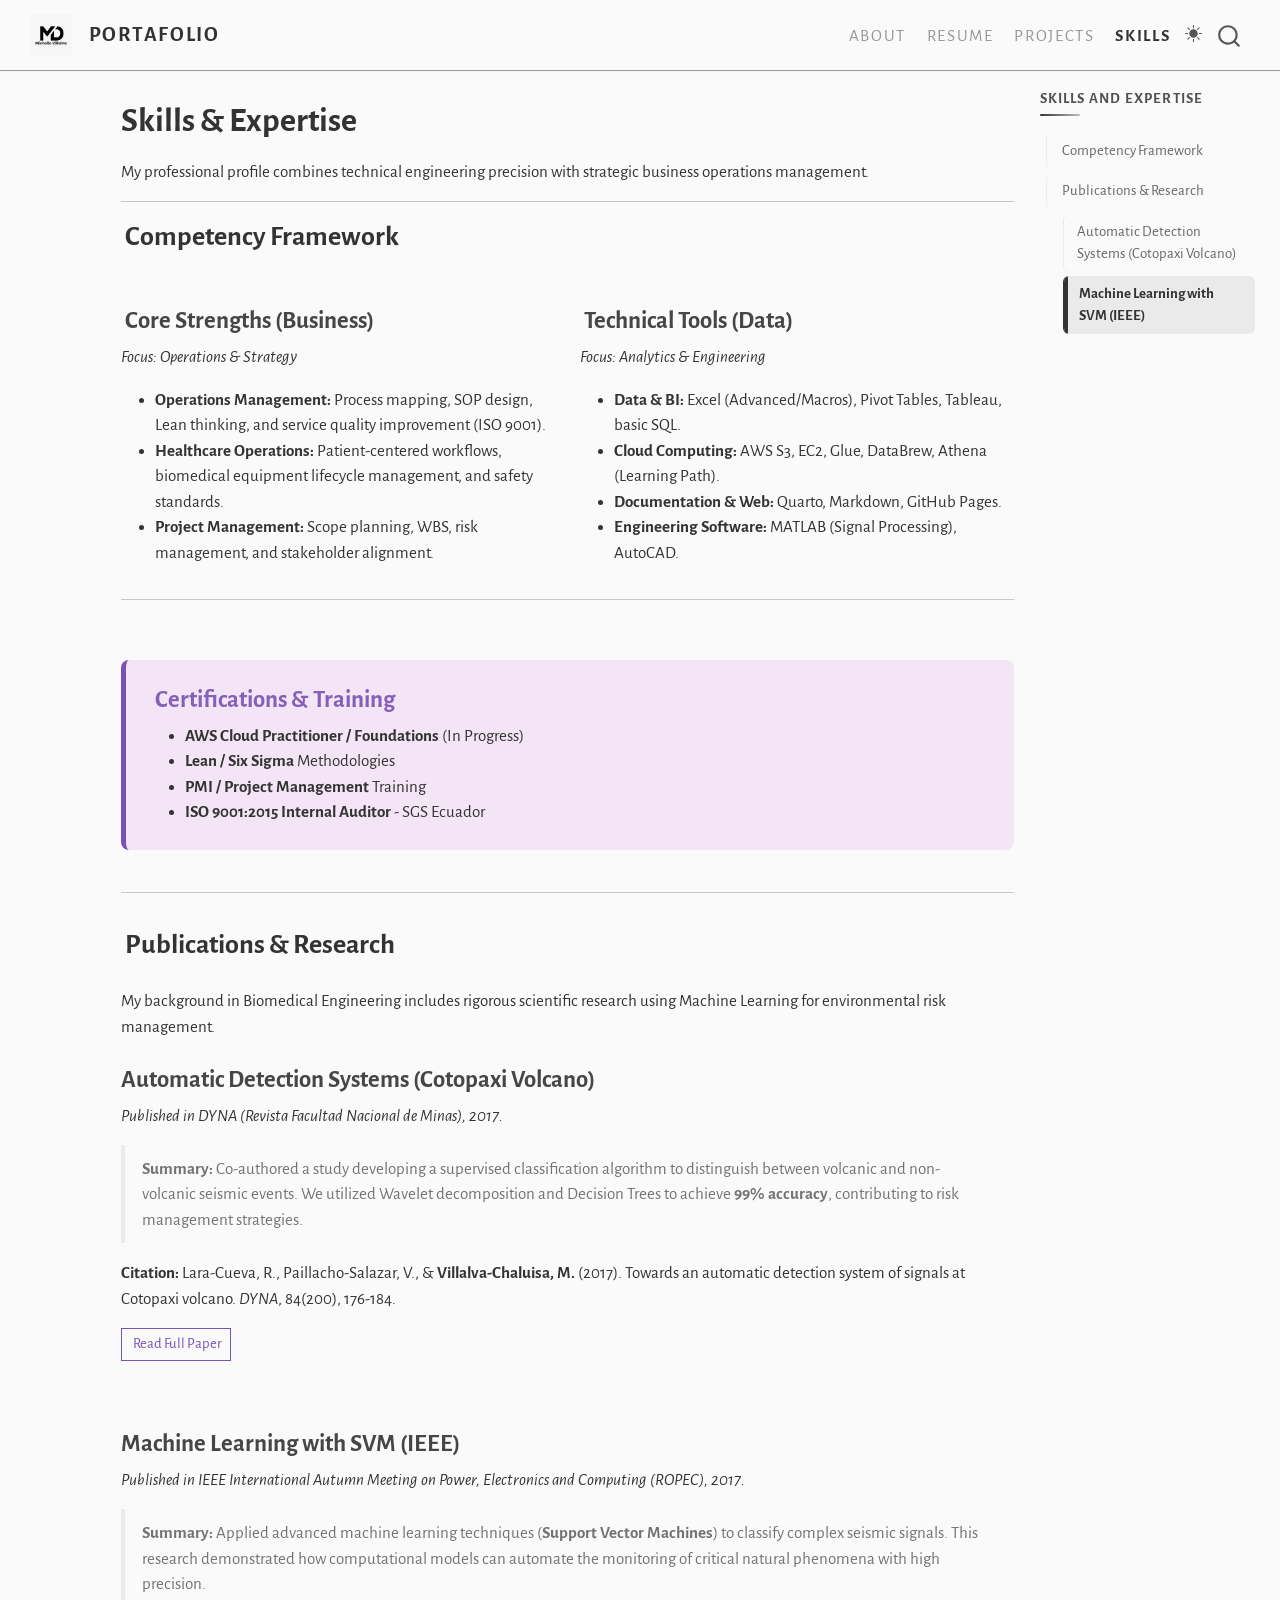
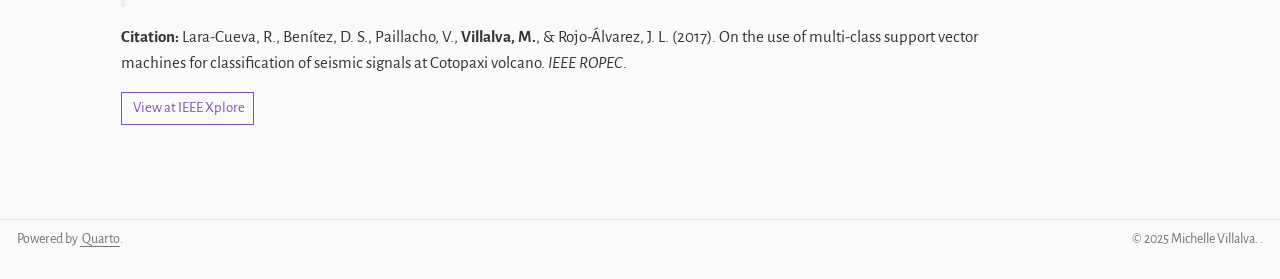
<file: skills.html>
<!DOCTYPE html>
<html xmlns="http://www.w3.org/1999/xhtml" lang="en-GB" xml:lang="en-GB"><head>

<meta charset="utf-8">
<meta name="generator" content="quarto-1.8.25">

<meta name="viewport" content="width=device-width, initial-scale=1.0, user-scalable=yes">


<title>Skills &amp; Expertise – Portafolio</title>
<style>
code{white-space: pre-wrap;}
span.smallcaps{font-variant: small-caps;}
div.columns{display: flex; gap: min(4vw, 1.5em);}
div.column{flex: auto; overflow-x: auto;}
div.hanging-indent{margin-left: 1.5em; text-indent: -1.5em;}
ul.task-list{list-style: none;}
ul.task-list li input[type="checkbox"] {
  width: 0.8em;
  margin: 0 0.8em 0.2em -1em; /* quarto-specific, see https://github.com/quarto-dev/quarto-cli/issues/4556 */ 
  vertical-align: middle;
}
</style>


<script src="site_libs/quarto-nav/quarto-nav.js"></script>
<script src="site_libs/quarto-nav/headroom.min.js"></script>
<script src="site_libs/clipboard/clipboard.min.js"></script>
<script src="site_libs/quarto-search/autocomplete.umd.js"></script>
<script src="site_libs/quarto-search/fuse.min.js"></script>
<script src="site_libs/quarto-search/quarto-search.js"></script>
<meta name="quarto:offset" content="./">
<link href="./Images/Logo.png" rel="icon" type="image/png">
<script src="site_libs/quarto-html/quarto.js" type="module"></script>
<script src="site_libs/quarto-html/tabsets/tabsets.js" type="module"></script>
<script src="site_libs/quarto-html/axe/axe-check.js" type="module"></script>
<script src="site_libs/quarto-html/popper.min.js"></script>
<script src="site_libs/quarto-html/tippy.umd.min.js"></script>
<script src="site_libs/quarto-html/anchor.min.js"></script>
<link href="site_libs/quarto-html/tippy.css" rel="stylesheet">
<link href="site_libs/quarto-html/quarto-syntax-highlighting-7b89279ff1a6dce999919e0e67d4d9ec.css" rel="stylesheet" class="quarto-color-scheme" id="quarto-text-highlighting-styles">
<link href="site_libs/quarto-html/quarto-syntax-highlighting-dark-707d8167ce6003fca903bfe2be84ab7f.css" rel="stylesheet" class="quarto-color-scheme quarto-color-alternate" id="quarto-text-highlighting-styles">
<link href="site_libs/quarto-html/quarto-syntax-highlighting-7b89279ff1a6dce999919e0e67d4d9ec.css" rel="stylesheet" class="quarto-color-scheme-extra" id="quarto-text-highlighting-styles">
<script src="site_libs/bootstrap/bootstrap.min.js"></script>
<link href="site_libs/bootstrap/bootstrap-icons.css" rel="stylesheet">
<link href="site_libs/bootstrap/bootstrap-e888a3417ce4e43f57093104cbd74633.min.css" rel="stylesheet" append-hash="true" class="quarto-color-scheme" id="quarto-bootstrap" data-mode="light">
<link href="site_libs/bootstrap/bootstrap-dark-e592baf2dacfad6d5b5aa2afc3d7a119.min.css" rel="stylesheet" append-hash="true" class="quarto-color-scheme quarto-color-alternate" id="quarto-bootstrap" data-mode="dark">
<link href="site_libs/bootstrap/bootstrap-e888a3417ce4e43f57093104cbd74633.min.css" rel="stylesheet" append-hash="true" class="quarto-color-scheme-extra" id="quarto-bootstrap" data-mode="light">
<script src="site_libs/quarto-contrib/iconify-3.0.0/iconify-icon.min.js"></script>
<script id="quarto-search-options" type="application/json">{
  "location": "navbar",
  "copy-button": false,
  "collapse-after": 3,
  "panel-placement": "end",
  "type": "overlay",
  "limit": 50,
  "keyboard-shortcut": [
    "f",
    "/",
    "s"
  ],
  "show-item-context": false,
  "language": {
    "search-no-results-text": "No results",
    "search-matching-documents-text": "matching documents",
    "search-copy-link-title": "Copy link to search",
    "search-hide-matches-text": "Hide additional matches",
    "search-more-match-text": "more match in this document",
    "search-more-matches-text": "more matches in this document",
    "search-clear-button-title": "Clear",
    "search-text-placeholder": "",
    "search-detached-cancel-button-title": "Cancel",
    "search-submit-button-title": "Submit",
    "search-label": "Search"
  }
}</script>
<style>html{ scroll-behavior: smooth; }</style>


<meta property="og:title" content="Skills &amp; Expertise – Portafolio">
<meta property="og:description" content="A Portfolio by Michelle Villalva">
<meta property="og:image" content="https://mdvillalva92-lab.github.io/mvillalva-portafolio/Images/Myself.jpg">
<meta property="og:site_name" content="Portafolio">
<meta name="twitter:title" content="Skills &amp; Expertise – Portafolio">
<meta name="twitter:description" content="A Portfolio by Michelle Villalva">
<meta name="twitter:image" content="https://mdvillalva92-lab.github.io/mvillalva-portafolio/Images/Myself.jpg">
<meta name="twitter:card" content="summary_large_image">
</head>

<body class="nav-fixed quarto-light"><script id="quarto-html-before-body" type="application/javascript">
    const toggleBodyColorMode = (bsSheetEl) => {
      const mode = bsSheetEl.getAttribute("data-mode");
      const bodyEl = window.document.querySelector("body");
      if (mode === "dark") {
        bodyEl.classList.add("quarto-dark");
        bodyEl.classList.remove("quarto-light");
      } else {
        bodyEl.classList.add("quarto-light");
        bodyEl.classList.remove("quarto-dark");
      }
    }
    const toggleBodyColorPrimary = () => {
      const bsSheetEl = window.document.querySelector("link#quarto-bootstrap:not([rel=disabled-stylesheet])");
      if (bsSheetEl) {
        toggleBodyColorMode(bsSheetEl);
      }
    }
    const setColorSchemeToggle = (alternate) => {
      const toggles = window.document.querySelectorAll('.quarto-color-scheme-toggle');
      for (let i=0; i < toggles.length; i++) {
        const toggle = toggles[i];
        if (toggle) {
          if (alternate) {
            toggle.classList.add("alternate");
          } else {
            toggle.classList.remove("alternate");
          }
        }
      }
    };
    const toggleColorMode = (alternate) => {
      // Switch the stylesheets
      const primaryStylesheets = window.document.querySelectorAll('link.quarto-color-scheme:not(.quarto-color-alternate)');
      const alternateStylesheets = window.document.querySelectorAll('link.quarto-color-scheme.quarto-color-alternate');
      manageTransitions('#quarto-margin-sidebar .nav-link', false);
      if (alternate) {
        // note: dark is layered on light, we don't disable primary!
        enableStylesheet(alternateStylesheets);
        for (const sheetNode of alternateStylesheets) {
          if (sheetNode.id === "quarto-bootstrap") {
            toggleBodyColorMode(sheetNode);
          }
        }
      } else {
        disableStylesheet(alternateStylesheets);
        enableStylesheet(primaryStylesheets)
        toggleBodyColorPrimary();
      }
      manageTransitions('#quarto-margin-sidebar .nav-link', true);
      // Switch the toggles
      setColorSchemeToggle(alternate)
      // Hack to workaround the fact that safari doesn't
      // properly recolor the scrollbar when toggling (#1455)
      if (navigator.userAgent.indexOf('Safari') > 0 && navigator.userAgent.indexOf('Chrome') == -1) {
        manageTransitions("body", false);
        window.scrollTo(0, 1);
        setTimeout(() => {
          window.scrollTo(0, 0);
          manageTransitions("body", true);
        }, 40);
      }
    }
    const disableStylesheet = (stylesheets) => {
      for (let i=0; i < stylesheets.length; i++) {
        const stylesheet = stylesheets[i];
        stylesheet.rel = 'disabled-stylesheet';
      }
    }
    const enableStylesheet = (stylesheets) => {
      for (let i=0; i < stylesheets.length; i++) {
        const stylesheet = stylesheets[i];
        if(stylesheet.rel !== 'stylesheet') { // for Chrome, which will still FOUC without this check
          stylesheet.rel = 'stylesheet';
        }
      }
    }
    const manageTransitions = (selector, allowTransitions) => {
      const els = window.document.querySelectorAll(selector);
      for (let i=0; i < els.length; i++) {
        const el = els[i];
        if (allowTransitions) {
          el.classList.remove('notransition');
        } else {
          el.classList.add('notransition');
        }
      }
    }
    const isFileUrl = () => {
      return window.location.protocol === 'file:';
    }
    const hasAlternateSentinel = () => {
      let styleSentinel = getColorSchemeSentinel();
      if (styleSentinel !== null) {
        return styleSentinel === "alternate";
      } else {
        return false;
      }
    }
    const setStyleSentinel = (alternate) => {
      const value = alternate ? "alternate" : "default";
      if (!isFileUrl()) {
        window.localStorage.setItem("quarto-color-scheme", value);
      } else {
        localAlternateSentinel = value;
      }
    }
    const getColorSchemeSentinel = () => {
      if (!isFileUrl()) {
        const storageValue = window.localStorage.getItem("quarto-color-scheme");
        return storageValue != null ? storageValue : localAlternateSentinel;
      } else {
        return localAlternateSentinel;
      }
    }
    const toggleGiscusIfUsed = (isAlternate, darkModeDefault) => {
      const baseTheme = document.querySelector('#giscus-base-theme')?.value ?? 'light';
      const alternateTheme = document.querySelector('#giscus-alt-theme')?.value ?? 'dark';
      let newTheme = '';
      if(authorPrefersDark) {
        newTheme = isAlternate ? baseTheme : alternateTheme;
      } else {
        newTheme = isAlternate ? alternateTheme : baseTheme;
      }
      const changeGiscusTheme = () => {
        // From: https://github.com/giscus/giscus/issues/336
        const sendMessage = (message) => {
          const iframe = document.querySelector('iframe.giscus-frame');
          if (!iframe) return;
          iframe.contentWindow.postMessage({ giscus: message }, 'https://giscus.app');
        }
        sendMessage({
          setConfig: {
            theme: newTheme
          }
        });
      }
      const isGiscussLoaded = window.document.querySelector('iframe.giscus-frame') !== null;
      if (isGiscussLoaded) {
        changeGiscusTheme();
      }
    };
    const authorPrefersDark = false;
    const darkModeDefault = authorPrefersDark;
      document.querySelector('link#quarto-text-highlighting-styles.quarto-color-scheme-extra').rel = 'disabled-stylesheet';
      document.querySelector('link#quarto-bootstrap.quarto-color-scheme-extra').rel = 'disabled-stylesheet';
    let localAlternateSentinel = darkModeDefault ? 'alternate' : 'default';
    // Dark / light mode switch
    window.quartoToggleColorScheme = () => {
      // Read the current dark / light value
      let toAlternate = !hasAlternateSentinel();
      toggleColorMode(toAlternate);
      setStyleSentinel(toAlternate);
      toggleGiscusIfUsed(toAlternate, darkModeDefault);
      window.dispatchEvent(new Event('resize'));
    };
    // Switch to dark mode if need be
    if (hasAlternateSentinel()) {
      toggleColorMode(true);
    } else {
      toggleColorMode(false);
    }
  </script>

<div id="quarto-search-results"></div>
  <header id="quarto-header" class="headroom fixed-top">
    <nav class="navbar navbar-expand-lg " data-bs-theme="dark">
      <div class="navbar-container container-fluid">
      <div class="navbar-brand-container mx-auto">
    <a href="./index.html" class="navbar-brand navbar-brand-logo">
    <img src="./Images/Logo.png" alt="Michelle Villalva Logo" class="navbar-logo light-content">
    <img src="./Images/Logo.png" alt="Michelle Villalva Logo" class="navbar-logo dark-content">
    </a>
    <a class="navbar-brand" href="./index.html">
    <span class="navbar-title">PORTAFOLIO</span>
    </a>
  </div>
            <div id="quarto-search" class="" title="Search"></div>
          <button class="navbar-toggler" type="button" data-bs-toggle="collapse" data-bs-target="#navbarCollapse" aria-controls="navbarCollapse" role="menu" aria-expanded="false" aria-label="Toggle navigation" onclick="if (window.quartoToggleHeadroom) { window.quartoToggleHeadroom(); }">
  <span class="navbar-toggler-icon"></span>
</button>
          <div class="collapse navbar-collapse" id="navbarCollapse">
            <ul class="navbar-nav navbar-nav-scroll ms-auto">
  <li class="nav-item">
    <a class="nav-link" href="./index.html"> 
<span class="menu-text">About</span></a>
  </li>  
  <li class="nav-item">
    <a class="nav-link" href="./resume.html"> 
<span class="menu-text">Resume</span></a>
  </li>  
  <li class="nav-item">
    <a class="nav-link" href="./projects.html"> 
<span class="menu-text">Projects</span></a>
  </li>  
  <li class="nav-item">
    <a class="nav-link active" href="./skills.html" aria-current="page"> 
<span class="menu-text">Skills</span></a>
  </li>  
</ul>
          </div> <!-- /navcollapse -->
            <div class="quarto-navbar-tools">
  <a href="" class="quarto-color-scheme-toggle quarto-navigation-tool  px-1" onclick="window.quartoToggleColorScheme(); return false;" title="Toggle dark mode"><i class="bi"></i></a>
</div>
      </div> <!-- /container-fluid -->
    </nav>
</header>
<!-- content -->
<div id="quarto-content" class="quarto-container page-columns page-rows-contents page-layout-article page-navbar">
<!-- sidebar -->
<!-- margin-sidebar -->
    <div id="quarto-margin-sidebar" class="sidebar margin-sidebar">
        <nav id="TOC" role="doc-toc" class="toc-active">
    <h2 id="toc-title">Skills and Expertise</h2>
   
  <ul>
  <li><a href="#competency-framework" id="toc-competency-framework" class="nav-link active" data-scroll-target="#competency-framework"><iconify-icon role="img" inline="" icon="fa6-solid:layer-group" aria-label="Icon layer-group from fa6-solid Iconify.design set." title="Icon layer-group from fa6-solid Iconify.design set."></iconify-icon> Competency Framework</a></li>
  <li><a href="#publications-research" id="toc-publications-research" class="nav-link" data-scroll-target="#publications-research"><iconify-icon role="img" inline="" icon="fa6-solid:book-open" aria-label="Icon book-open from fa6-solid Iconify.design set." title="Icon book-open from fa6-solid Iconify.design set."></iconify-icon> Publications &amp; Research</a>
  <ul class="collapse">
  <li><a href="#automatic-detection-systems-cotopaxi-volcano" id="toc-automatic-detection-systems-cotopaxi-volcano" class="nav-link" data-scroll-target="#automatic-detection-systems-cotopaxi-volcano">Automatic Detection Systems (Cotopaxi Volcano)</a></li>
  <li><a href="#machine-learning-with-svm-ieee" id="toc-machine-learning-with-svm-ieee" class="nav-link" data-scroll-target="#machine-learning-with-svm-ieee">Machine Learning with SVM (IEEE)</a></li>
  </ul></li>
  </ul>
</nav>
    </div>
<!-- main -->
<main class="content" id="quarto-document-content">


<header id="title-block-header" class="quarto-title-block default">
<div class="quarto-title">
<h1 class="title">Skills &amp; Expertise</h1>
</div>



<div class="quarto-title-meta">

    
  
    
  </div>
  


</header>


<p>My professional profile combines technical engineering precision with strategic business operations management.</p>
<hr>
<section id="competency-framework" class="level2">
<h2 class="anchored" data-anchor-id="competency-framework"><iconify-icon role="img" inline="" icon="fa6-solid:layer-group" aria-label="Icon layer-group from fa6-solid Iconify.design set." title="Icon layer-group from fa6-solid Iconify.design set."></iconify-icon> Competency Framework</h2>
<div class="grid">
<section id="core-strengths-business" class="level3 g-col-12 g-col-md-6">
<h3 class="anchored" data-anchor-id="core-strengths-business"><iconify-icon role="img" inline="" icon="fa6-solid:briefcase" aria-label="Icon briefcase from fa6-solid Iconify.design set." title="Icon briefcase from fa6-solid Iconify.design set."></iconify-icon> Core Strengths (Business)</h3>
<p><em>Focus: Operations &amp; Strategy</em></p>
<ul>
<li><strong>Operations Management:</strong> Process mapping, SOP design, Lean thinking, and service quality improvement (ISO 9001).</li>
<li><strong>Healthcare Operations:</strong> Patient-centered workflows, biomedical equipment lifecycle management, and safety standards.</li>
<li><strong>Project Management:</strong> Scope planning, WBS, risk management, and stakeholder alignment.</li>
</ul>
</section>
<section id="technical-tools-data" class="level3 g-col-12 g-col-md-6">
<h3 class="anchored" data-anchor-id="technical-tools-data"><iconify-icon role="img" inline="" icon="fa6-solid:code" aria-label="Icon code from fa6-solid Iconify.design set." title="Icon code from fa6-solid Iconify.design set."></iconify-icon> Technical Tools (Data)</h3>
<p><em>Focus: Analytics &amp; Engineering</em></p>
<ul>
<li><strong>Data &amp; BI:</strong> Excel (Advanced/Macros), Pivot Tables, Tableau, basic SQL.</li>
<li><strong>Cloud Computing:</strong> AWS S3, EC2, Glue, DataBrew, Athena (Learning Path).</li>
<li><strong>Documentation &amp; Web:</strong> Quarto, Markdown, GitHub Pages.</li>
<li><strong>Engineering Software:</strong> MATLAB (Signal Processing), AutoCAD.</li>
</ul>
</section>
</div>
<hr>
<p><br></p>
<div style="background-color: #f3e5f5; padding: 25px; border-radius: 8px; border-left: 5px solid #7952b3;">
<h3 style="margin-top: 0; color: #7952b3;" class="anchored">
<iconify-icon role="img" inline="" icon="fa6-solid:certificate" aria-label="Icon certificate from fa6-solid Iconify.design set." title="Icon certificate from fa6-solid Iconify.design set."></iconify-icon> Certifications &amp; Training
</h3>
<ul style="margin-bottom: 0;">
<li>
<strong>AWS Cloud Practitioner / Foundations</strong> (In Progress)
</li>
<li>
<strong>Lean / Six Sigma</strong> Methodologies
</li>
<li>
<strong>PMI / Project Management</strong> Training
</li>
<li>
<strong>ISO 9001:2015 Internal Auditor</strong> - SGS Ecuador
</li>
</ul>
</div>
<p><br></p>
<hr>
</section>
<section id="publications-research" class="level2">
<h2 class="anchored" data-anchor-id="publications-research"><iconify-icon role="img" inline="" icon="fa6-solid:book-open" aria-label="Icon book-open from fa6-solid Iconify.design set." title="Icon book-open from fa6-solid Iconify.design set."></iconify-icon> Publications &amp; Research</h2>
<p>My background in Biomedical Engineering includes rigorous scientific research using Machine Learning for environmental risk management.</p>
<section id="automatic-detection-systems-cotopaxi-volcano" class="level3">
<h3 class="anchored" data-anchor-id="automatic-detection-systems-cotopaxi-volcano">Automatic Detection Systems (Cotopaxi Volcano)</h3>
<p><em>Published in DYNA (Revista Facultad Nacional de Minas), 2017.</em></p>
<blockquote class="blockquote">
<p><strong>Summary:</strong> Co-authored a study developing a supervised classification algorithm to distinguish between volcanic and non-volcanic seismic events. We utilized Wavelet decomposition and Decision Trees to achieve <strong>99% accuracy</strong>, contributing to risk management strategies.</p>
</blockquote>
<p><strong>Citation:</strong> Lara-Cueva, R., Paillacho-Salazar, V., &amp; <strong>Villalva-Chaluisa, M.</strong> (2017). Towards an automatic detection system of signals at Cotopaxi volcano. <em>DYNA</em>, 84(200), 176-184.</p>
<p><a href="https://www.redalyc.org/pdf/496/49650910021.pdf" class="btn btn-outline-primary btn-sm" target="_blank" role="button" style="color: #7952b3; border-color: #7952b3;"> <iconify-icon role="img" inline="" icon="fa6-solid:file-pdf" aria-label="Icon file-pdf from fa6-solid Iconify.design set." title="Icon file-pdf from fa6-solid Iconify.design set."></iconify-icon> Read Full Paper </a></p>
<p><br></p>
</section>
<section id="machine-learning-with-svm-ieee" class="level3">
<h3 class="anchored" data-anchor-id="machine-learning-with-svm-ieee">Machine Learning with SVM (IEEE)</h3>
<p><em>Published in IEEE International Autumn Meeting on Power, Electronics and Computing (ROPEC), 2017.</em></p>
<blockquote class="blockquote">
<p><strong>Summary:</strong> Applied advanced machine learning techniques (<strong>Support Vector Machines</strong>) to classify complex seismic signals. This research demonstrated how computational models can automate the monitoring of critical natural phenomena with high precision.</p>
</blockquote>
<p><strong>Citation:</strong> Lara-Cueva, R., Benítez, D. S., Paillacho, V., <strong>Villalva, M.</strong>, &amp; Rojo-Álvarez, J. L. (2017). On the use of multi-class support vector machines for classification of seismic signals at Cotopaxi volcano. <em>IEEE ROPEC</em>.</p>
<p><a href="https://ieeexplore.ieee.org/document/8261613" class="btn btn-outline-primary btn-sm" target="_blank" role="button" style="color: #7952b3; border-color: #7952b3;"> <iconify-icon role="img" inline="" icon="fa6-solid:book" aria-label="Icon book from fa6-solid Iconify.design set." title="Icon book from fa6-solid Iconify.design set."></iconify-icon> View at IEEE Xplore </a></p>


</section>
</section>

<a onclick="window.scrollTo(0, 0); return false;" role="button" id="quarto-back-to-top"><i class="bi bi-arrow-up"></i> Back to top</a></main> <!-- /main -->
<script id="quarto-html-after-body" type="application/javascript">
  window.document.addEventListener("DOMContentLoaded", function (event) {
    // Ensure there is a toggle, if there isn't float one in the top right
    if (window.document.querySelector('.quarto-color-scheme-toggle') === null) {
      const a = window.document.createElement('a');
      a.classList.add('top-right');
      a.classList.add('quarto-color-scheme-toggle');
      a.href = "";
      a.onclick = function() { try { window.quartoToggleColorScheme(); } catch {} return false; };
      const i = window.document.createElement("i");
      i.classList.add('bi');
      a.appendChild(i);
      window.document.body.appendChild(a);
    }
    setColorSchemeToggle(hasAlternateSentinel())
    const icon = "";
    const anchorJS = new window.AnchorJS();
    anchorJS.options = {
      placement: 'right',
      icon: icon
    };
    anchorJS.add('.anchored');
    const isCodeAnnotation = (el) => {
      for (const clz of el.classList) {
        if (clz.startsWith('code-annotation-')) {                     
          return true;
        }
      }
      return false;
    }
    const onCopySuccess = function(e) {
      // button target
      const button = e.trigger;
      // don't keep focus
      button.blur();
      // flash "checked"
      button.classList.add('code-copy-button-checked');
      var currentTitle = button.getAttribute("title");
      button.setAttribute("title", "Copied!");
      let tooltip;
      if (window.bootstrap) {
        button.setAttribute("data-bs-toggle", "tooltip");
        button.setAttribute("data-bs-placement", "left");
        button.setAttribute("data-bs-title", "Copied!");
        tooltip = new bootstrap.Tooltip(button, 
          { trigger: "manual", 
            customClass: "code-copy-button-tooltip",
            offset: [0, -8]});
        tooltip.show();    
      }
      setTimeout(function() {
        if (tooltip) {
          tooltip.hide();
          button.removeAttribute("data-bs-title");
          button.removeAttribute("data-bs-toggle");
          button.removeAttribute("data-bs-placement");
        }
        button.setAttribute("title", currentTitle);
        button.classList.remove('code-copy-button-checked');
      }, 1000);
      // clear code selection
      e.clearSelection();
    }
    const getTextToCopy = function(trigger) {
      const outerScaffold = trigger.parentElement.cloneNode(true);
      const codeEl = outerScaffold.querySelector('code');
      for (const childEl of codeEl.children) {
        if (isCodeAnnotation(childEl)) {
          childEl.remove();
        }
      }
      return codeEl.innerText;
    }
    const clipboard = new window.ClipboardJS('.code-copy-button:not([data-in-quarto-modal])', {
      text: getTextToCopy
    });
    clipboard.on('success', onCopySuccess);
    if (window.document.getElementById('quarto-embedded-source-code-modal')) {
      const clipboardModal = new window.ClipboardJS('.code-copy-button[data-in-quarto-modal]', {
        text: getTextToCopy,
        container: window.document.getElementById('quarto-embedded-source-code-modal')
      });
      clipboardModal.on('success', onCopySuccess);
    }
    const viewSource = window.document.getElementById('quarto-view-source') ||
                       window.document.getElementById('quarto-code-tools-source');
    if (viewSource) {
      const sourceUrl = viewSource.getAttribute("data-quarto-source-url");
      viewSource.addEventListener("click", function(e) {
        if (sourceUrl) {
          // rstudio viewer pane
          if (/\bcapabilities=\b/.test(window.location)) {
            window.open(sourceUrl);
          } else {
            window.location.href = sourceUrl;
          }
        } else {
          const modal = new bootstrap.Modal(document.getElementById('quarto-embedded-source-code-modal'));
          modal.show();
        }
        return false;
      });
    }
    function toggleCodeHandler(show) {
      return function(e) {
        const detailsSrc = window.document.querySelectorAll(".cell > details > .sourceCode");
        for (let i=0; i<detailsSrc.length; i++) {
          const details = detailsSrc[i].parentElement;
          if (show) {
            details.open = true;
          } else {
            details.removeAttribute("open");
          }
        }
        const cellCodeDivs = window.document.querySelectorAll(".cell > .sourceCode");
        const fromCls = show ? "hidden" : "unhidden";
        const toCls = show ? "unhidden" : "hidden";
        for (let i=0; i<cellCodeDivs.length; i++) {
          const codeDiv = cellCodeDivs[i];
          if (codeDiv.classList.contains(fromCls)) {
            codeDiv.classList.remove(fromCls);
            codeDiv.classList.add(toCls);
          } 
        }
        return false;
      }
    }
    const hideAllCode = window.document.getElementById("quarto-hide-all-code");
    if (hideAllCode) {
      hideAllCode.addEventListener("click", toggleCodeHandler(false));
    }
    const showAllCode = window.document.getElementById("quarto-show-all-code");
    if (showAllCode) {
      showAllCode.addEventListener("click", toggleCodeHandler(true));
    }
      var localhostRegex = new RegExp(/^(?:http|https):\/\/localhost\:?[0-9]*\//);
      var mailtoRegex = new RegExp(/^mailto:/);
        var filterRegex = new RegExp("https:\/\/mdvillalva92-lab\.github\.io\/mvillalva-portafolio\/");
      var isInternal = (href) => {
          return filterRegex.test(href) || localhostRegex.test(href) || mailtoRegex.test(href);
      }
      // Inspect non-navigation links and adorn them if external
     var links = window.document.querySelectorAll('a[href]:not(.nav-link):not(.navbar-brand):not(.toc-action):not(.sidebar-link):not(.sidebar-item-toggle):not(.pagination-link):not(.no-external):not([aria-hidden]):not(.dropdown-item):not(.quarto-navigation-tool):not(.about-link)');
      for (var i=0; i<links.length; i++) {
        const link = links[i];
        if (!isInternal(link.href)) {
          // undo the damage that might have been done by quarto-nav.js in the case of
          // links that we want to consider external
          if (link.dataset.originalHref !== undefined) {
            link.href = link.dataset.originalHref;
          }
            // target, if specified
            link.setAttribute("target", "_blank");
            if (link.getAttribute("rel") === null) {
              link.setAttribute("rel", "noopener");
            }
        }
      }
    function tippyHover(el, contentFn, onTriggerFn, onUntriggerFn) {
      const config = {
        allowHTML: true,
        maxWidth: 500,
        delay: 100,
        arrow: false,
        appendTo: function(el) {
            return el.parentElement;
        },
        interactive: true,
        interactiveBorder: 10,
        theme: 'quarto',
        placement: 'bottom-start',
      };
      if (contentFn) {
        config.content = contentFn;
      }
      if (onTriggerFn) {
        config.onTrigger = onTriggerFn;
      }
      if (onUntriggerFn) {
        config.onUntrigger = onUntriggerFn;
      }
      window.tippy(el, config); 
    }
    const noterefs = window.document.querySelectorAll('a[role="doc-noteref"]');
    for (var i=0; i<noterefs.length; i++) {
      const ref = noterefs[i];
      tippyHover(ref, function() {
        // use id or data attribute instead here
        let href = ref.getAttribute('data-footnote-href') || ref.getAttribute('href');
        try { href = new URL(href).hash; } catch {}
        const id = href.replace(/^#\/?/, "");
        const note = window.document.getElementById(id);
        if (note) {
          return note.innerHTML;
        } else {
          return "";
        }
      });
    }
    const xrefs = window.document.querySelectorAll('a.quarto-xref');
    const processXRef = (id, note) => {
      // Strip column container classes
      const stripColumnClz = (el) => {
        el.classList.remove("page-full", "page-columns");
        if (el.children) {
          for (const child of el.children) {
            stripColumnClz(child);
          }
        }
      }
      stripColumnClz(note)
      if (id === null || id.startsWith('sec-')) {
        // Special case sections, only their first couple elements
        const container = document.createElement("div");
        if (note.children && note.children.length > 2) {
          container.appendChild(note.children[0].cloneNode(true));
          for (let i = 1; i < note.children.length; i++) {
            const child = note.children[i];
            if (child.tagName === "P" && child.innerText === "") {
              continue;
            } else {
              container.appendChild(child.cloneNode(true));
              break;
            }
          }
          if (window.Quarto?.typesetMath) {
            window.Quarto.typesetMath(container);
          }
          return container.innerHTML
        } else {
          if (window.Quarto?.typesetMath) {
            window.Quarto.typesetMath(note);
          }
          return note.innerHTML;
        }
      } else {
        // Remove any anchor links if they are present
        const anchorLink = note.querySelector('a.anchorjs-link');
        if (anchorLink) {
          anchorLink.remove();
        }
        if (window.Quarto?.typesetMath) {
          window.Quarto.typesetMath(note);
        }
        if (note.classList.contains("callout")) {
          return note.outerHTML;
        } else {
          return note.innerHTML;
        }
      }
    }
    for (var i=0; i<xrefs.length; i++) {
      const xref = xrefs[i];
      tippyHover(xref, undefined, function(instance) {
        instance.disable();
        let url = xref.getAttribute('href');
        let hash = undefined; 
        if (url.startsWith('#')) {
          hash = url;
        } else {
          try { hash = new URL(url).hash; } catch {}
        }
        if (hash) {
          const id = hash.replace(/^#\/?/, "");
          const note = window.document.getElementById(id);
          if (note !== null) {
            try {
              const html = processXRef(id, note.cloneNode(true));
              instance.setContent(html);
            } finally {
              instance.enable();
              instance.show();
            }
          } else {
            // See if we can fetch this
            fetch(url.split('#')[0])
            .then(res => res.text())
            .then(html => {
              const parser = new DOMParser();
              const htmlDoc = parser.parseFromString(html, "text/html");
              const note = htmlDoc.getElementById(id);
              if (note !== null) {
                const html = processXRef(id, note);
                instance.setContent(html);
              } 
            }).finally(() => {
              instance.enable();
              instance.show();
            });
          }
        } else {
          // See if we can fetch a full url (with no hash to target)
          // This is a special case and we should probably do some content thinning / targeting
          fetch(url)
          .then(res => res.text())
          .then(html => {
            const parser = new DOMParser();
            const htmlDoc = parser.parseFromString(html, "text/html");
            const note = htmlDoc.querySelector('main.content');
            if (note !== null) {
              // This should only happen for chapter cross references
              // (since there is no id in the URL)
              // remove the first header
              if (note.children.length > 0 && note.children[0].tagName === "HEADER") {
                note.children[0].remove();
              }
              const html = processXRef(null, note);
              instance.setContent(html);
            } 
          }).finally(() => {
            instance.enable();
            instance.show();
          });
        }
      }, function(instance) {
      });
    }
        let selectedAnnoteEl;
        const selectorForAnnotation = ( cell, annotation) => {
          let cellAttr = 'data-code-cell="' + cell + '"';
          let lineAttr = 'data-code-annotation="' +  annotation + '"';
          const selector = 'span[' + cellAttr + '][' + lineAttr + ']';
          return selector;
        }
        const selectCodeLines = (annoteEl) => {
          const doc = window.document;
          const targetCell = annoteEl.getAttribute("data-target-cell");
          const targetAnnotation = annoteEl.getAttribute("data-target-annotation");
          const annoteSpan = window.document.querySelector(selectorForAnnotation(targetCell, targetAnnotation));
          const lines = annoteSpan.getAttribute("data-code-lines").split(",");
          const lineIds = lines.map((line) => {
            return targetCell + "-" + line;
          })
          let top = null;
          let height = null;
          let parent = null;
          if (lineIds.length > 0) {
              //compute the position of the single el (top and bottom and make a div)
              const el = window.document.getElementById(lineIds[0]);
              top = el.offsetTop;
              height = el.offsetHeight;
              parent = el.parentElement.parentElement;
            if (lineIds.length > 1) {
              const lastEl = window.document.getElementById(lineIds[lineIds.length - 1]);
              const bottom = lastEl.offsetTop + lastEl.offsetHeight;
              height = bottom - top;
            }
            if (top !== null && height !== null && parent !== null) {
              // cook up a div (if necessary) and position it 
              let div = window.document.getElementById("code-annotation-line-highlight");
              if (div === null) {
                div = window.document.createElement("div");
                div.setAttribute("id", "code-annotation-line-highlight");
                div.style.position = 'absolute';
                parent.appendChild(div);
              }
              div.style.top = top - 2 + "px";
              div.style.height = height + 4 + "px";
              div.style.left = 0;
              let gutterDiv = window.document.getElementById("code-annotation-line-highlight-gutter");
              if (gutterDiv === null) {
                gutterDiv = window.document.createElement("div");
                gutterDiv.setAttribute("id", "code-annotation-line-highlight-gutter");
                gutterDiv.style.position = 'absolute';
                const codeCell = window.document.getElementById(targetCell);
                const gutter = codeCell.querySelector('.code-annotation-gutter');
                gutter.appendChild(gutterDiv);
              }
              gutterDiv.style.top = top - 2 + "px";
              gutterDiv.style.height = height + 4 + "px";
            }
            selectedAnnoteEl = annoteEl;
          }
        };
        const unselectCodeLines = () => {
          const elementsIds = ["code-annotation-line-highlight", "code-annotation-line-highlight-gutter"];
          elementsIds.forEach((elId) => {
            const div = window.document.getElementById(elId);
            if (div) {
              div.remove();
            }
          });
          selectedAnnoteEl = undefined;
        };
          // Handle positioning of the toggle
      window.addEventListener(
        "resize",
        throttle(() => {
          elRect = undefined;
          if (selectedAnnoteEl) {
            selectCodeLines(selectedAnnoteEl);
          }
        }, 10)
      );
      function throttle(fn, ms) {
      let throttle = false;
      let timer;
        return (...args) => {
          if(!throttle) { // first call gets through
              fn.apply(this, args);
              throttle = true;
          } else { // all the others get throttled
              if(timer) clearTimeout(timer); // cancel #2
              timer = setTimeout(() => {
                fn.apply(this, args);
                timer = throttle = false;
              }, ms);
          }
        };
      }
        // Attach click handler to the DT
        const annoteDls = window.document.querySelectorAll('dt[data-target-cell]');
        for (const annoteDlNode of annoteDls) {
          annoteDlNode.addEventListener('click', (event) => {
            const clickedEl = event.target;
            if (clickedEl !== selectedAnnoteEl) {
              unselectCodeLines();
              const activeEl = window.document.querySelector('dt[data-target-cell].code-annotation-active');
              if (activeEl) {
                activeEl.classList.remove('code-annotation-active');
              }
              selectCodeLines(clickedEl);
              clickedEl.classList.add('code-annotation-active');
            } else {
              // Unselect the line
              unselectCodeLines();
              clickedEl.classList.remove('code-annotation-active');
            }
          });
        }
    const findCites = (el) => {
      const parentEl = el.parentElement;
      if (parentEl) {
        const cites = parentEl.dataset.cites;
        if (cites) {
          return {
            el,
            cites: cites.split(' ')
          };
        } else {
          return findCites(el.parentElement)
        }
      } else {
        return undefined;
      }
    };
    var bibliorefs = window.document.querySelectorAll('a[role="doc-biblioref"]');
    for (var i=0; i<bibliorefs.length; i++) {
      const ref = bibliorefs[i];
      const citeInfo = findCites(ref);
      if (citeInfo) {
        tippyHover(citeInfo.el, function() {
          var popup = window.document.createElement('div');
          citeInfo.cites.forEach(function(cite) {
            var citeDiv = window.document.createElement('div');
            citeDiv.classList.add('hanging-indent');
            citeDiv.classList.add('csl-entry');
            var biblioDiv = window.document.getElementById('ref-' + cite);
            if (biblioDiv) {
              citeDiv.innerHTML = biblioDiv.innerHTML;
            }
            popup.appendChild(citeDiv);
          });
          return popup.innerHTML;
        });
      }
    }
  });
  </script>
</div> <!-- /content -->
<footer class="footer">
  <div class="nav-footer">
    <div class="nav-footer-left">
<p>Powered by <a href="https://quarto.org"><iconify-icon role="img" inline="" icon="simple-icons:quarto" aria-label="Quarto Logo" title="Quarto Logo"></iconify-icon> Quarto</a>.</p>
</div>   
    <div class="nav-footer-center">
      &nbsp;
    </div>
    <div class="nav-footer-right">
<p>© 2025 Michelle Villalva. <iconify-icon role="img" inline="" icon="octicon:heart-fill-16" aria-label="Heart" title="Heart"></iconify-icon>.</p>
</div>
  </div>
</footer>
<script>
  document.querySelectorAll('header#title-block-header div, header#title-block-header p').forEach(function(el) {
    if (!el.textContent.trim()) {
      el.style.display = 'none';
      el.textContent = "";
    }
  });
</script>




<script src="site_libs/quarto-html/zenscroll-min.js"></script>
</body></html>
</file>
<file: site_libs/quarto-html/tippy.css>
.tippy-box[data-animation=fade][data-state=hidden]{opacity:0}[data-tippy-root]{max-width:calc(100vw - 10px)}.tippy-box{position:relative;background-color:#333;color:#fff;border-radius:4px;font-size:14px;line-height:1.4;white-space:normal;outline:0;transition-property:transform,visibility,opacity}.tippy-box[data-placement^=top]>.tippy-arrow{bottom:0}.tippy-box[data-placement^=top]>.tippy-arrow:before{bottom:-7px;left:0;border-width:8px 8px 0;border-top-color:initial;transform-origin:center top}.tippy-box[data-placement^=bottom]>.tippy-arrow{top:0}.tippy-box[data-placement^=bottom]>.tippy-arrow:before{top:-7px;left:0;border-width:0 8px 8px;border-bottom-color:initial;transform-origin:center bottom}.tippy-box[data-placement^=left]>.tippy-arrow{right:0}.tippy-box[data-placement^=left]>.tippy-arrow:before{border-width:8px 0 8px 8px;border-left-color:initial;right:-7px;transform-origin:center left}.tippy-box[data-placement^=right]>.tippy-arrow{left:0}.tippy-box[data-placement^=right]>.tippy-arrow:before{left:-7px;border-width:8px 8px 8px 0;border-right-color:initial;transform-origin:center right}.tippy-box[data-inertia][data-state=visible]{transition-timing-function:cubic-bezier(.54,1.5,.38,1.11)}.tippy-arrow{width:16px;height:16px;color:#333}.tippy-arrow:before{content:"";position:absolute;border-color:transparent;border-style:solid}.tippy-content{position:relative;padding:5px 9px;z-index:1}
</file>
<file: site_libs/quarto-html/quarto-syntax-highlighting-7b89279ff1a6dce999919e0e67d4d9ec.css>
/* quarto syntax highlight colors */
:root {
  --quarto-hl-ot-color: #003B4F;
  --quarto-hl-at-color: #657422;
  --quarto-hl-ss-color: #20794D;
  --quarto-hl-an-color: #5E5E5E;
  --quarto-hl-fu-color: #4758AB;
  --quarto-hl-st-color: #20794D;
  --quarto-hl-cf-color: #003B4F;
  --quarto-hl-op-color: #5E5E5E;
  --quarto-hl-er-color: #AD0000;
  --quarto-hl-bn-color: #AD0000;
  --quarto-hl-al-color: #AD0000;
  --quarto-hl-va-color: #111111;
  --quarto-hl-bu-color: inherit;
  --quarto-hl-ex-color: inherit;
  --quarto-hl-pp-color: #AD0000;
  --quarto-hl-in-color: #5E5E5E;
  --quarto-hl-vs-color: #20794D;
  --quarto-hl-wa-color: #5E5E5E;
  --quarto-hl-do-color: #5E5E5E;
  --quarto-hl-im-color: #00769E;
  --quarto-hl-ch-color: #20794D;
  --quarto-hl-dt-color: #AD0000;
  --quarto-hl-fl-color: #AD0000;
  --quarto-hl-co-color: #5E5E5E;
  --quarto-hl-cv-color: #5E5E5E;
  --quarto-hl-cn-color: #8f5902;
  --quarto-hl-sc-color: #5E5E5E;
  --quarto-hl-dv-color: #AD0000;
  --quarto-hl-kw-color: #003B4F;
}

/* other quarto variables */
:root {
  --quarto-font-monospace: SFMono-Regular, Menlo, Monaco, Consolas, "Liberation Mono", "Courier New", monospace;
}

/* syntax highlight based on Pandoc's rules */
pre > code.sourceCode > span {
  color: #003B4F;
}

code.sourceCode > span {
  color: #003B4F;
}

div.sourceCode,
div.sourceCode pre.sourceCode {
  color: #003B4F;
}

/* Normal */
code span {
  color: #003B4F;
}

/* Alert */
code span.al {
  color: #AD0000;
  font-style: inherit;
}

/* Annotation */
code span.an {
  color: #5E5E5E;
  font-style: inherit;
}

/* Attribute */
code span.at {
  color: #657422;
  font-style: inherit;
}

/* BaseN */
code span.bn {
  color: #AD0000;
  font-style: inherit;
}

/* BuiltIn */
code span.bu {
  font-style: inherit;
}

/* ControlFlow */
code span.cf {
  color: #003B4F;
  font-weight: bold;
  font-style: inherit;
}

/* Char */
code span.ch {
  color: #20794D;
  font-style: inherit;
}

/* Constant */
code span.cn {
  color: #8f5902;
  font-style: inherit;
}

/* Comment */
code span.co {
  color: #5E5E5E;
  font-style: inherit;
}

/* CommentVar */
code span.cv {
  color: #5E5E5E;
  font-style: italic;
}

/* Documentation */
code span.do {
  color: #5E5E5E;
  font-style: italic;
}

/* DataType */
code span.dt {
  color: #AD0000;
  font-style: inherit;
}

/* DecVal */
code span.dv {
  color: #AD0000;
  font-style: inherit;
}

/* Error */
code span.er {
  color: #AD0000;
  font-style: inherit;
}

/* Extension */
code span.ex {
  font-style: inherit;
}

/* Float */
code span.fl {
  color: #AD0000;
  font-style: inherit;
}

/* Function */
code span.fu {
  color: #4758AB;
  font-style: inherit;
}

/* Import */
code span.im {
  color: #00769E;
  font-style: inherit;
}

/* Information */
code span.in {
  color: #5E5E5E;
  font-style: inherit;
}

/* Keyword */
code span.kw {
  color: #003B4F;
  font-weight: bold;
  font-style: inherit;
}

/* Operator */
code span.op {
  color: #5E5E5E;
  font-style: inherit;
}

/* Other */
code span.ot {
  color: #003B4F;
  font-style: inherit;
}

/* Preprocessor */
code span.pp {
  color: #AD0000;
  font-style: inherit;
}

/* SpecialChar */
code span.sc {
  color: #5E5E5E;
  font-style: inherit;
}

/* SpecialString */
code span.ss {
  color: #20794D;
  font-style: inherit;
}

/* String */
code span.st {
  color: #20794D;
  font-style: inherit;
}

/* Variable */
code span.va {
  color: #111111;
  font-style: inherit;
}

/* VerbatimString */
code span.vs {
  color: #20794D;
  font-style: inherit;
}

/* Warning */
code span.wa {
  color: #5E5E5E;
  font-style: italic;
}

.prevent-inlining {
  content: "</";
}

/*# sourceMappingURL=3944bc705cfaf4c80e56f77c5205168a.css.map */
</file>
<file: site_libs/quarto-html/quarto-syntax-highlighting-dark-707d8167ce6003fca903bfe2be84ab7f.css>
/* quarto syntax highlight colors */
:root {
  --quarto-hl-al-color: #f07178;
  --quarto-hl-an-color: #d4d0ab;
  --quarto-hl-at-color: #00e0e0;
  --quarto-hl-bn-color: #d4d0ab;
  --quarto-hl-bu-color: #abe338;
  --quarto-hl-ch-color: #abe338;
  --quarto-hl-co-color: #f8f8f2;
  --quarto-hl-cv-color: #ffd700;
  --quarto-hl-cn-color: #ffd700;
  --quarto-hl-cf-color: #ffa07a;
  --quarto-hl-dt-color: #ffa07a;
  --quarto-hl-dv-color: #d4d0ab;
  --quarto-hl-do-color: #f8f8f2;
  --quarto-hl-er-color: #f07178;
  --quarto-hl-ex-color: #00e0e0;
  --quarto-hl-fl-color: #d4d0ab;
  --quarto-hl-fu-color: #ffa07a;
  --quarto-hl-im-color: #abe338;
  --quarto-hl-in-color: #d4d0ab;
  --quarto-hl-kw-color: #ffa07a;
  --quarto-hl-op-color: #ffa07a;
  --quarto-hl-ot-color: #00e0e0;
  --quarto-hl-pp-color: #dcc6e0;
  --quarto-hl-re-color: #00e0e0;
  --quarto-hl-sc-color: #abe338;
  --quarto-hl-ss-color: #abe338;
  --quarto-hl-st-color: #abe338;
  --quarto-hl-va-color: #00e0e0;
  --quarto-hl-vs-color: #abe338;
  --quarto-hl-wa-color: #dcc6e0;
}

/* other quarto variables */
:root {
  --quarto-font-monospace: SFMono-Regular, Menlo, Monaco, Consolas, "Liberation Mono", "Courier New", monospace;
}

/* syntax highlight based on Pandoc's rules */
pre > code.sourceCode > span {
  color: #f8f8f2;
}

code.sourceCode > span {
  color: #f8f8f2;
}

div.sourceCode,
div.sourceCode pre.sourceCode {
  color: #f8f8f2;
}

/* Normal */
code span {
  color: #f8f8f2;
}

/* Alert */
code span.al {
  color: #f07178;
}

/* Annotation */
code span.an {
  color: #d4d0ab;
}

/* Attribute */
code span.at {
  color: #00e0e0;
}

/* BaseN */
code span.bn {
  color: #d4d0ab;
}

/* BuiltIn */
code span.bu {
  color: #abe338;
}

/* ControlFlow */
code span.cf {
  font-weight: bold;
  color: #ffa07a;
}

/* Char */
code span.ch {
  color: #abe338;
}

/* Constant */
code span.cn {
  color: #ffd700;
}

/* Comment */
code span.co {
  font-style: italic;
  color: #f8f8f2;
}

/* CommentVar */
code span.cv {
  color: #ffd700;
}

/* Documentation */
code span.do {
  color: #f8f8f2;
}

/* DataType */
code span.dt {
  color: #ffa07a;
}

/* DecVal */
code span.dv {
  color: #d4d0ab;
}

/* Error */
code span.er {
  color: #f07178;
  text-decoration: underline;
}

/* Extension */
code span.ex {
  font-weight: bold;
  color: #00e0e0;
}

/* Float */
code span.fl {
  color: #d4d0ab;
}

/* Function */
code span.fu {
  color: #ffa07a;
}

/* Import */
code span.im {
  color: #abe338;
}

/* Information */
code span.in {
  color: #d4d0ab;
}

/* Keyword */
code span.kw {
  font-weight: bold;
  color: #ffa07a;
}

/* Operator */
code span.op {
  color: #ffa07a;
}

/* Other */
code span.ot {
  color: #00e0e0;
}

/* Preprocessor */
code span.pp {
  color: #dcc6e0;
}

/* RegionMarker */
code span.re {
  background-color: #f8f8f2;
  color: #00e0e0;
}

/* SpecialChar */
code span.sc {
  color: #abe338;
}

/* SpecialString */
code span.ss {
  color: #abe338;
}

/* String */
code span.st {
  color: #abe338;
}

/* Variable */
code span.va {
  color: #00e0e0;
}

/* VerbatimString */
code span.vs {
  color: #abe338;
}

/* Warning */
code span.wa {
  color: #dcc6e0;
}

.prevent-inlining {
  content: "</";
}

/*# sourceMappingURL=f5ab3bb6f5ded8da9f12dd3a91d3da26.css.map */
</file>
<file: site_libs/quarto-diagram/mermaid.css>
.mermaidTooltip {
  position: absolute;
  text-align: center;
  max-width: 200px;
  padding: 2px;
  font-family: "trebuchet ms", verdana, arial;
  font-size: 12px;
  background: #ffffde;
  border: 1px solid #aaaa33;
  border-radius: 2px;
  pointer-events: none;
  z-index: 1000;
}
</file>
